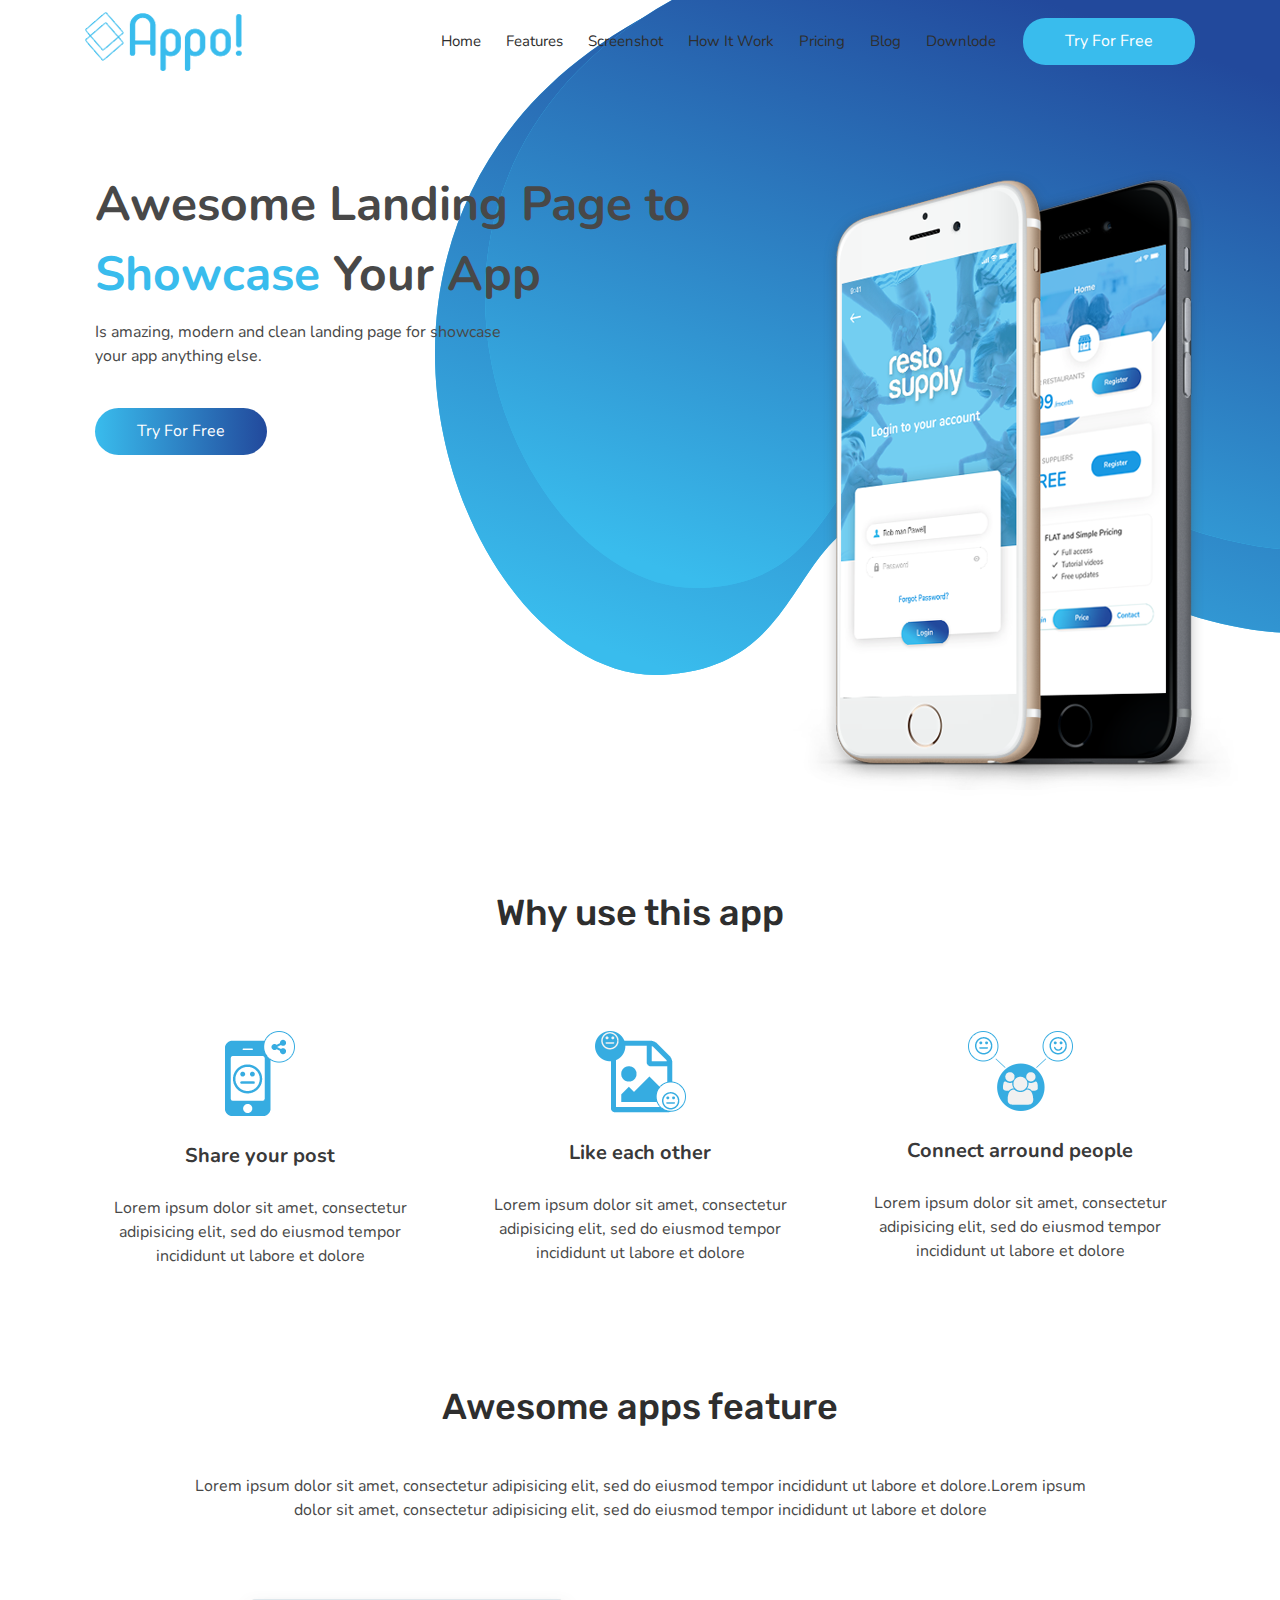
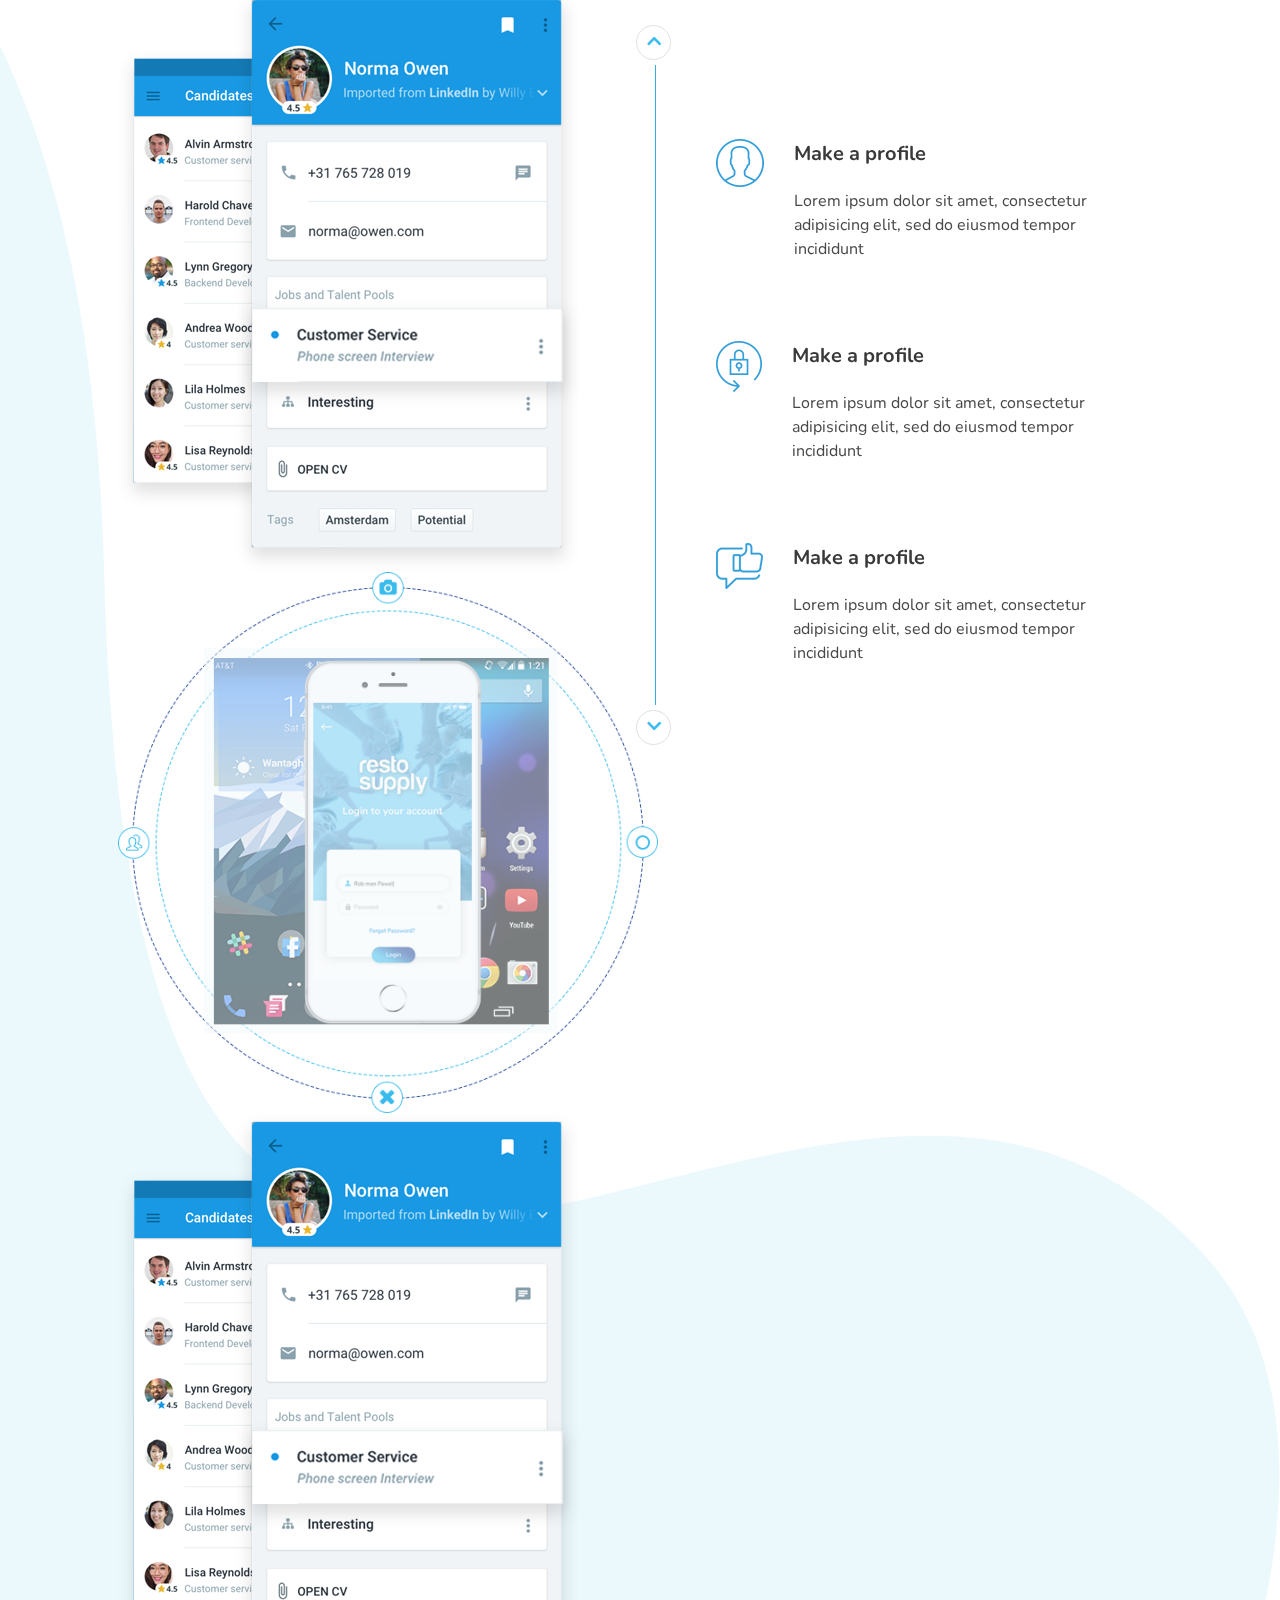
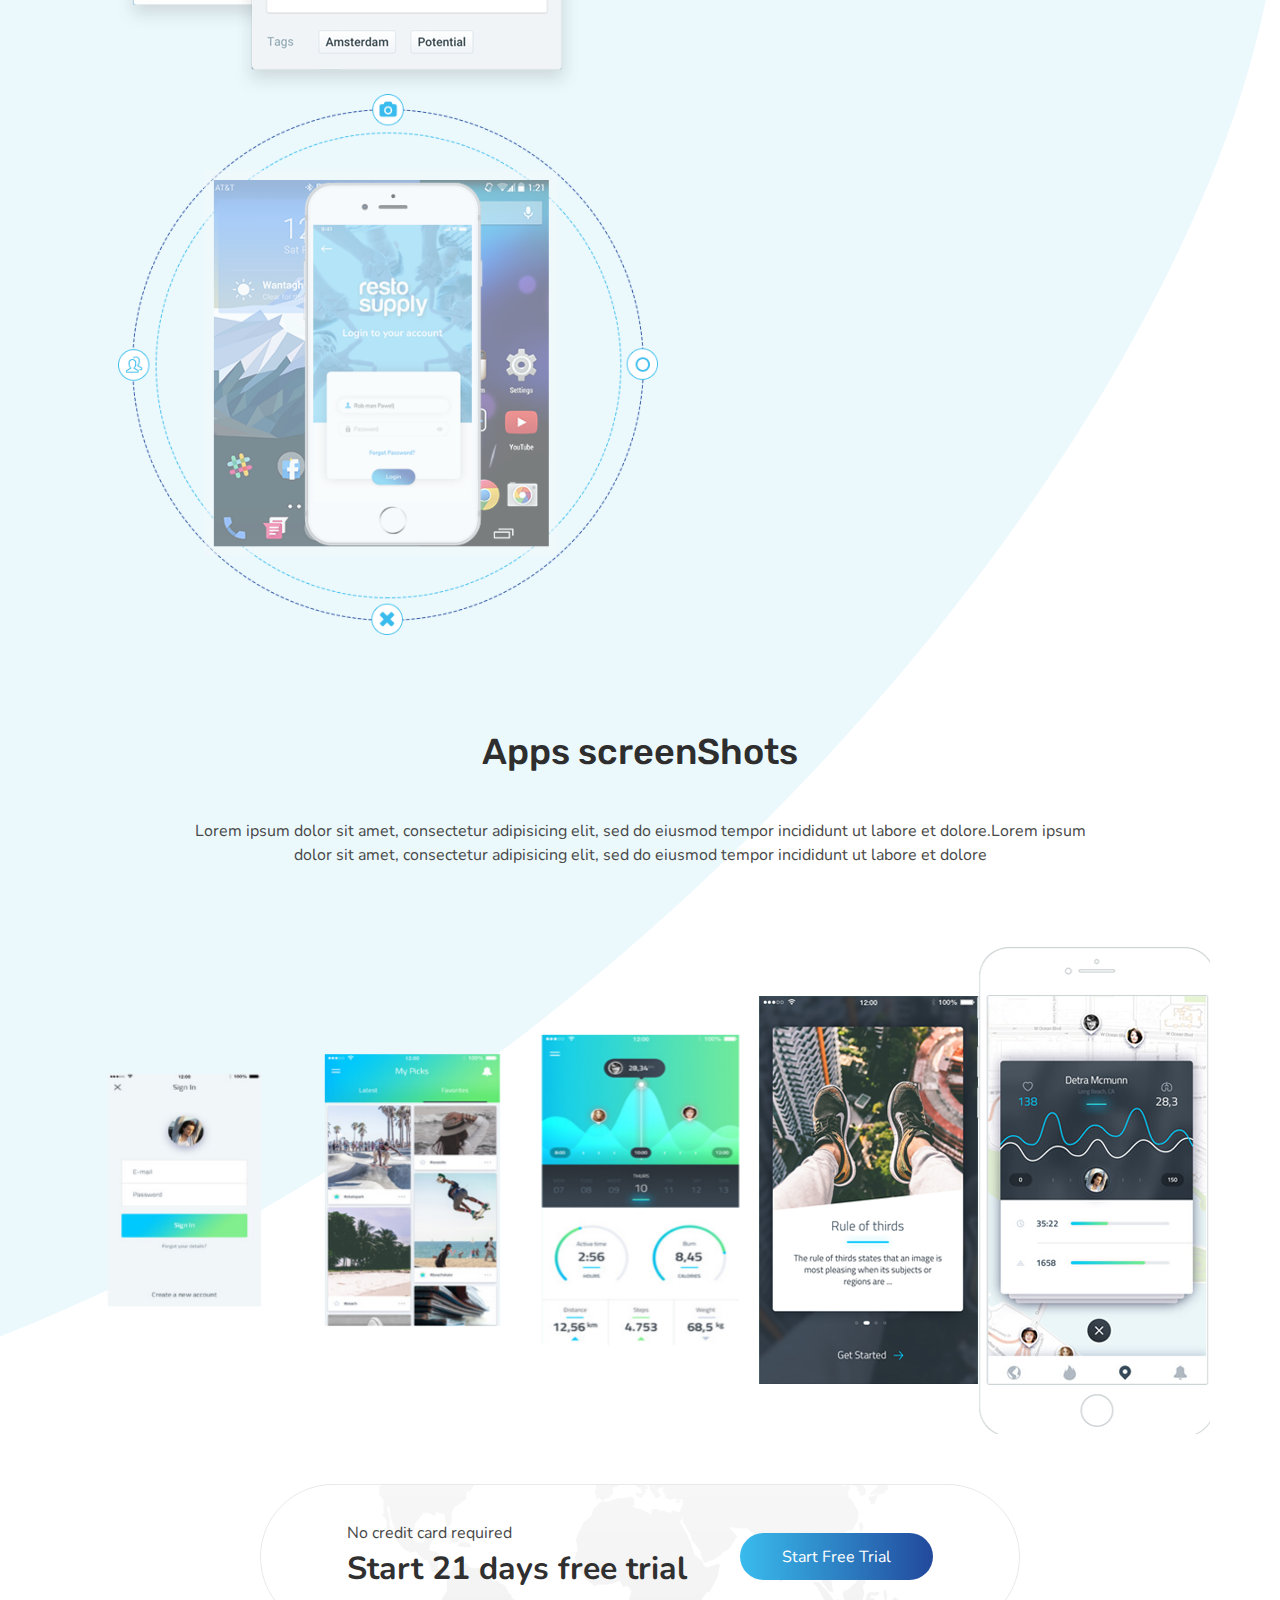
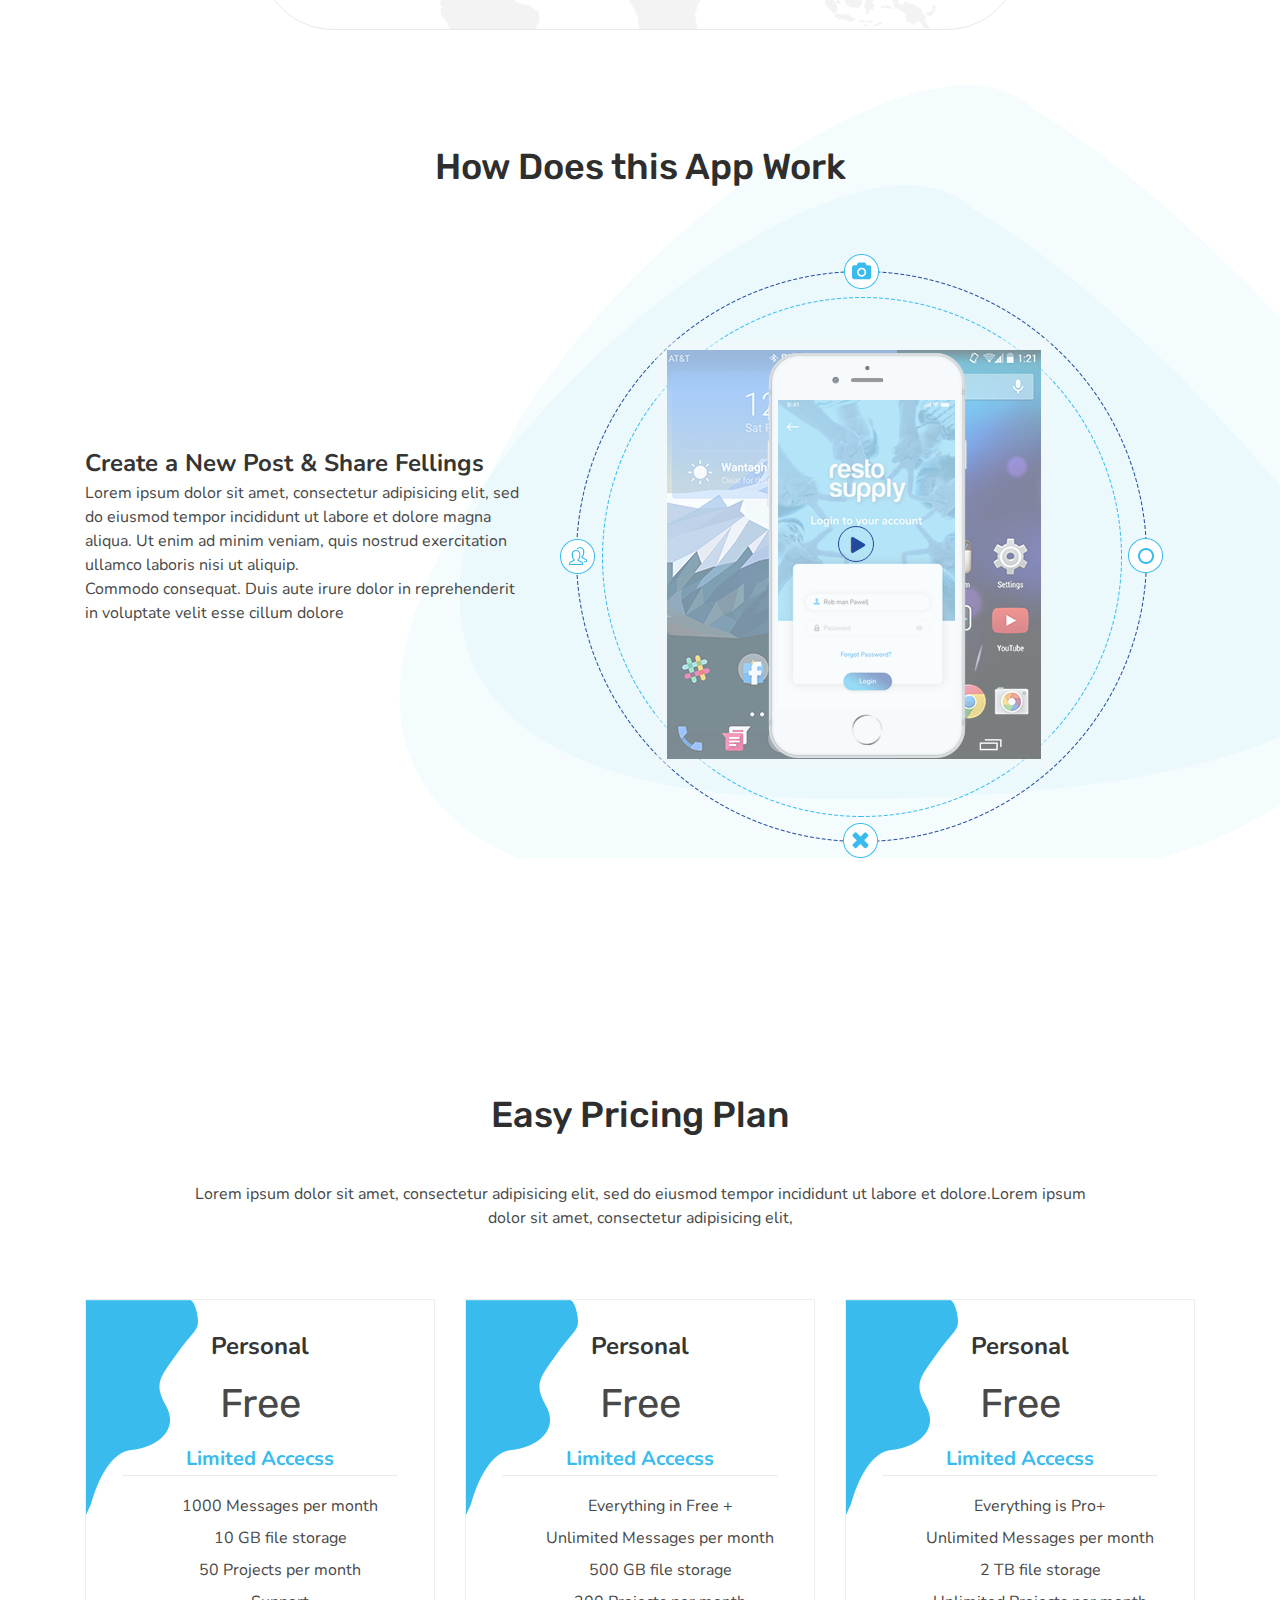
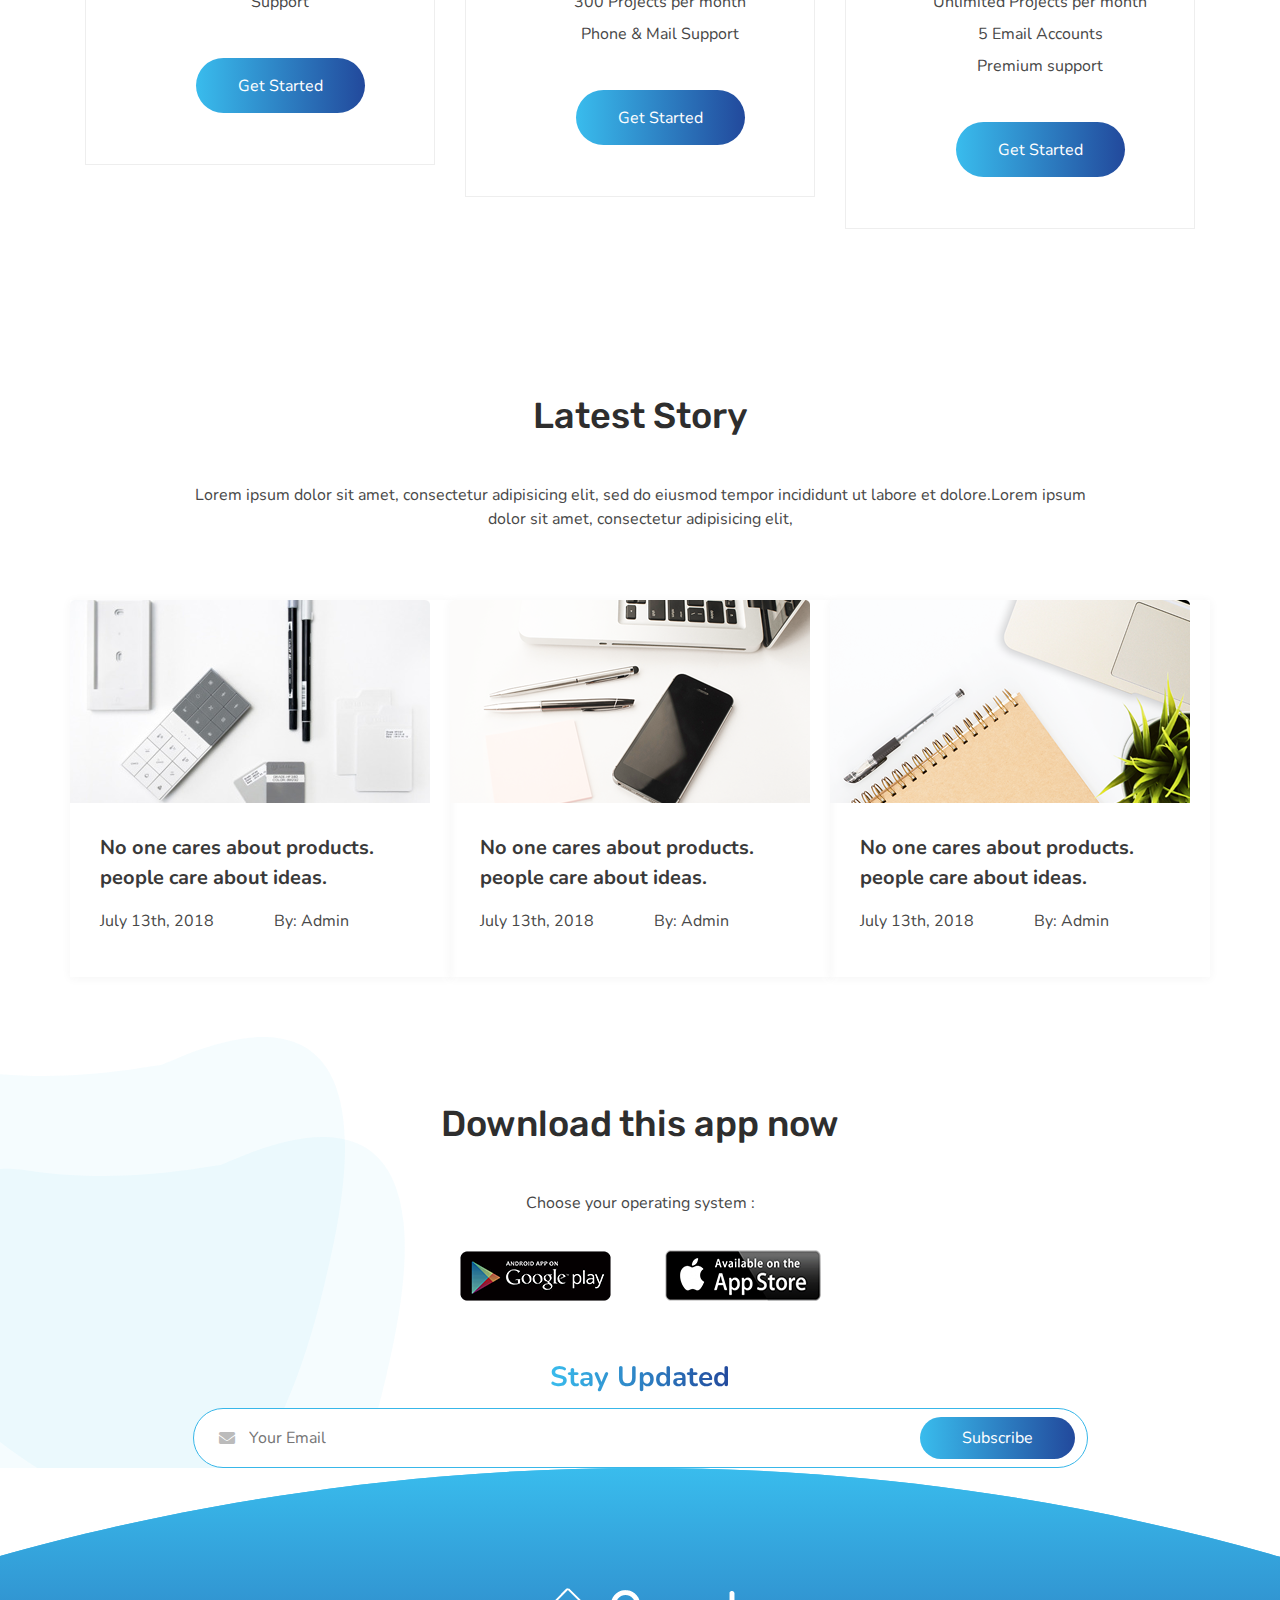
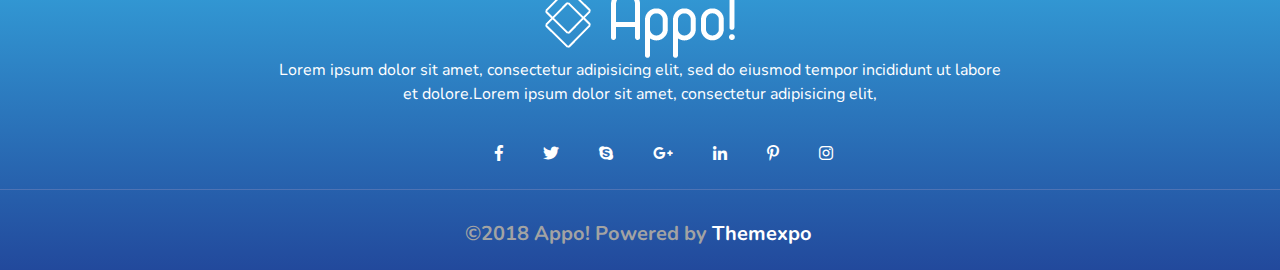
<file: index.html>
<!doctype html>
<html class="no-js" lang="en">

<head>
    <meta charset="utf-8">
    <meta http-equiv="x-ua-compatible" content="ie=edge">
    <title>Mcorpt.landing H1 page </title>
    <meta name="description" content="">
    <meta name="viewport" content="width=device-width, initial-scale=1, shrink-to-fit=no">
    <link rel="manifest" href="site.webmanifest">
    <link rel="apple-touch-icon" href="icon.png">
    <!-- Place favicon.ico in the root directory -->
    <link href="https://fonts.googleapis.com/css?family=Nunito:400,700|Rubik:500,700" rel="stylesheet">
    <link rel="stylesheet" href="assets/css/all.css">
    <link rel="stylesheet" href="assets/css/bootstrap-grid.css">
    <link rel="stylesheet" href="assets/css/tiny-slider.css">
    <link rel="stylesheet" href="assets/css/swiper.min.css">
    <link rel="stylesheet" href="assets/css/meanmenu.min.css">
    <link rel="stylesheet" href="assets/css/normalize.css">
    <link rel="stylesheet" href="assets/css/main.css">
    <link rel="stylesheet" href="assets/css/responsive.css">
</head>

<body>
    <!--[if lte IE 9]>
    <p class="browserupgrade">You are using an <strong>outdated</strong> browser. Please <a href="https://browsehappy.com/">upgrade your browser</a> to improve your experience and security.</p>
  <![endif]-->
    <!-- ===========header start======== -->
    <header>
        <div class="container d-lg-flex justify-content-between align-items-center">
            <div class="logo">
                <a href="#"><img src="assets/imgs/logo.png" alt="logo"></a>
            </div>
            <div class="menu-area d-lg-flex align-items-lg-center">
                <nav class="main-menu">
                    <ul class="d-lg-flex">
                        <li><a href="#">Home</a></li>
                        <li><a href="#">Features</a></li>
                        <li><a href="#">Screenshot</a></li>
                        <li><a href="#">How It Work</a></li>
                        <li><a href="#">Pricing</a></li>
                        <li><a href="#">Blog</a></li>
                        <li><a href="#">Downlode</a></li>
                    </ul>
                </nav>
                <a href="#" class="button-reverse d-none d-lg-block">Try For Free</a>
            </div>
        </div>
    </header>
    <!-- ===========header start======== -->
    <!-- ===========Hero banner section start======== -->
    <section class="hero">
        <div class="container">
            <div class="row">
                <div class="col-12 col-md-7">
                    <h1>Awesome Landing Page to <span class="color">Showcase</span> Your App</h1>
                    <p>Is amazing, modern and clean landing page for showcase your app anything else.</p>
                    <a href="#" class="button">Try For Free</a>
                </div>
                <div class="col-12 col-md-5">
                    <img class="img-fluid" src="assets/imgs/hero-mobile.png" alt="hero-mobile">
                </div>
            </div>
        </div>
    </section>
    <!-- ===========Hero banner section End======== -->
    <!-- ===========why use this app section start======== -->
    <section class="why-use">
        <div class="container text-center">
            <div class="row">
                <div class="col col-md-12 ">
                    <h2>Why use this app</h2>
                </div>
            </div>
            <div class="row">
                <div class="col-12 col-md-4 hover">
                    <img src="assets/imgs/why-icon1.png" alt="">
                    <a href="#"><h4>Share your post</h4></a>
                    <p>Lorem ipsum dolor sit amet, consectetur adipisicing elit, sed do eiusmod tempor incididunt ut labore et dolore</p>
                </div>
                <div class="col-12 col-md-4 hover">
                    <img src="assets/imgs/why-icon2.png" alt="">
                    <a href="#"><h4>Like each other</h4></a>
                    <p>Lorem ipsum dolor sit amet, consectetur adipisicing elit, sed do eiusmod tempor incididunt ut labore et dolore</p>
                </div>
                <div class="col-12 col-md-4 hover">
                    <img src="assets/imgs/why-icon3.png" alt="">
                    <a href="#"><h4>Connect arround people</h4></a>
                    <p>Lorem ipsum dolor sit amet, consectetur adipisicing elit, sed do eiusmod tempor incididunt ut labore et dolore</p>
                </div>
            </div>
        </div>
    </section>
    <!-- ===========why use this app section End======== -->
    <!-- ===========Apps section Start======== -->
    <section class="apps-feature">
        <div class="container">
            <!-- ==========row-1====== -->
            <div class="row text-center">
                <div class="col-12 col-md-10 offset-md-1">
                    <h2>Awesome apps feature</h2>
                    <p class="apps-feature-content">Lorem ipsum dolor sit amet, consectetur adipisicing elit, sed do eiusmod tempor incididunt ut labore et dolore.Lorem ipsum dolor sit amet, consectetur adipisicing elit, sed do eiusmod tempor incididunt ut labore et dolore </p>
                </div>
            </div>
            <!-- =======row-2======= -->
            <div id="tabs" class="row">
                <div class="col-12 col-md-6">
                    <div class="mobile-tab">
                        <div id="tab-1"><img class="img-fluid" src="assets/imgs/awesome-app.png" alt="mobile-tab"></div>
                        <div id="tab-2"><img class="img-fluid" src="assets/imgs/app-video.png" alt="mobile-tab"></div>
                        <div id="tab-3"><img class="img-fluid" src="assets/imgs/awesome-app.png" alt="mobile-tab"></div>
                        <div id="tab-4"><img class="img-fluid" src="assets/imgs/app-video.png" alt="mobile-tab"></div>
                    </div>
                </div>
                <div class="col-12 col-md-6">
                    <div class="apps-user-tab">
                        <!-- <i class="fas fa-chevron-up swiper-button-prev"></i> -->
                        <ul  id="my-slider">
                            <li class="my-slider-img">
                                <div class="app-user active d-flex align-items-start">
                                    <a href="#tab-1"><img src="assets/imgs/app-user-icon-1.png" alt="user-icon"></a>
                                    <div class="app-user-content">
                                        <h4>Make a profile</h4>
                                        <p>Lorem ipsum dolor sit amet, consectetur adipisicing elit, sed do eiusmod tempor incididunt </p>
                                    </div>
                                </div>
                            </li>
                            <li class="my-slider-img">
                                <div class="app-user d-flex align-items-start">
                                    <a href="#tab-2"><img src="assets/imgs/app-user-icon-2.png" alt="user-icon"></a>
                                    <div class="app-user-content">
                                        <h4>Make a profile</h4>
                                        <p>Lorem ipsum dolor sit amet, consectetur adipisicing elit, sed do eiusmod tempor incididunt </p>
                                    </div>
                                </div>
                            </li>
                            <li class="my-slider-img">
                                <div class="app-user d-flex align-items-start">
                                    <a href="#tab-3"><img src="assets/imgs/app-user-icon-3.png" alt="user-icon"></a>
                                    <div class="app-user-content">
                                        <h4>Make a profile</h4>
                                        <p>Lorem ipsum dolor sit amet, consectetur adipisicing elit, sed do eiusmod tempor incididunt </p>
                                    </div>
                                </div>
                            </li>
                            <li class="my-slider-img">
                                <div class="app-user d-flex align-items-start">
                                    <a href="#tab-4"><img src="assets/imgs/app-user-icon-3.png" alt="user-icon"></a>
                                    <div class="app-user-content">
                                        <h4>Make a profile</h4>
                                        <p>Lorem ipsum dolor sit amet, consectetur adipisicing elit, sed do eiusmod tempor incididunt </p>
                                    </div>
                                </div>
                            </li>
                        </ul>
                        <!-- <i class="fas fa-chevron-down swiper-button-next"></i> -->
                    </div>
                </div>
            </div>
            <!-- =======apps screenshots start===== -->
            <div class="row text-center apps-screenshots">
                <div class="col-12 col-md-10 offset-md-1">
                    <h2>Apps screenShots</h2>
                    <p class=" apps-screenshots-content">Lorem ipsum dolor sit amet, consectetur adipisicing elit, sed do eiusmod tempor incididunt ut labore et dolore.Lorem ipsum dolor sit amet, consectetur adipisicing elit, sed do eiusmod tempor incididunt ut labore et dolore </p>
                </div>
                <div class="swiper-container">
                    <div class="slider-bg"></div>
                    <div class="swiper-wrapper">
                        <div class="swiper-slide "><img src="assets/imgs/screen1.jpg" alt=""></div>
                        <div class="swiper-slide "><img src="assets/imgs/screen2.jpg" alt=""></div>
                        <div class="swiper-slide "><img src="assets/imgs/screen3.jpg" alt=""></div>
                        <div class="swiper-slide "><img src="assets/imgs/screen4.jpg" alt=""></div>
                        <div class="swiper-slide "><img src="assets/imgs/screen5.jpg" alt=""></div>
                        <div class="swiper-slide "><img src="assets/imgs/screen3.jpg" alt=""></div>
                    </div>
                </div>
            </div>
        </div>
    </section>
    <!-- ===========Apps section End======== -->
    <!-- ===========free-trail start======== -->
    <section class="free-trail">
        <div class="container">
            <div class="row">
                <div class=" start-trial col-12 col-md-8 offset-md-2 d-flex align-items-center justify-content-between">
                    <div>
                        <p>No credit card required</p>
                        <p class="count-down">Start 21 days free trial</h2>
                    </div>
                    <a class="button" href="#">Start Free Trial</a>
                </div>
            </div>
        </div>
    </section>
    <!-- ===========free-trail End======== -->
    <!-- ===========how does work section start======== -->
    <section class="how-do-it">
        <div class="container test">
            <div class="row text-center">
                <div class="col-12 col-md-12">
                    <h2>How Does this App Work</h2>
                </div>
            </div>
            <div class="row">
                <div class="col-12 col-md-5 how-content">
                    <h3>Create a New Post & Share Fellings</h3>
                    <p>Lorem ipsum dolor sit amet, consectetur adipisicing elit, sed do eiusmod tempor incididunt ut labore et dolore magna aliqua. Ut enim ad minim veniam, quis nostrud exercitation ullamco laboris nisi ut aliquip.</p>
                    <p>Commodo consequat. Duis aute irure dolor in reprehenderit in voluptate velit esse cillum dolore</p>
                </div>
                <div class="col-12 col-md-7">
                    <img class="app-video width-100" src="assets/imgs/app-video.png" alt="app-video">
                   <a href="#"><span class="play-button"><i class="fas fa-play text-center"></i></span></a> 
                </div>
            </div>
        </div>
    </section>
    <!-- ===========how does work section End======== -->
    <!-- ===========pricing start======== -->
    <section class="pricing-table">
        <div class="container">
            <div class="row text-center">
                <div class="col-12 col-md-10 offset-md-1">
                    <h2>Easy Pricing Plan</h2>
                    <p class="pricing-table-content">Lorem ipsum dolor sit amet, consectetur adipisicing elit, sed do eiusmod tempor incididunt ut labore et dolore.Lorem ipsum dolor sit amet, consectetur adipisicing elit, </p>
                </div>
            </div>
            <div class="row">
                <div class="col-12 col-md-4">
                    <div class="pricing text-center">
                        <h3>Personal</h3>
                        <p class="price">Free</p>
                        <h4 class="permission">Limited Accecss</h4>
                        <ul class="list-unstyled">
                            <li>1000 Messages per month</li>
                            <li>10 GB file storage</li>
                            <li>50 Projects per month</li>
                            <li class="last-content">Support</li>
                            <li><a class="button" href="#">Get Started </a></li>
                        </ul>
                    </div>
                </div>
                <div class="col-12 col-md-4">
                    <div class="pricing text-center">
                        <h3>Personal</h3>
                        <p class="price">Free</p>
                        <h4 class="permission">Limited Accecss</h4>
                        <ul>
                            <li>Everything in Free +</li>
                            <li>Unlimited Messages per month</li>
                            <li>500 GB file storage</li>
                            <li>300 Projects per month</li>
                            <li class="last-content">Phone & Mail Support</li>
                            <li><a class="button" href="#">Get Started </a></li>
                        </ul>
                    </div>
                </div>
                <div class="col-12 col-md-4 ">
                    <div class="pricing text-center ">
                        <h3>Personal</h3>
                        <p class="price">Free</p>
                        <h4 class="permission">Limited Accecss</h4>
                        <ul class="list-unstyled">
                            <li>Everything is Pro+</li>
                            <li>Unlimited Messages per month</li>
                            <li>2 TB file storage</li>
                            <li>Unlimited Projects per month</li>
                            <li>5 Email Accounts</li>
                            <li class="last-content">Premium support</li>
                            <li><a class="button" href="#">Get Started </a></li>
                        </ul>
                    </div>
                </div>
            </div>
        </div>
    </section>
    <!-- ===========pricing End======== -->
    <!-- ===========blog start======== -->
    <section class="blog">
        <div class="container">
            <div class="row text-center">
                <div class="col-12 col-md-10 offset-md-1">
                    <h2>Latest Story</h2>
                    <p class="blog-discription">Lorem ipsum dolor sit amet, consectetur adipisicing elit, sed do eiusmod tempor incididunt ut labore et dolore.Lorem ipsum dolor sit amet, consectetur adipisicing elit, </p>
                </div>
            </div>
            <div class="row">
                <div class="col-12 col-md-4 blog-content">
                    <img src="assets/imgs/blog1.png" alt="">
                    <a href="#"><h4>No one cares about products. people care about ideas.</h4></a>
                    <ul class="list-unstyled">
                        <a href="#"><li>July 13th, 2018</li></a>
                        <li>By: <a href="#">Admin</a></li>
                    </ul>
                </div>
                <div class="col-12 col-md-4 blog-content">
                    <img src="assets/imgs/blog2.png" alt="">
                    <a href="#"><h4>No one cares about products. people care about ideas.</h4></a>
                    <ul class="list-unstyled">
                        <a href="#"><li>July 13th, 2018</li></a>
                        <li>By: <a href="#">Admin</a></li>
                    </ul>
                </div>
                <div class="col-12 col-md-4 blog-content">
                    <img src="assets/imgs/blog3.png" alt="">
                    <a href="#"><h4>No one cares about products. people care about ideas.</h4></a>
                    <ul class="list-unstyled">
                        <a href="#"><li>July 13th, 2018</li></a>
                        <li>By: <a href="#">Admin</a></li>
                    </ul>
                </div>
            </div>
        </div>
    </section>
    <!-- ===========blog End======== -->
    <!-- ===========download start======== -->
    <section class="download">
        <div class="container">
            <div class="row">
                 <div class="col-12 col-md-12 text-center">
                     <h2>Download this app now</h2>
                     <p>Choose your operating system :</p>
                     <div class="download-logo">
                        <a href="#"><img src="assets/imgs/download-logo1.png" alt="play store"></a>
                        <a href="#"><img src="assets/imgs/download-logo2.png" alt="app store"></a>
                     </div>
                     <p class="app-update">Stay Updated</p>
                 </div>
            </div>
            <div class="app-form col-12 col-md-10 offset-md-1 text-center">
                <form class="d-md-flex justify-content-between" action="">
                    <input class=".fa-envelope:before" type="email" name="email" placeholder="Your Email">
                    <i class="fas fa-envelope"></i>
                    <button class="button">Subscribe</button>
                </form>
            </div>
        </div>
    </section>
    <!-- ===========download End======== -->
    <!-- ===========footer start======== -->
    <footer class="footer">
        <div class="container">
            <div class="row">
                <div class="col-12 col-md-8 offset-md-2 text-center">
                    <img src="assets/imgs/logo2.png" alt="logo">
                    <p>Lorem ipsum dolor sit amet, consectetur adipisicing elit, sed do eiusmod tempor incididunt ut labore et dolore.Lorem ipsum dolor sit amet, consectetur adipisicing elit, </p>
                </div>
            </div>
            <div class="row">
                <div class="col-12 col-md-4 offset-md-4 social-icon">
                    <ul class="list-unstyled d-flex">
                        <li><a href="#"><i class="fab fa-facebook-f"></i></a></li>
                        <li><a href="#"><i class="fab fa-twitter"></i></a></li>
                        <li><a href="#"><i class="fab fa-skype"></i></a></li>
                        <li><a href="#"><i class="fab fa-google-plus-g"></i></a></li>
                        <li><a href="#"><i class="fab fa-linkedin-in"></i></a></li>
                        <li><a href="#"><i class="fab fa-pinterest-p"></i></a></li>
                        <li><a href="#"><i class="fab fa-instagram"></i></a></li>
                    </ul>
                    <h4>&copy;2018 Appo! Powered by <a href="#">Themexpo</a></h4>
                </div>
            </div>
        </div>
    </footer>
    <!-- ===========footer End======== -->
    <script src="assets/js/vendor/modernizr-3.6.0.min.js"></script>
    <script src="assets/js/vendor/jquery-3.3.1.min.js"></script>
    <script src="assets/js/plugins.js"></script>
    <script src="assets/js/tiny-slider.js"></script>
    <script src="assets/js/jquery.meanmenu.min.js"></script>
    <script src="assets/js/swiper.min.js"></script>
    <script src="assets/js/jquery-ui-1.9.2.custom.min.js"></script>
    <script src="assets/js/jquery.sticky.js"></script>
    <script src="assets/js/main.js"></script>
</body>

</html>
</file>
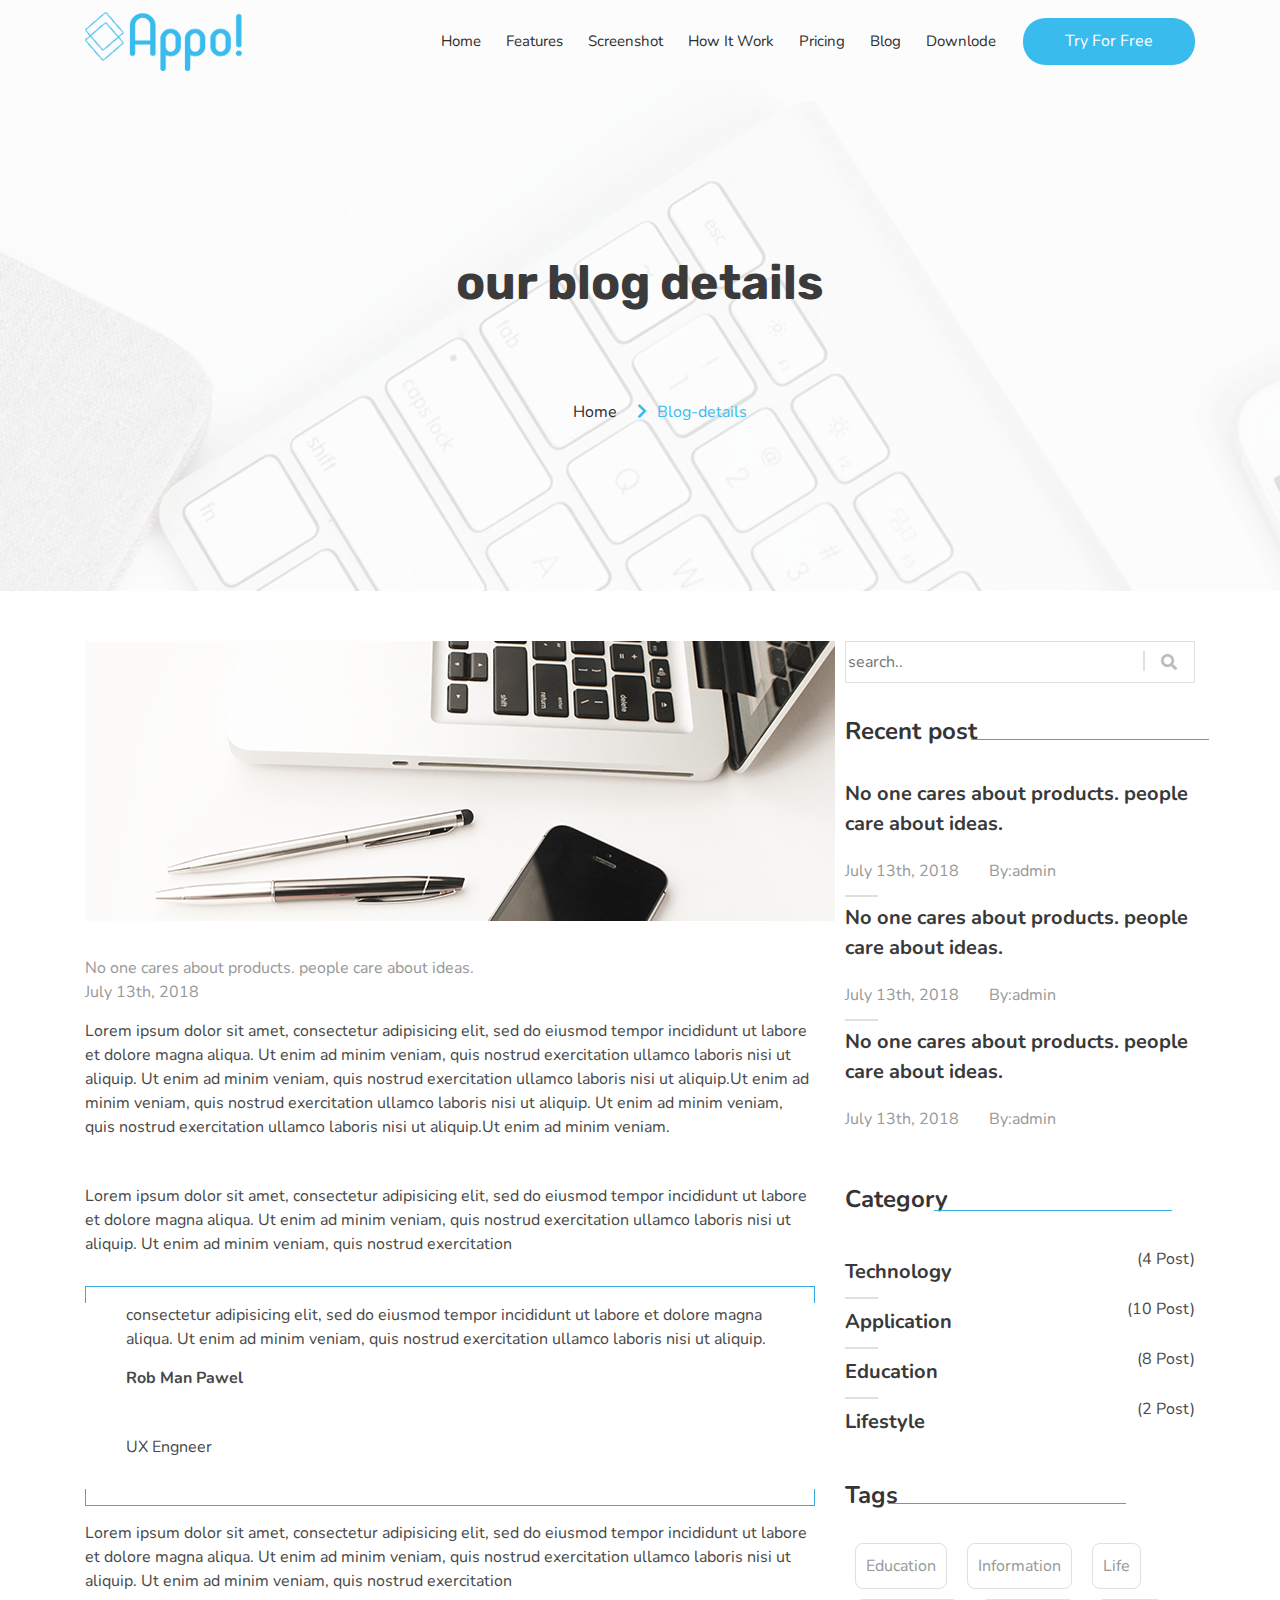
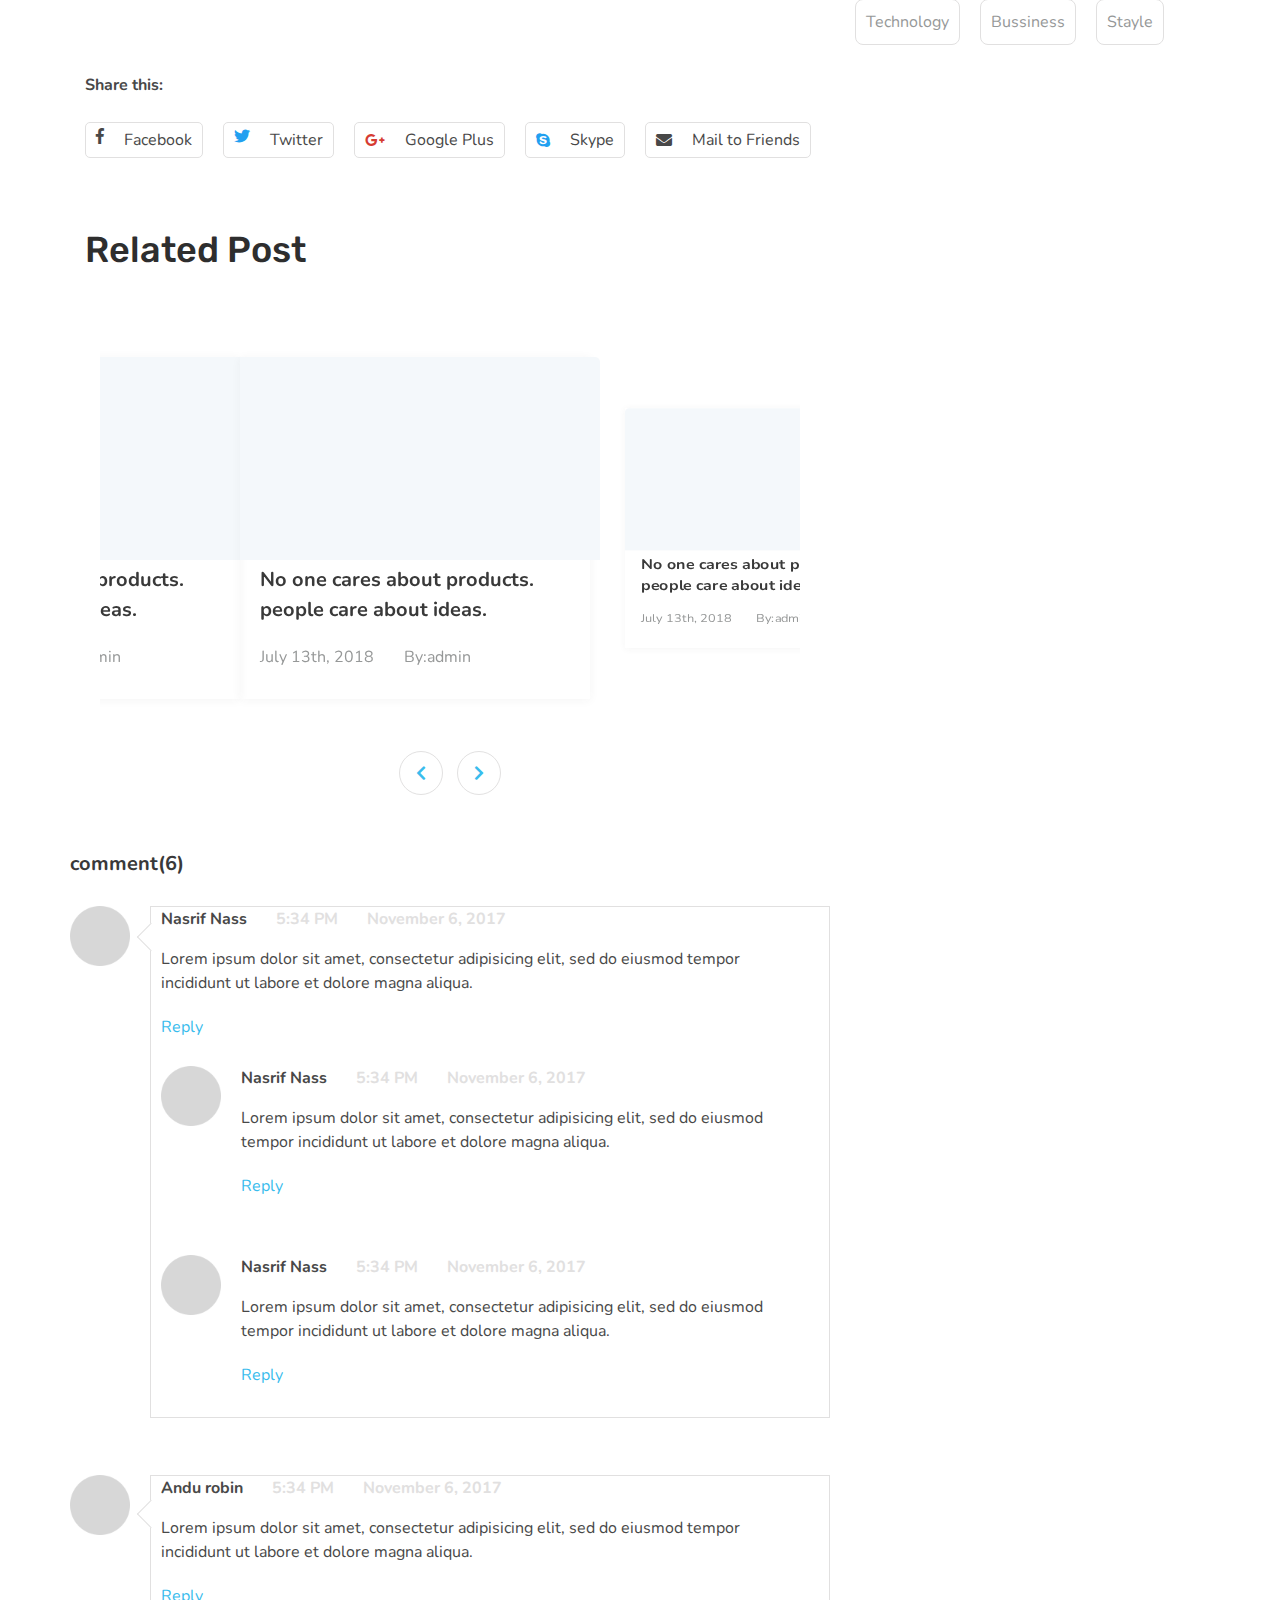
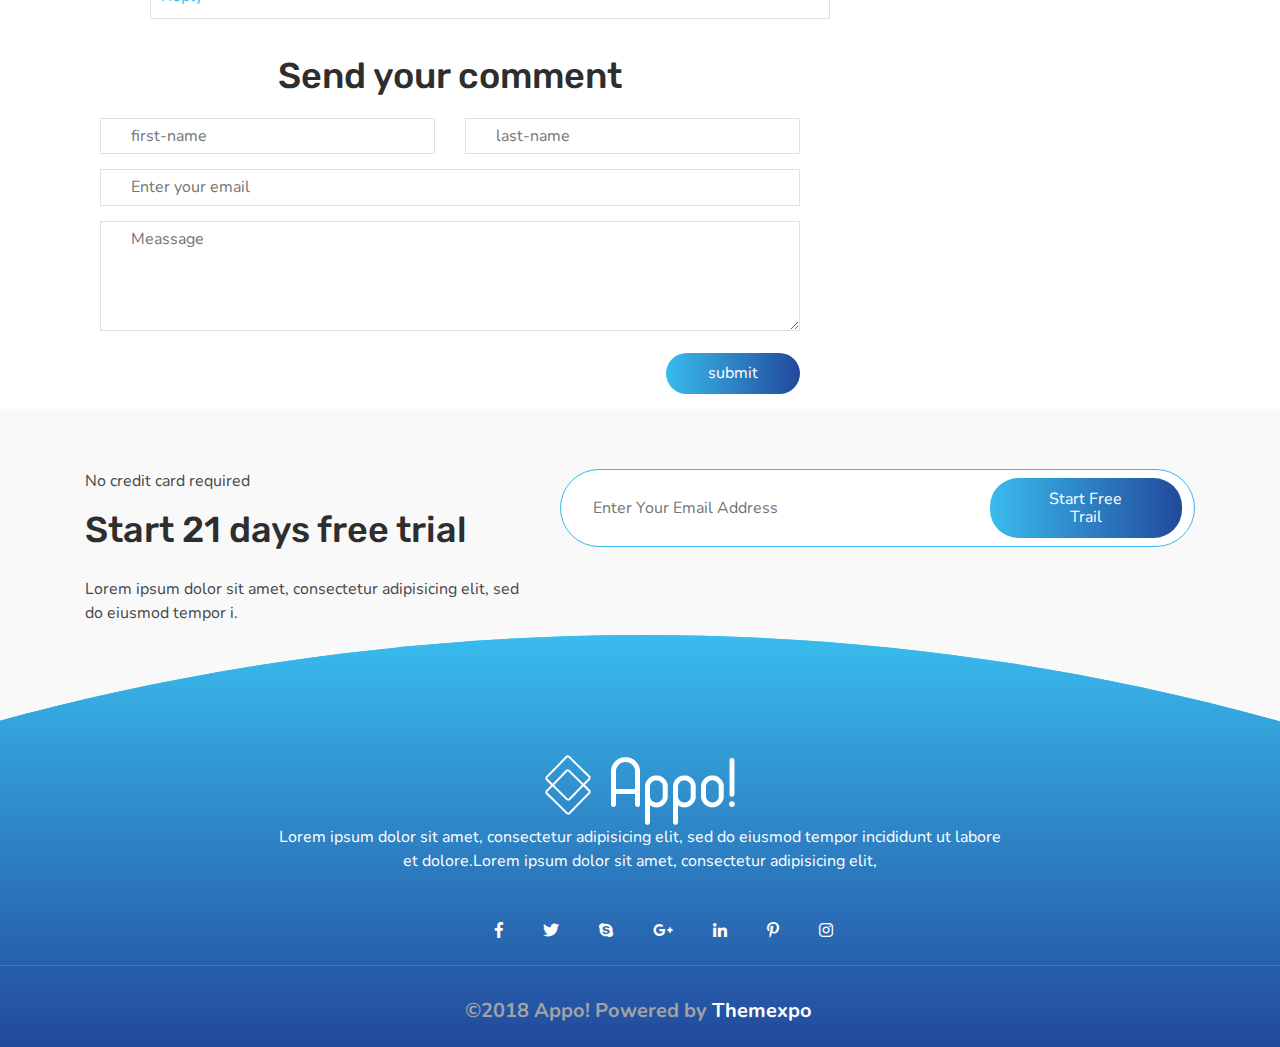
<file: blog-details.html>
<!doctype html>
<html class="no-js" lang="en">

<head>
    <meta charset="utf-8">
    <meta http-equiv="x-ua-compatible" content="ie=edge">
    <title>Mcorpt.landing blog details page </title>
    <meta name="description" content="">
    <meta name="viewport" content="width=device-width, initial-scale=1, shrink-to-fit=no">
    <link rel="manifest" href="site.webmanifest">
    <link rel="apple-touch-icon" href="icon.png">
    <!-- Place favicon.ico in the root directory -->
    <link href="https://fonts.googleapis.com/css?family=Nunito:400,700|Rubik:500,700" rel="stylesheet">
    <link rel="stylesheet" href="assets/css/all.css">
    <link rel="stylesheet" href="assets/css/bootstrap-grid.css">
    <link rel="stylesheet" href="assets/css/meanmenu.min.css">
    <link rel="stylesheet" href="assets/css/swiper.min.css">
    <link rel="stylesheet" href="assets/css/normalize.css">
    <link rel="stylesheet" href="assets/css/main.css">
    <link rel="stylesheet" href="assets/css/responsive.css">
</head>

<body>
    <!--[if lte IE 9]>
    <p class="browserupgrade">You are using an <strong>outdated</strong> browser. Please <a href="https://browsehappy.com/">upgrade your browser</a> to improve your experience and security.</p>
  <![endif]-->
    <!-- ===========header start======== -->
    <header>
        <div class="container d-lg-flex justify-content-between align-items-center">
            <div class="logo">
                <a href="#"><img src="assets/imgs/logo.png" alt="logo"></a>
            </div>
            <div class="menu-area d-lg-flex align-items-lg-center">
                <nav class="main-menu">
                    <ul class="d-lg-flex">
                        <li><a href="#">Home</a></li>
                        <li><a href="#">Features</a></li>
                        <li><a href="#">Screenshot</a></li>
                        <li><a href="#">How It Work</a></li>
                        <li><a href="#">Pricing</a></li>
                        <li><a href="#">Blog</a></li>
                        <li><a href="#">Downlode</a></li>
                    </ul>
                </nav>
                <a href="#" class="button-reverse d-none d-lg-block">Try For Free</a>
            </div>
        </div>
    </header>
    <!-- ===========header end======== -->
    <!-- ===========slider-start======== -->
<section id="hero-bd">
    <div class="container">
        <div class="row">
            <div class="col-lg-12 text-center">
                <h1>our blog details</h1>
                <ul class="d-flex justify-content-center">
                    <li><a href="#">Home</a></li>
                    <li class="color"><i class="fas fa-chevron-right"></i>Blog-details</li>
                </ul>
            </div>
        </div>
    </div>
</section>
    <!-- ===========slider end======== -->
    <!-- ===========post start======== -->
    <section class="bd-post">
        <div class="container">
            <div class="row">
                <div class="col-lg-8">
                    <img src="assets/imgs/blog-img1.png" alt="">
                    <div class="bd-post-description">
                        <a href="#">No one cares about products. people care about ideas.</a>
                        <a href="#">July 13th, 2018</a>
                        <p>Lorem ipsum dolor sit amet, consectetur adipisicing elit, sed do eiusmod tempor incididunt ut labore et dolore magna aliqua. Ut enim ad minim veniam, quis nostrud exercitation ullamco laboris nisi ut aliquip. Ut enim ad minim veniam, quis nostrud exercitation ullamco laboris nisi ut aliquip.Ut enim ad minim veniam, quis nostrud exercitation ullamco laboris nisi ut aliquip. Ut enim ad minim veniam, quis nostrud exercitation ullamco laboris nisi ut aliquip.Ut enim ad minim veniam.</p>
                        <p>Lorem ipsum dolor sit amet, consectetur adipisicing elit, sed do eiusmod tempor incididunt ut labore et dolore magna aliqua. Ut enim ad minim veniam, quis nostrud exercitation ullamco laboris nisi ut aliquip. Ut enim ad minim veniam, quis nostrud exercitation </p>
                        <div class="bd-block">
                            <blockquote class="bd-blockquote">
                                consectetur adipisicing elit, sed do eiusmod tempor incididunt ut labore et dolore magna aliqua. Ut enim ad minim veniam, quis nostrud exercitation ullamco laboris nisi ut aliquip. 
                                <p class="name">Rob Man Pawel</p>
                                <p>UX Engneer</p>
                            </blockquote>
                        </div>
                        
                        <p>Lorem ipsum dolor sit amet, consectetur adipisicing elit, sed do eiusmod tempor incididunt ut labore et dolore magna aliqua. Ut enim ad minim veniam, quis nostrud exercitation ullamco laboris nisi ut aliquip. Ut enim ad minim veniam, quis nostrud exercitation </p>
                    </div>
                    <p class="bd-share">Share this:</p>
                    <div class="bd-social-icon d-flex">
                        <a href="#" class="d-flex align-content-center">
                            <i class="fab fa-facebook-f"></i>
                            Facebook
                        </a>
                        <a href="#" class="d-flex align-content-center">
                            <i class="fab fa-twitter"></i>
                            Twitter
                        </a>
                        <a href="#" class="d-flex align-items-center">
                            <i class="fab fa-google-plus-g"></i>
                            Google Plus
                        </a>
                        <a href="#" class="d-flex align-items-center">
                            <i class="fab fa-skype"></i>
                            Skype
                        </a>
                        <a href="#" class="d-flex align-items-center">
                            <i class="fas fa-envelope"></i>
                            Mail to Friends
                        </a>
                    </div>




                    <div class="bd-releted-post">
                        <h2>Related Post</h2>
                        <div class="col-md-12">
                            <div class="swiper-container rp-icon">
                                <div class="swiper-wrapper">
                                    <div class="col-md-6 bd-rp-content pad swiper-slide">
                                        <img src="assets/imgs/releted-post.png" alt="">
                                        <div class="bd-rp-description">
                                            <a href="#"><h4>No one cares about products.  people care about ideas.</h4></a>
                                            <div class="d-flex  bd-recent-post-time">
                                                <a href="#">July 13th, 2018</a>
                                                <a href="#">By:admin</a>
                                            </div>
                                        </div>
                                    </div>
                                    <div class="col-md-6 bd-rp-content pad swiper-slide">
                                        <img src="assets/imgs/releted-post.png" alt="">
                                        <div class="bd-rp-description">
                                            <a href="#"><h4>No one cares about products.  people care about ideas.</h4></a>
                                            <div class="d-flex  bd-recent-post-time">
                                                <a href="#">July 13th, 2018</a>
                                                <a href="#">By:admin</a>
                                            </div>
                                        </div>
                                    </div>
                                    <div class="col-md-6 bd-rp-content pad swiper-slide">
                                        <img src="assets/imgs/releted-post.png" alt="">
                                        <div class="bd-rp-description">
                                            <a href="#"><h4>No one cares about products.  people care about ideas.</h4></a>
                                            <div class="d-flex  bd-recent-post-time">
                                                <a href="#">July 13th, 2018</a>
                                                <a href="#">By:admin</a>
                                            </div>
                                        </div>
                                    </div>
                                    <div class="col-md-6 bd-rp-content pad swiper-slide">
                                        <img src="assets/imgs/releted-post.png" alt="">
                                        <div class="bd-rp-description">
                                            <a href="#"><h4>No one cares about products.  people care about ideas.</h4></a>
                                            <div class="d-flex  bd-recent-post-time">
                                                <a href="#">July 13th, 2018</a>
                                                <a href="#">By:admin</a>
                                            </div>
                                        </div>
                                    </div>
                                </div>
                            </div>
                            <div class="swiper-button-next bd-next"><i class="fas fa-chevron-right"></i></div>
                            <div class="swiper-button-prev bd-prev"><i class="fas fa-chevron-left"></i></div>
                        </div>
                    </div>
                </div>
                <div class="col-lg-4 bd-post-right">
                    <form action="">
                        <input type="text" placeholder="search..">
                        <i class="fas fa-search"></i>
                    </form>
                    <h3 class="bd-pr-after">Recent post</h3>
                    <div class="bd-recent-post">
                        <a href="">No one cares about products. people care about ideas.</a>
                        <div class="d-flex bd-recent-post-time">
                            <a class="bd-date" href="#">July 13th, 2018</a>
                            <a href="#">By:admin</a>
                        </div>
                    </div>
                    <div class="bd-recent-post">
                        <a href="">No one cares about products. people care about ideas.</a>
                        <div class="d-flex  bd-recent-post-time">
                            <a class="bd-date"  href="#">July 13th, 2018</a>
                            <a href="#">By:admin</a>
                        </div>
                    </div>
                    <div class="bd-recent-post">
                        <a href="">No one cares about products. people care about ideas.</a>
                        <div class="d-flex  bd-recent-post-time">
                            <a href="#">July 13th, 2018</a>
                            <a href="#">By:admin</a>
                        </div>
                    </div>
                    <h3 class="bd-pr-after2">Category</h3>
                    <div class="d-flex justify-content-between bd-category">
                        <a class="bd-date" href="#">Technology</a>
                        <p>(4 Post)</p>
                    </div>
                    <div class="d-flex justify-content-between bd-category">
                        <a class="bd-date" href="#">Application</a>
                        <p>(10 Post)</p>
                    </div>
                    <div class="d-flex justify-content-between bd-category">
                        <a class="bd-date" href="#">Education</a>
                        <p>(8 Post)</p>
                    </div>
                    <div class="d-flex justify-content-between bd-category">
                        <a href="#">Lifestyle</a>
                        <p>(2 Post)</p>
                    </div>
                    <h3 class="bd-pr-after3">Tags</h3>
                    <div class="d-flex bd-tags">
                        <a href="#">Education</a>
                        <a href="#">Information</a>
                        <a href="#">Life</a>
                    </div>
                    <div class="d-flex bd-tags">
                        <a href="#">Technology</a>
                        <a href="#">Bussiness</a>
                        <a href="#">Stayle</a>
                    </div>
                </div>
            </div>
        </div>
    </section>
    <!-- ===========post end======== -->
    <!-- ===========comment start======== -->
    <div class="container">
        <div class="row">
            <div class="col-md-8 pad">
                <div class="bd-comment">
                    <h4>comment(6)</h4>
                    <div class="bd-media">
                        <img src="assets/imgs/comment.png" alt="">
                        <div class="bd-media-body bd-mb-border">
                            <p>Nasrif Nass <span>5:34 PM </span><span>   November 6, 2017</span></p>
                            <p>Lorem ipsum dolor sit amet, consectetur adipisicing elit, sed do eiusmod tempor incididunt ut labore et dolore magna aliqua. </p>
                            <a href="#">Reply</a>  
                            <div class="bd-media">
                                <img src="assets/imgs/comment.png" alt="">
                                <div class="bd-media-body">
                                    <p>Nasrif Nass <span>5:34 PM </span><span>   November 6, 2017</span></p>
                                    <p>Lorem ipsum dolor sit amet, consectetur adipisicing elit, sed do eiusmod tempor incididunt ut labore et dolore magna aliqua. </p>
                                    <a href="#">Reply</a>
                                </div>
                            </div>
                            <div class="bd-media">
                                <img src="assets/imgs/comment.png" alt="">
                                <div class="bd-media-body">
                                    <p>Nasrif Nass <span>5:34 PM </span><span>   November 6, 2017</span></p>
                                    <p>Lorem ipsum dolor sit amet, consectetur adipisicing elit, sed do eiusmod tempor incididunt ut labore et dolore magna aliqua. </p>
                                    <a href="#">Reply</a>
                                </div>
                            </div>
                        </div>
                    </div>
                    <div class="bd-media">
                        <img src="assets/imgs/comment.png" alt="">
                        <div class="bd-media-body bd-mb-border2">
                            <p>Andu robin <span>5:34 PM </span><span>   November 6, 2017</span></p>
                            <p>Lorem ipsum dolor sit amet, consectetur adipisicing elit, sed do eiusmod tempor incididunt ut labore et dolore magna aliqua. </p>
                            <a href="#">Reply</a>
                        </div>
                    </div>
                </div>
            </div>
        </div>
    </div>
    <!-- ===========comment end======== -->
    <!-- ===========form start======== -->
<section class="bd-comment-box">
    <div class="container">
        <div class="row">
            <div class="col-12 col-md-8 bd-mb">
                <h2 class="text-center">Send your comment</h2>
            </div>
        </div>
        <form action="#">
            <div class="row">
                <div class="col-12 col-md-8">
                    <div class="d-md-flex bd-mb">
                        <div class="col-12 col-md-6">
                            <input class="bd-input" type="text" name="First-name" placeholder="first-name">
                        </div>
                        <div class="col-12 col-md-6">
                            <input class="bd-input" type="text" name="Last-name" placeholder="last-name">
                        </div>
                    </div>
                    <div class="col-12 bd-mb">
                        <input class="bd-input" type="Email" name="Email" placeholder="Enter your email">
                    </div>
                    <div class="col-12 bd-mb">
                        <textarea class="bd-textarea" name="Meassage" id="textarea" cols="92" rows="5" placeholder="Meassage"></textarea>
                    </div>
                    <div class="col-12 d-flex justify-content-end bd-mb">
                        <button type="submit" class="button">submit</button>
                    </div>
                </div>
            </div>
        </form>
    </div>
</section>
    <!-- ===========form end======== -->
    <!-- ===========download start======== -->
    <section class="bd-download">
        <div class="container">
            <div class="row">
                <div class=" col-md-5">
                     <p>No credit card required</p>
                     <h2>Start 21 days free trial</h2>
                     <p>Lorem ipsum dolor sit amet, consectetur adipisicing elit, sed do eiusmod tempor i. </p>
                </div>
                <div class=" col-md-7 bd-app-form">
                    <form class="d-md-flex justify-content-between" action="">
                        <input type="email" name="email" placeholder="Enter Your Email Address">
                        <button class="button">Start Free Trail</button>
                    </form>
                </div>
            </div>
        </div>

    <!-- ===========download End======== -->
    <!-- ===========footer start======== -->
    <footer class="footer">
        <div class="container">
            <div class="row">
                <div class="col-12 col-md-8 offset-md-2 text-center">
                    <img src="assets/imgs/logo2.png" alt="logo">
                    <p>Lorem ipsum dolor sit amet, consectetur adipisicing elit, sed do eiusmod tempor incididunt ut labore et dolore.Lorem ipsum dolor sit amet, consectetur adipisicing elit, </p>
                </div>
            </div>
            <div class="row">
                <div class="col-12 col-md-4 offset-md-4 social-icon">
                    <ul class="list-unstyled d-flex">
                        <li><a href="#"><i class="fab fa-facebook-f"></i></a></li>
                        <li><a href="#"><i class="fab fa-twitter"></i></a></li>
                        <li><a href="#"><i class="fab fa-skype"></i></a></li>
                        <li><a href="#"><i class="fab fa-google-plus-g"></i></a></li>
                        <li><a href="#"><i class="fab fa-linkedin-in"></i></a></li>
                        <li><a href="#"><i class="fab fa-pinterest-p"></i></a></li>
                        <li><a href="#"><i class="fab fa-instagram"></i></a></li>
                    </ul>
                    <h4>&copy;2018 Appo! Powered by <a href="#">Themexpo</a></h4>
                </div>
            </div>
        </div>
    </footer>
</section>
    <!-- ===========footer End======== -->
    <script src="assets/js/vendor/modernizr-3.6.0.min.js"></script>
    <script src="assets/js/jquery-1.12.0.min.js"></script>
    <script src="assets/js/plugins.js"></script>
    <script src="assets/js/jquery.meanmenu.min.js"></script>
    <script src="assets/js/swiper.min.js"></script>
    <script src="assets/js/jquery.sticky.js"></script>
    <script src="assets/js/main.js"></script>
</body>

</html>
</file>
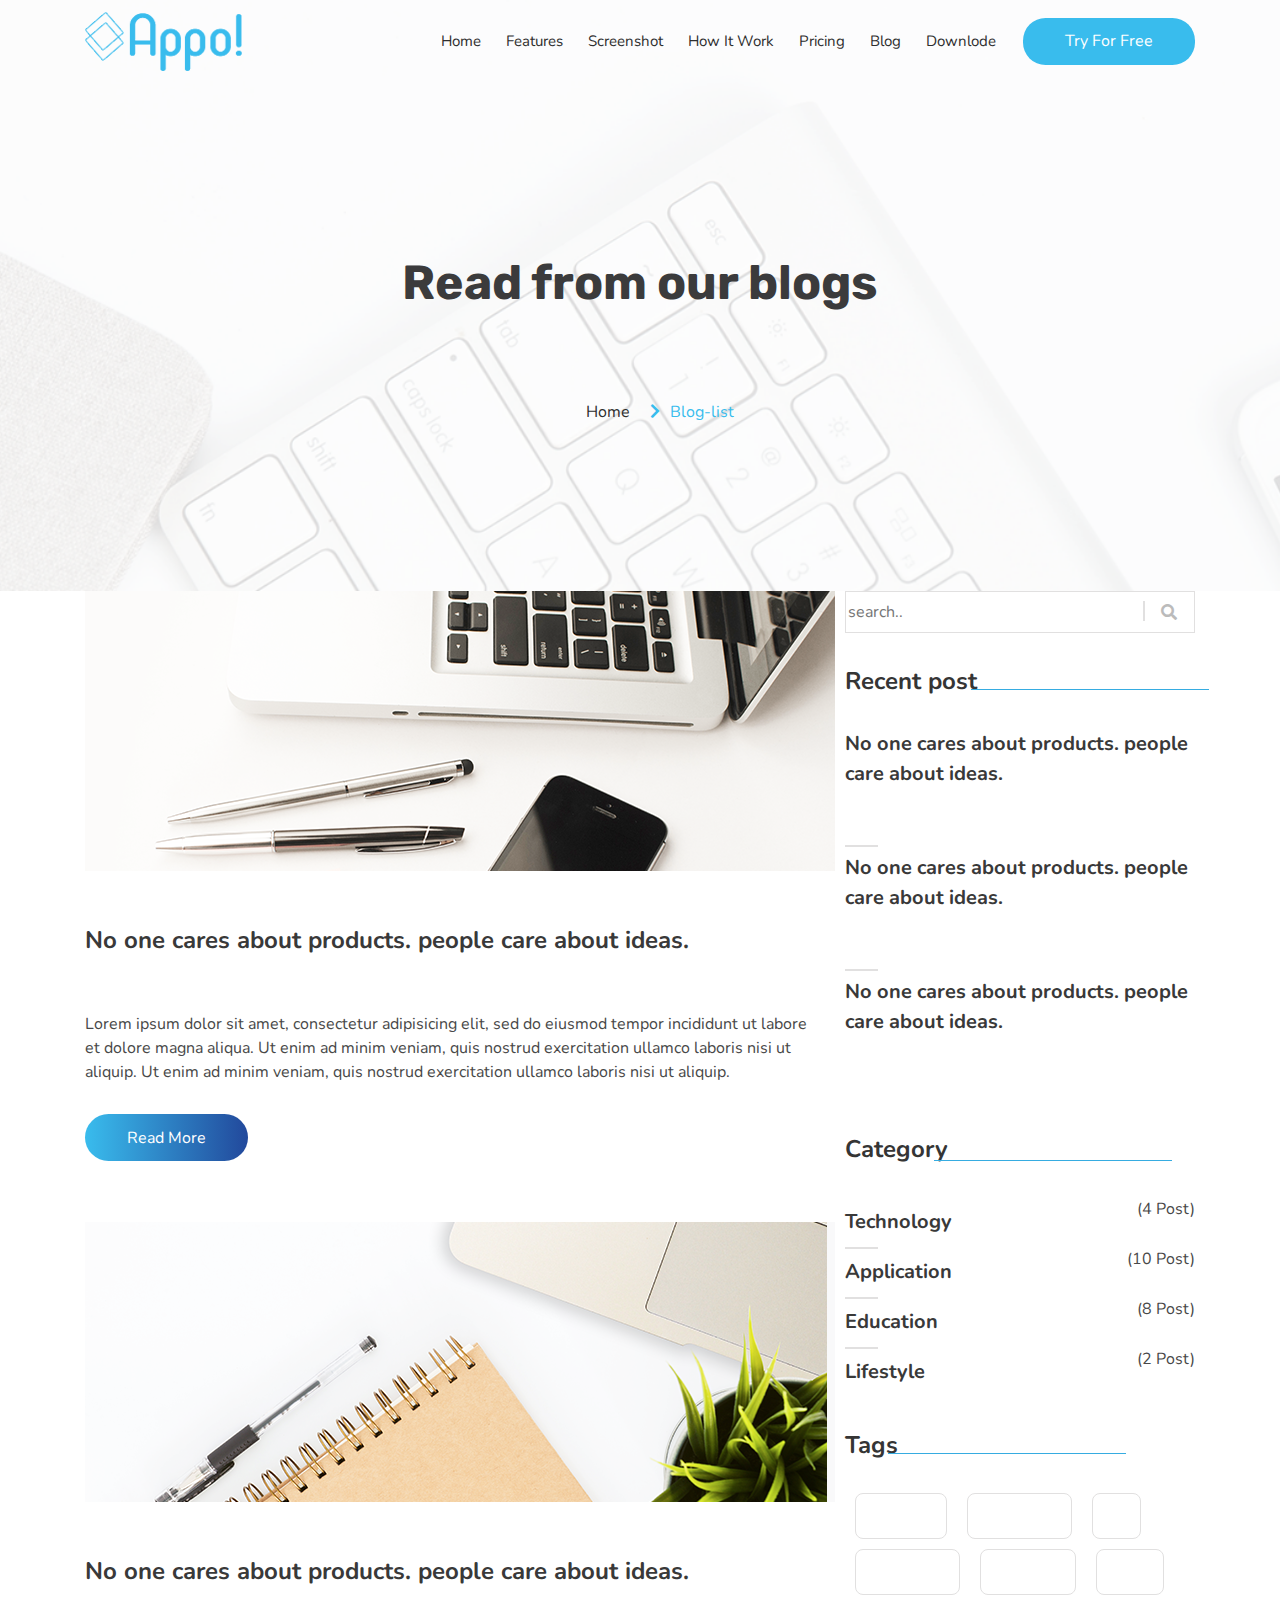
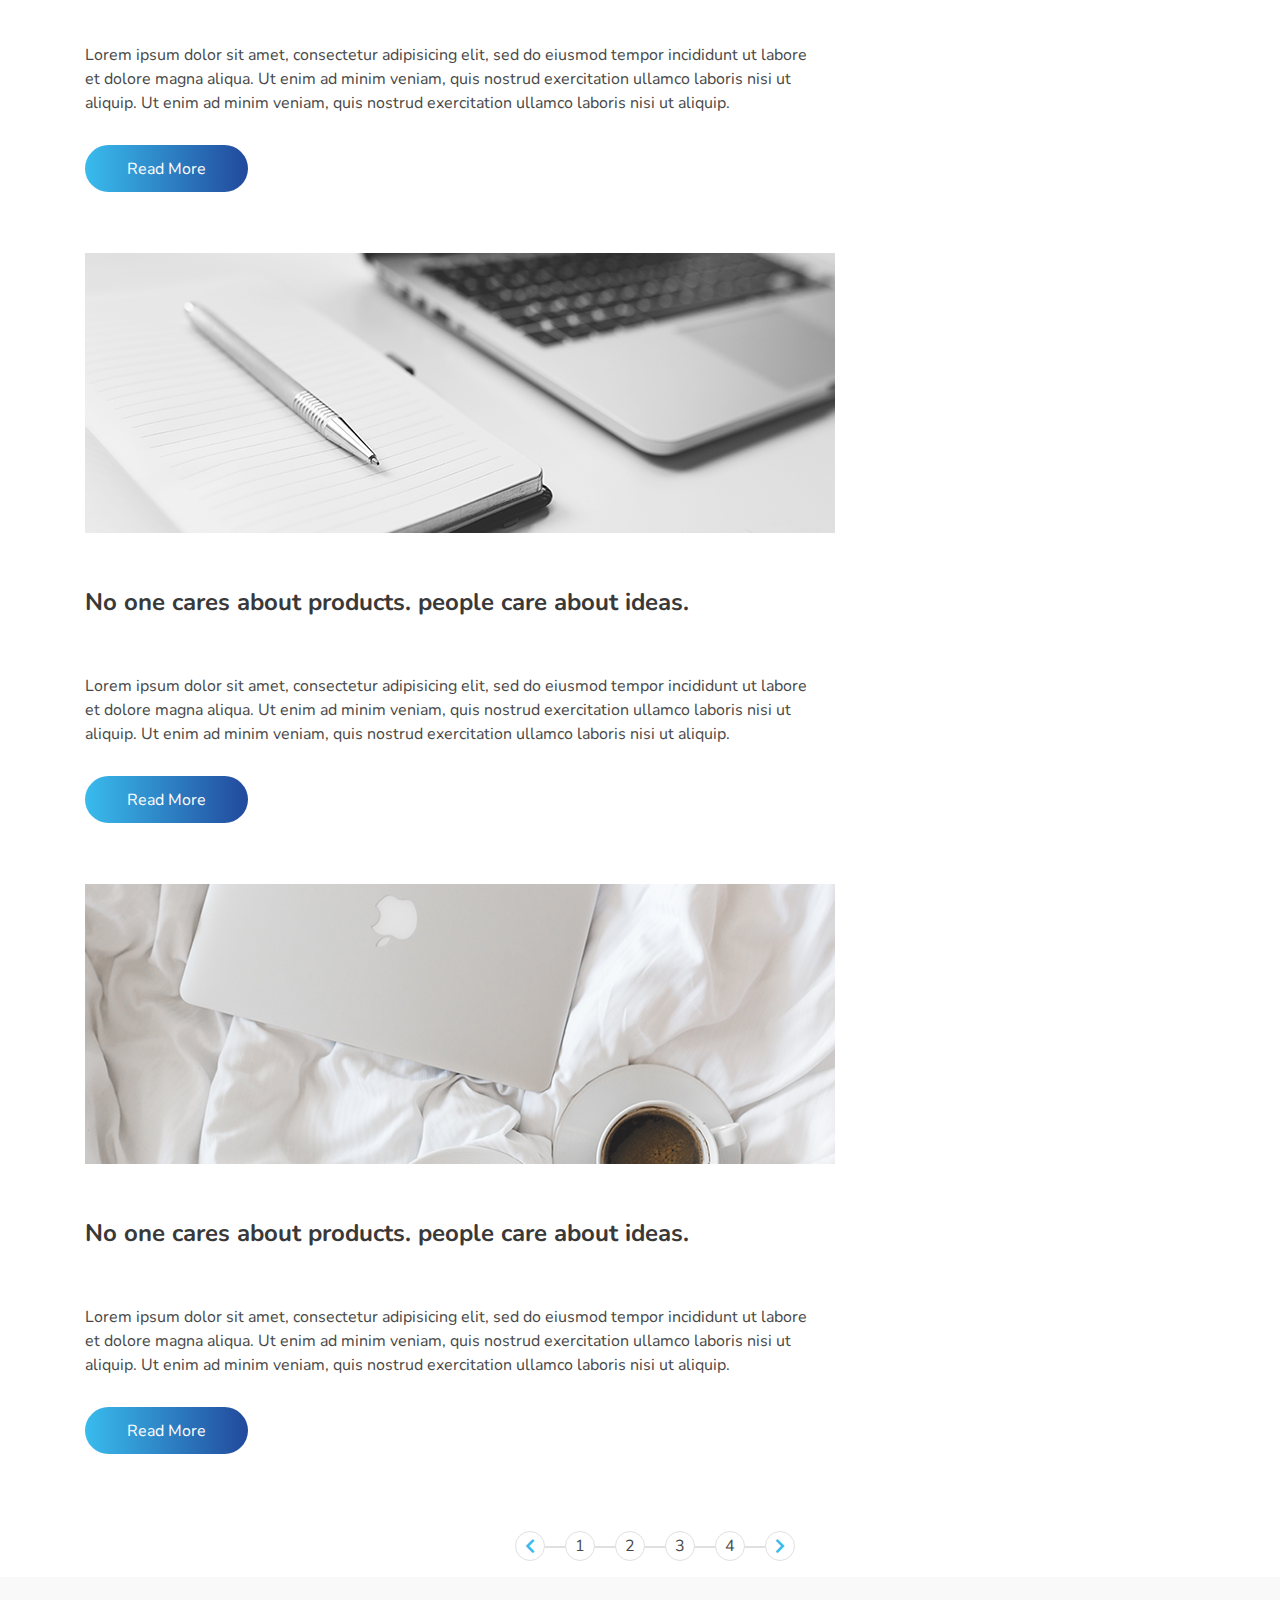
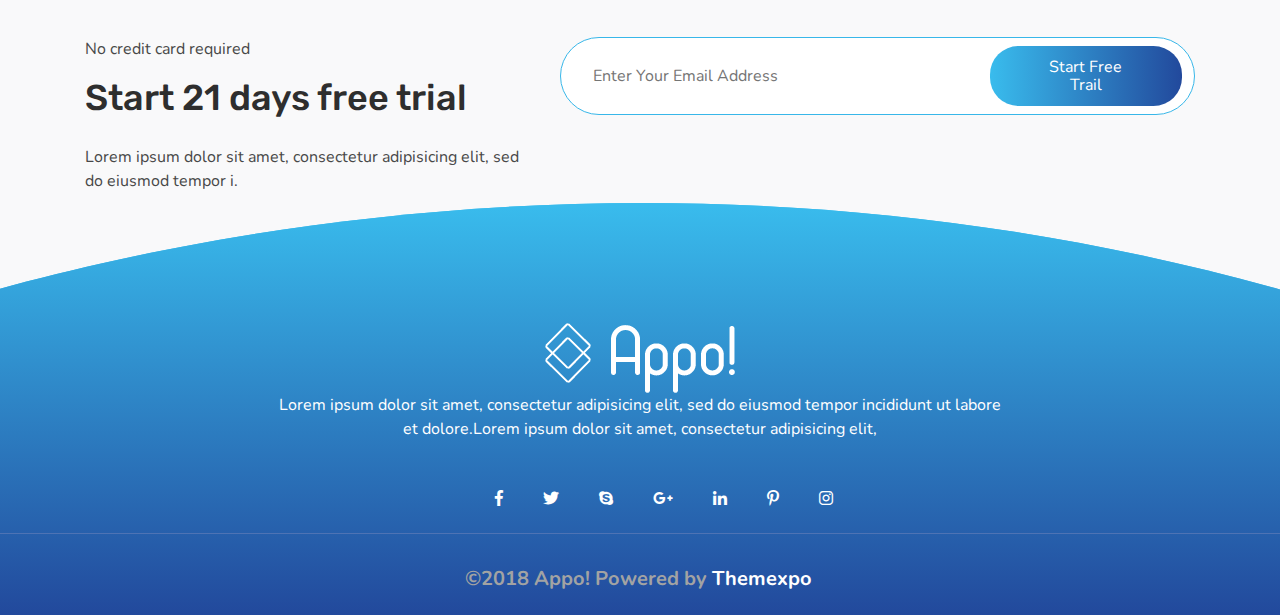
<file: blog-list.html>
<!doctype html>
<html class="no-js" lang="en">

<head>
    <meta charset="utf-8">
    <meta http-equiv="x-ua-compatible" content="ie=edge">
    <title>Mcorpt.landing blog list page </title>
    <meta name="description" content="">
    <meta name="viewport" content="width=device-width, initial-scale=1, shrink-to-fit=no">
    <link rel="manifest" href="site.webmanifest">
    <link rel="apple-touch-icon" href="icon.png">
    <!-- Place favicon.ico in the root directory -->
    <link href="https://fonts.googleapis.com/css?family=Nunito:400,700|Rubik:500,700" rel="stylesheet">
    <link rel="stylesheet" href="assets/css/all.css">
    <link rel="stylesheet" href="assets/css/bootstrap-grid.css">
    <link rel="stylesheet" href="assets/css/meanmenu.min.css">
    <link rel="stylesheet" href="assets/css/normalize.css">
    <link rel="stylesheet" href="assets/css/main.css">
    <link rel="stylesheet" href="assets/css/responsive.css">
</head>

<body>
    <!--[if lte IE 9]>
    <p class="browserupgrade">You are using an <strong>outdated</strong> browser. Please <a href="https://browsehappy.com/">upgrade your browser</a> to improve your experience and security.</p>
  <![endif]-->
    <!-- ===========header start======== -->
    <header>
        <div class="container d-lg-flex justify-content-between align-items-center">
            <div class="logo">
                <a href="#"><img src="assets/imgs/logo.png" alt="logo"></a>
            </div>
            <div class="menu-area d-lg-flex align-items-lg-center">
                <nav class="main-menu">
                    <ul class="d-lg-flex">
                        <li><a href="#">Home</a></li>
                        <li><a href="#">Features</a></li>
                        <li><a href="#">Screenshot</a></li>
                        <li><a href="#">How It Work</a></li>
                        <li><a href="#">Pricing</a></li>
                        <li><a href="#">Blog</a></li>
                        <li><a href="#">Downlode</a></li>
                    </ul>
                </nav>
                <a href="#" class="button-reverse d-none d-lg-block">Try For Free</a>
            </div>
        </div>
    </header>
    <!-- ===========header end======== -->
    <!-- ===========slider-start======== -->
<section id="hero-bd">
    <div class="container">
        <div class="row">
            <div class="col-lg-12 text-center">
                <h1>Read from our blogs</h1>
                <ul class="d-flex justify-content-center">
                    <li><a href="#">Home</a></li>
                    <li class="color"><i class="fas fa-chevron-right"></i>Blog-list</li>
                </ul>
            </div>
        </div>
    </div>
</section>
    <!-- ===========slider end======== -->
    <!-- ===========post start======== -->
    <section class="bl-post">
        <div class="container">
            <div class="row">
                <div class="col-lg-8">
                    <img src="assets/imgs/blog-img1.png" alt="">
                    <ul class="bd-post-description">
                       <li><a href="#">No one cares about products. people care about ideas.</a></li>
                        <li><a href="#">July 13th, 2018</a></li>
                        <li><p>Lorem ipsum dolor sit amet, consectetur adipisicing elit, sed do eiusmod tempor incididunt ut labore et dolore magna aliqua. Ut enim ad minim veniam, quis nostrud exercitation ullamco laboris nisi ut aliquip. Ut enim ad minim veniam, quis nostrud exercitation ullamco laboris nisi ut aliquip.</p></li>
                       <li class="button"><a href="#" >Read More</a></li>
                    </ul>
                    <img src="assets/imgs/blog-img2.png" alt="">
                    <ul class="bd-post-description">
                       <li><a href="#">No one cares about products. people care about ideas.</a></li>
                        <li><a href="#">July 13th, 2018</a></li>
                        <li><p>Lorem ipsum dolor sit amet, consectetur adipisicing elit, sed do eiusmod tempor incididunt ut labore et dolore magna aliqua. Ut enim ad minim veniam, quis nostrud exercitation ullamco laboris nisi ut aliquip. Ut enim ad minim veniam, quis nostrud exercitation ullamco laboris nisi ut aliquip.</p></li>
                       <li class="button"><a href="#">Read More</a></li>
                    </ul>
                    <img src="assets/imgs/blog-img3.png" alt="">
                    <ul class="bd-post-description">
                       <li><a href="#">No one cares about products. people care about ideas.</a></li>
                        <li><a href="#">July 13th, 2018</a></li>
                        <li><p>Lorem ipsum dolor sit amet, consectetur adipisicing elit, sed do eiusmod tempor incididunt ut labore et dolore magna aliqua. Ut enim ad minim veniam, quis nostrud exercitation ullamco laboris nisi ut aliquip. Ut enim ad minim veniam, quis nostrud exercitation ullamco laboris nisi ut aliquip.</p></li>
                       <li class="button"><a href="#">Read More</a></li>
                    </ul>
                    <img src="assets/imgs/blog-img4.png" alt="">
                    <ul class="bd-post-description">
                       <li><a href="#">No one cares about products. people care about ideas.</a></li>
                        <li><a href="#">July 13th, 2018</a></li>
                        <li><p>Lorem ipsum dolor sit amet, consectetur adipisicing elit, sed do eiusmod tempor incididunt ut labore et dolore magna aliqua. Ut enim ad minim veniam, quis nostrud exercitation ullamco laboris nisi ut aliquip. Ut enim ad minim veniam, quis nostrud exercitation ullamco laboris nisi ut aliquip.</p></li>
                       <li class="button"><a href="#">Read More</a></li>
                    </ul>
                </div>
                <div class="col-lg-4 bd-post-right">
                    <form action="">
                        <input type="text" placeholder="search..">
                        <i class="fas fa-search"></i>
                    </form>
                    <h3 class="bd-pr-after">Recent post</h3>
                    <div class="bd-recent-post">
                        <a href="">No one cares about products. people care about ideas.</a>
                        <div class="d-flex bd-recent-post-time">
                            <a class="bd-date" href="#">July 13th, 2018</a>
                            <a href="#">By:admin</a>
                        </div>
                    </div>
                    <div class="bd-recent-post">
                        <a href="">No one cares about products. people care about ideas.</a>
                        <div class="d-flex  bd-recent-post-time">
                            <a class="bd-date"  href="#">July 13th, 2018</a>
                            <a href="#">By:admin</a>
                        </div>
                    </div>
                    <div class="bd-recent-post">
                        <a href="">No one cares about products. people care about ideas.</a>
                        <div class="d-flex  bd-recent-post-time">
                            <a href="#">July 13th, 2018</a>
                            <a href="#">By:admin</a>
                        </div>
                    </div>
                    <h3 class="bd-pr-after2">Category</h3>
                    <div class="d-flex justify-content-between bd-category">
                        <a class="bd-date" href="#">Technology</a>
                        <p>(4 Post)</p>
                    </div>
                    <div class="d-flex justify-content-between bd-category">
                        <a class="bd-date" href="#">Application</a>
                        <p>(10 Post)</p>
                    </div>
                    <div class="d-flex justify-content-between bd-category">
                        <a class="bd-date" href="#">Education</a>
                        <p>(8 Post)</p>
                    </div>
                    <div class="d-flex justify-content-between bd-category">
                        <a href="#">Lifestyle</a>
                        <p>(2 Post)</p>
                    </div>
                    <h3 class="bd-pr-after3">Tags</h3>
                    <div class="d-flex bd-tags">
                        <a href="#">Education</a>
                        <a href="#">Information</a>
                        <a href="#">Life</a>
                    </div>
                    <div class="d-flex bd-tags">
                        <a href="#">Technology</a>
                        <a href="#">Bussiness</a>
                        <a href="#">Stayle</a>
                    </div>
                </div>
                <div class="col-lg-4 offset-lg-4 bd-pagination">
                    <ul class="d-flex">
                        <li><a href="#"><i class="fas fa-chevron-left"></i></a></li>
                        <li><a href="#">1</a></li>
                        <li><a href="#">2</a></li>
                        <li><a href="#">3</a></li>
                        <li><a href="#">4</a></li>
                        <li><a href="#"><i class="fas fa-chevron-right"></i></a></li>
                    </ul>
                </div>
            </div>
        </div>
    </section>
    <!-- ===========post end======== -->
    <!-- ===========download start======== -->
    <section class="bd-download">
        <div class="container">
            <div class="row">
                <div class=" col-md-5">
                     <p>No credit card required</p>
                     <h2>Start 21 days free trial</h2>
                     <p>Lorem ipsum dolor sit amet, consectetur adipisicing elit, sed do eiusmod tempor i. </p>
                </div>
                <div class=" col-md-7 bd-app-form">
                    <form class="d-md-flex justify-content-between" action="">
                        <input type="email" name="email" placeholder="Enter Your Email Address">
                        <button class="button">Start Free Trail</button>
                    </form>
                </div>
            </div>
        </div>

    <!-- ===========download End======== -->
    <!-- ===========footer start======== -->
    <footer class="footer">
        <div class="container">
            <div class="row">
                <div class="col-12 col-md-8 offset-md-2 text-center">
                    <img src="assets/imgs/logo2.png" alt="logo">
                    <p>Lorem ipsum dolor sit amet, consectetur adipisicing elit, sed do eiusmod tempor incididunt ut labore et dolore.Lorem ipsum dolor sit amet, consectetur adipisicing elit, </p>
                </div>
            </div>
            <div class="row">
                <div class="col-12 col-md-4 offset-md-4 social-icon">
                    <ul class="list-unstyled d-flex">
                        <li><a href="#"><i class="fab fa-facebook-f"></i></a></li>
                        <li><a href="#"><i class="fab fa-twitter"></i></a></li>
                        <li><a href="#"><i class="fab fa-skype"></i></a></li>
                        <li><a href="#"><i class="fab fa-google-plus-g"></i></a></li>
                        <li><a href="#"><i class="fab fa-linkedin-in"></i></a></li>
                        <li><a href="#"><i class="fab fa-pinterest-p"></i></a></li>
                        <li><a href="#"><i class="fab fa-instagram"></i></a></li>
                    </ul>
                    <h4>&copy;2018 Appo! Powered by <a href="#">Themexpo</a></h4>
                </div>
            </div>
        </div>
    </footer>
</section>
    <!-- ===========footer End======== -->
    <script src="assets/js/vendor/modernizr-3.6.0.min.js"></script>
    <script src="assets/js/vendor/jquery-3.3.1.min.js"></script>
    <script src="assets/js/plugins.js"></script>
    <script src="assets/js/jquery.meanmenu.min.js"></script>
    <script src="assets/js/jquery.sticky.js"></script>
    <script src="assets/js/main.js"></script>
</body>

</html>
</file>
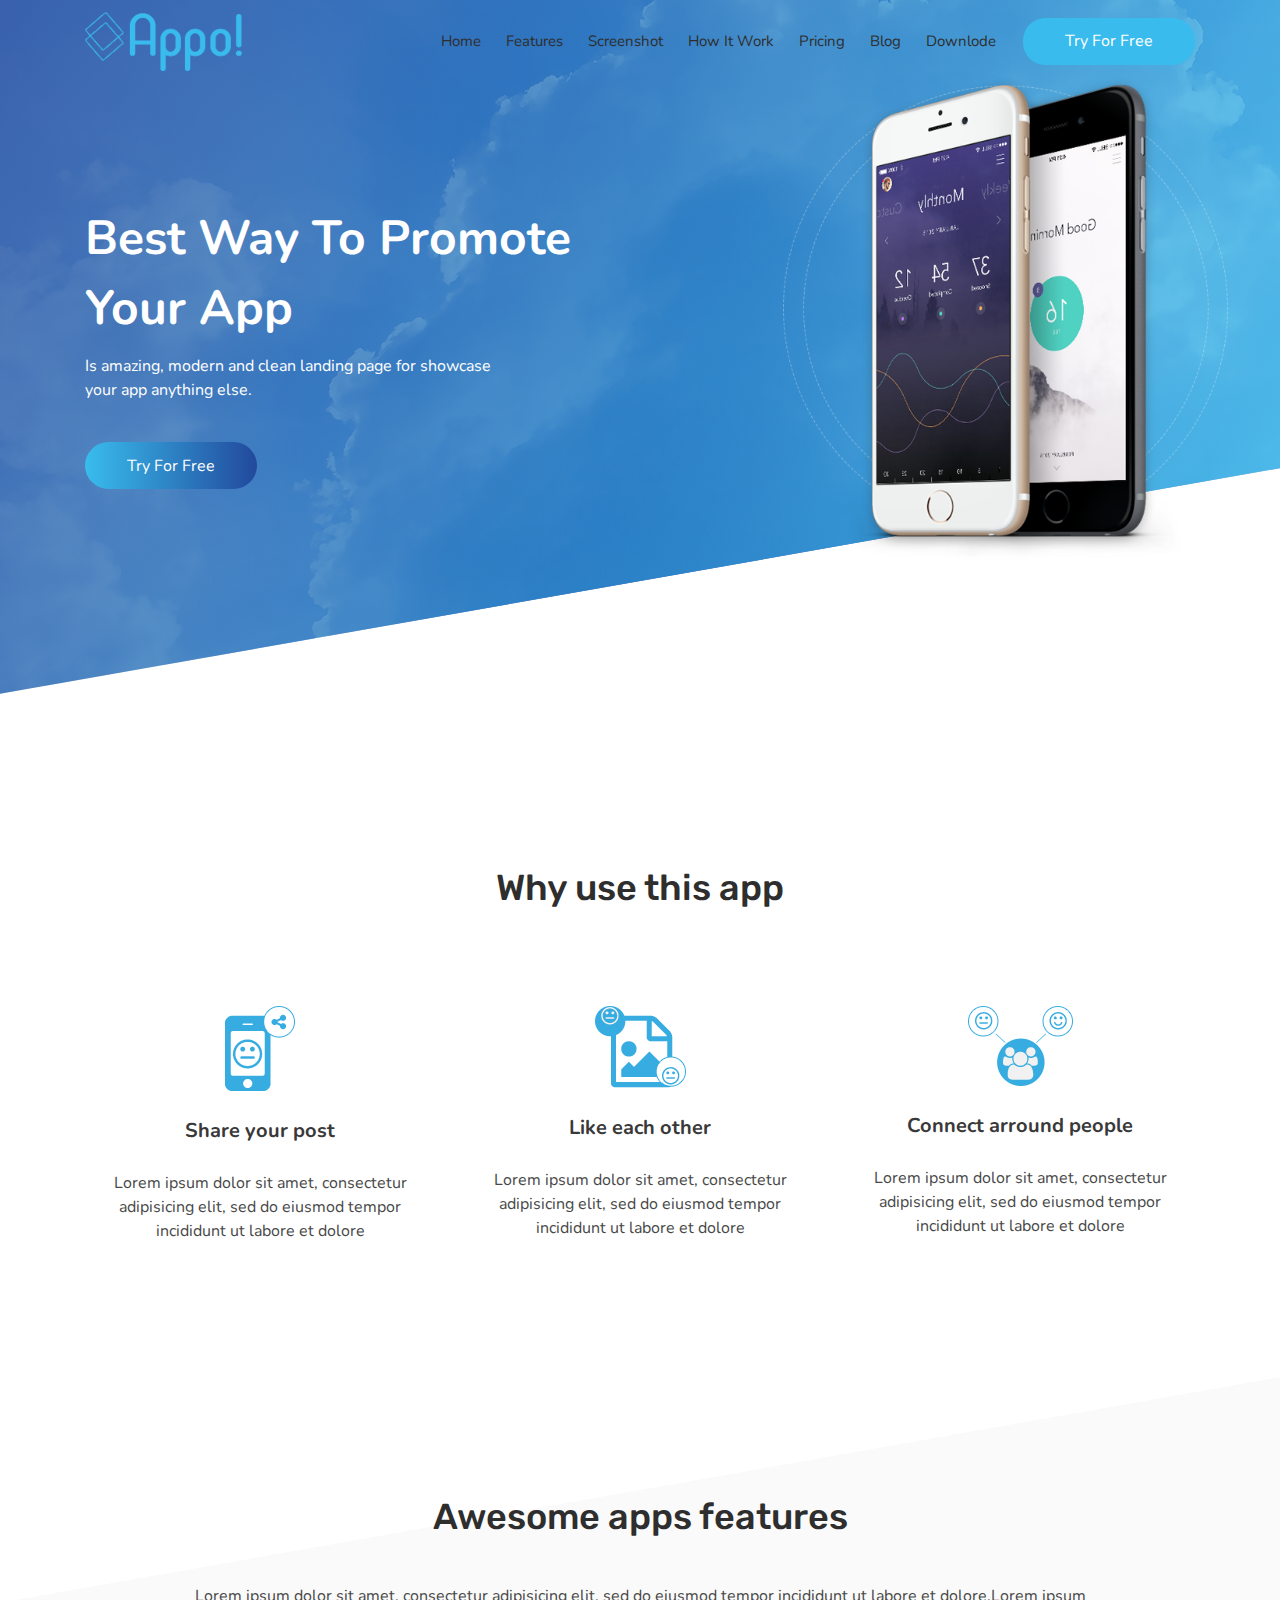
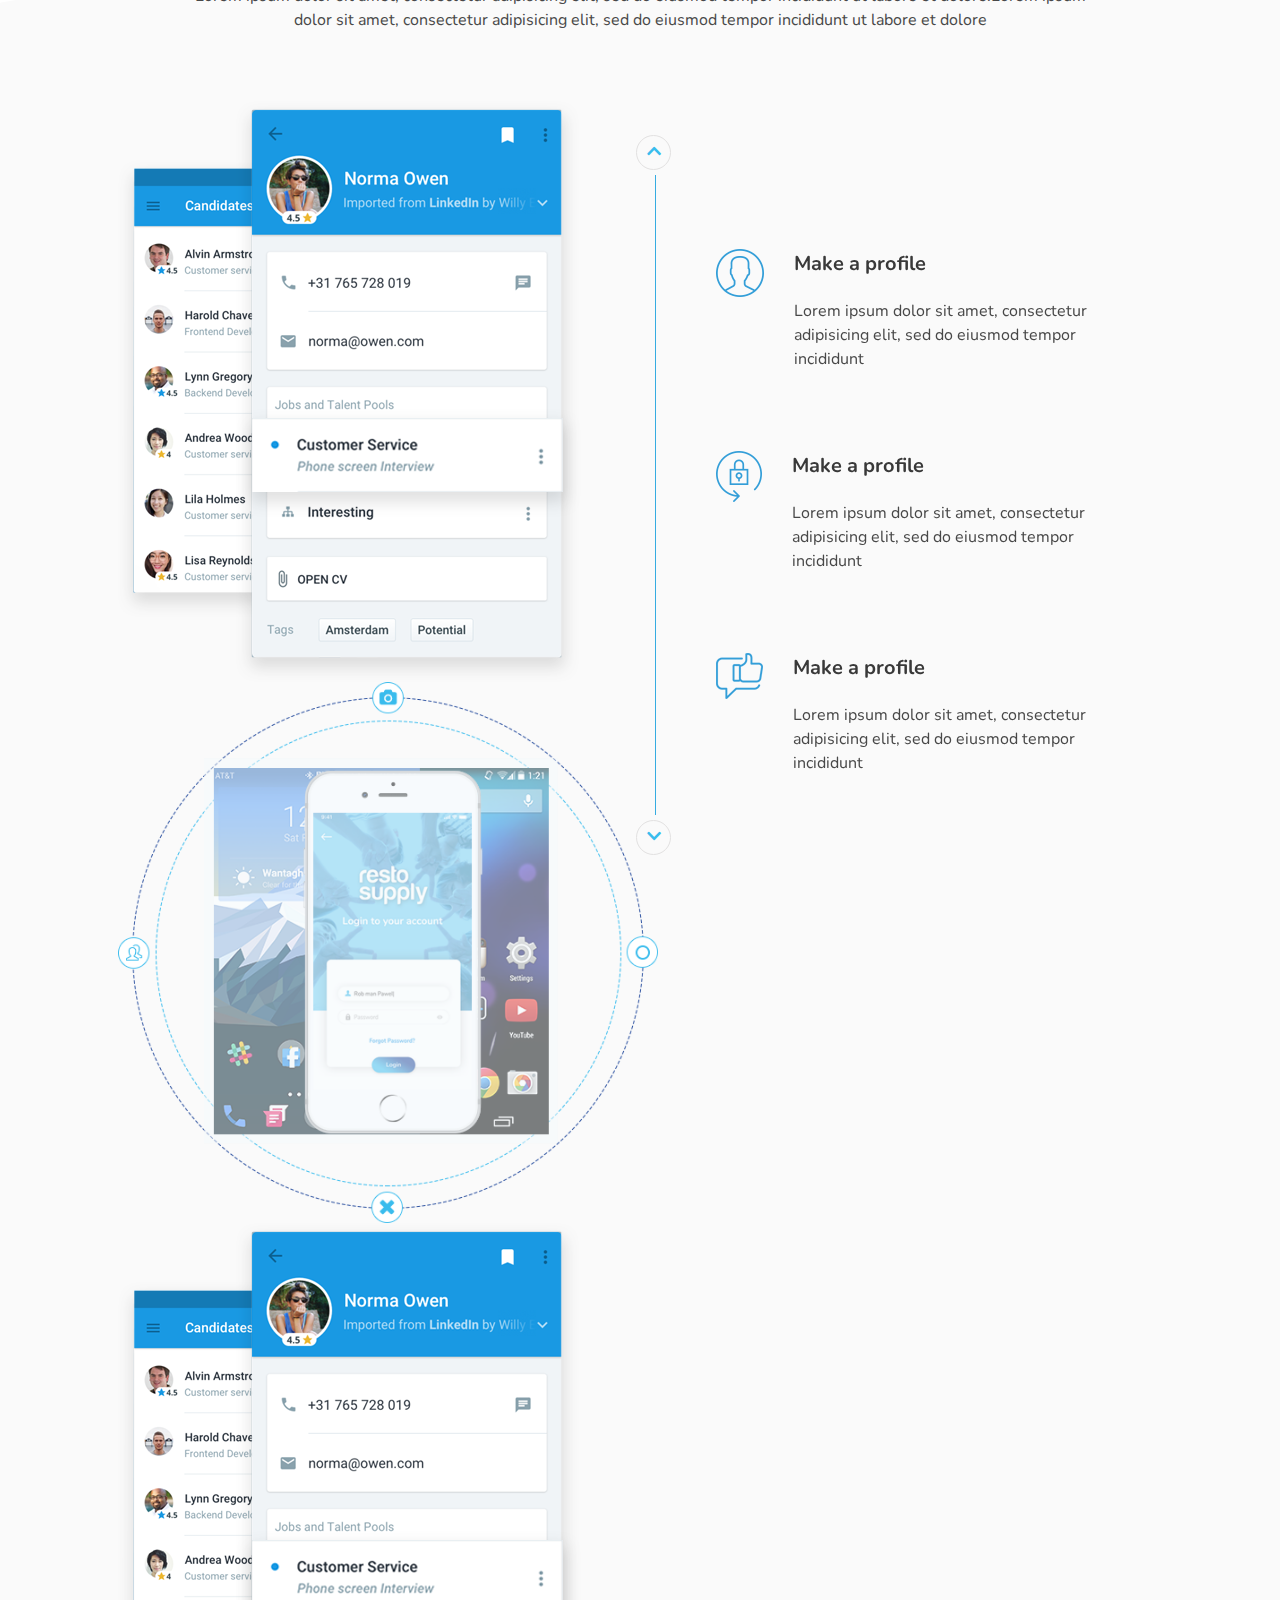
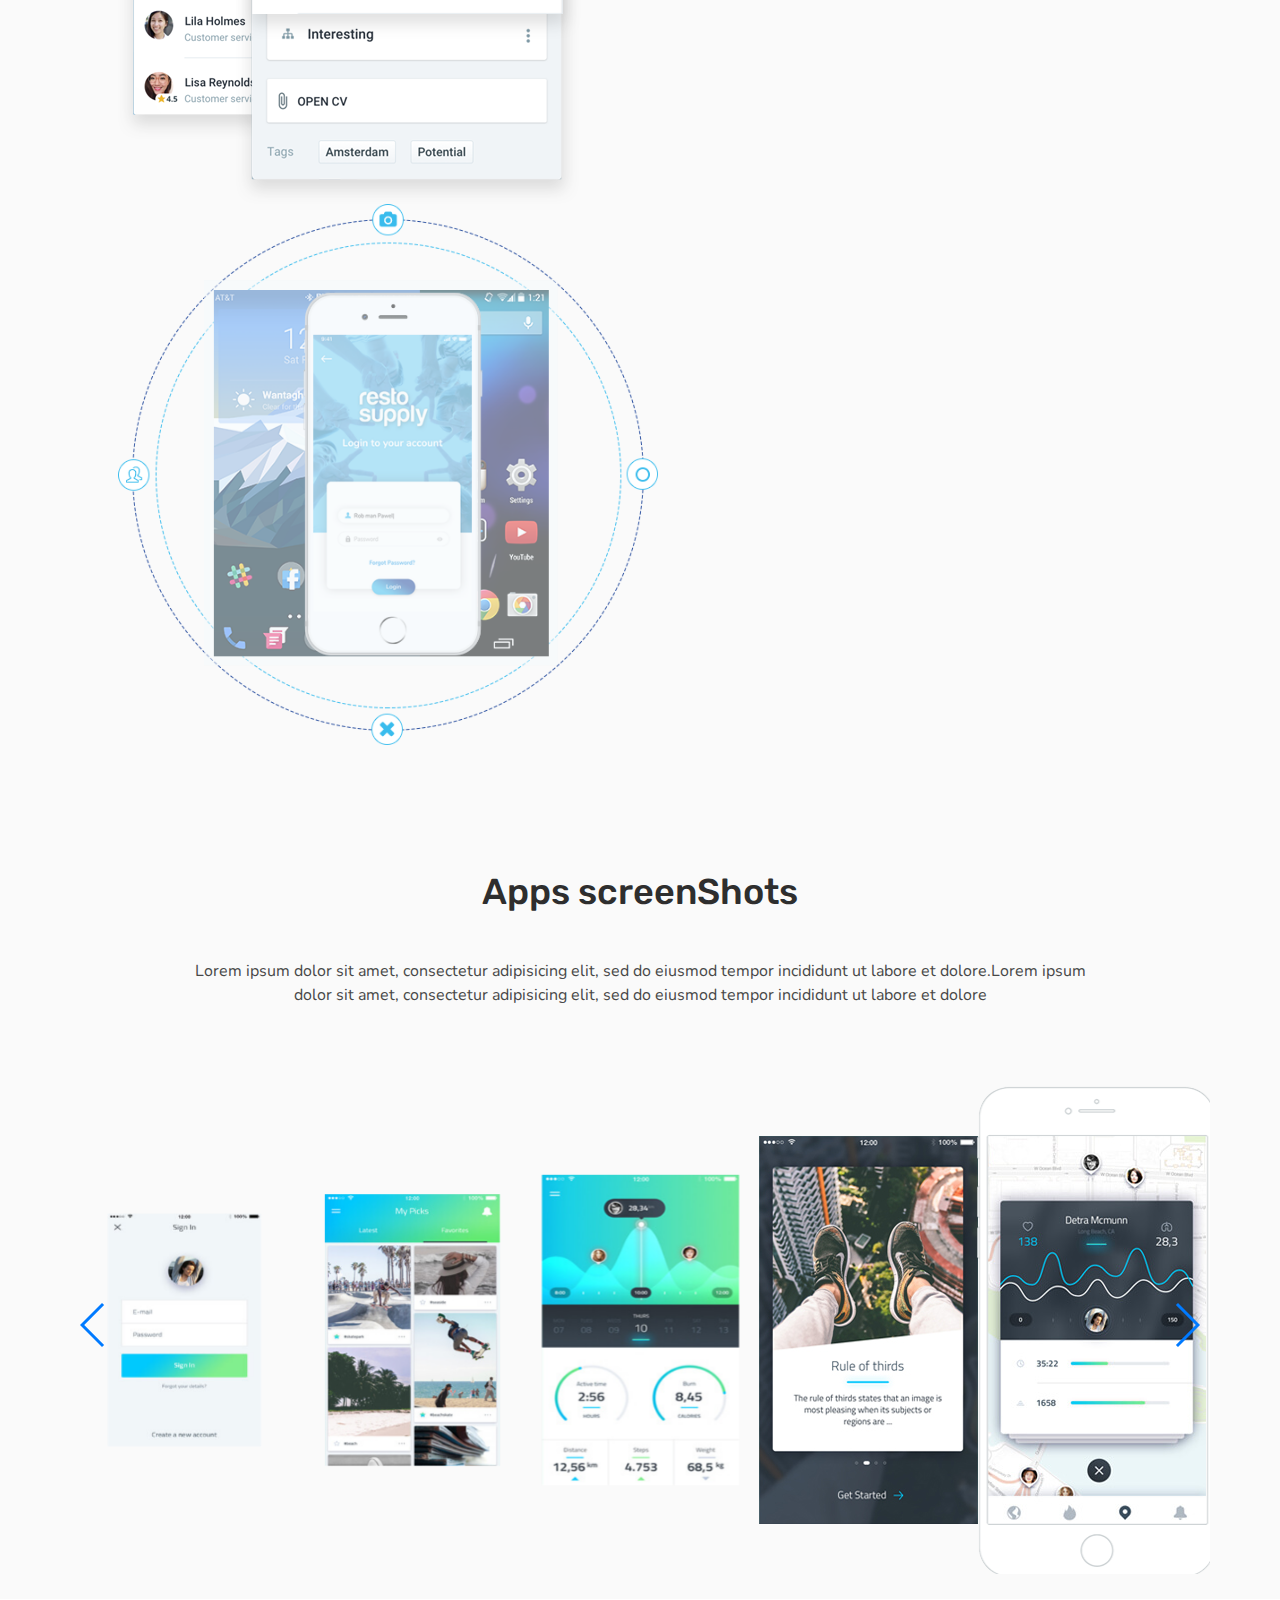
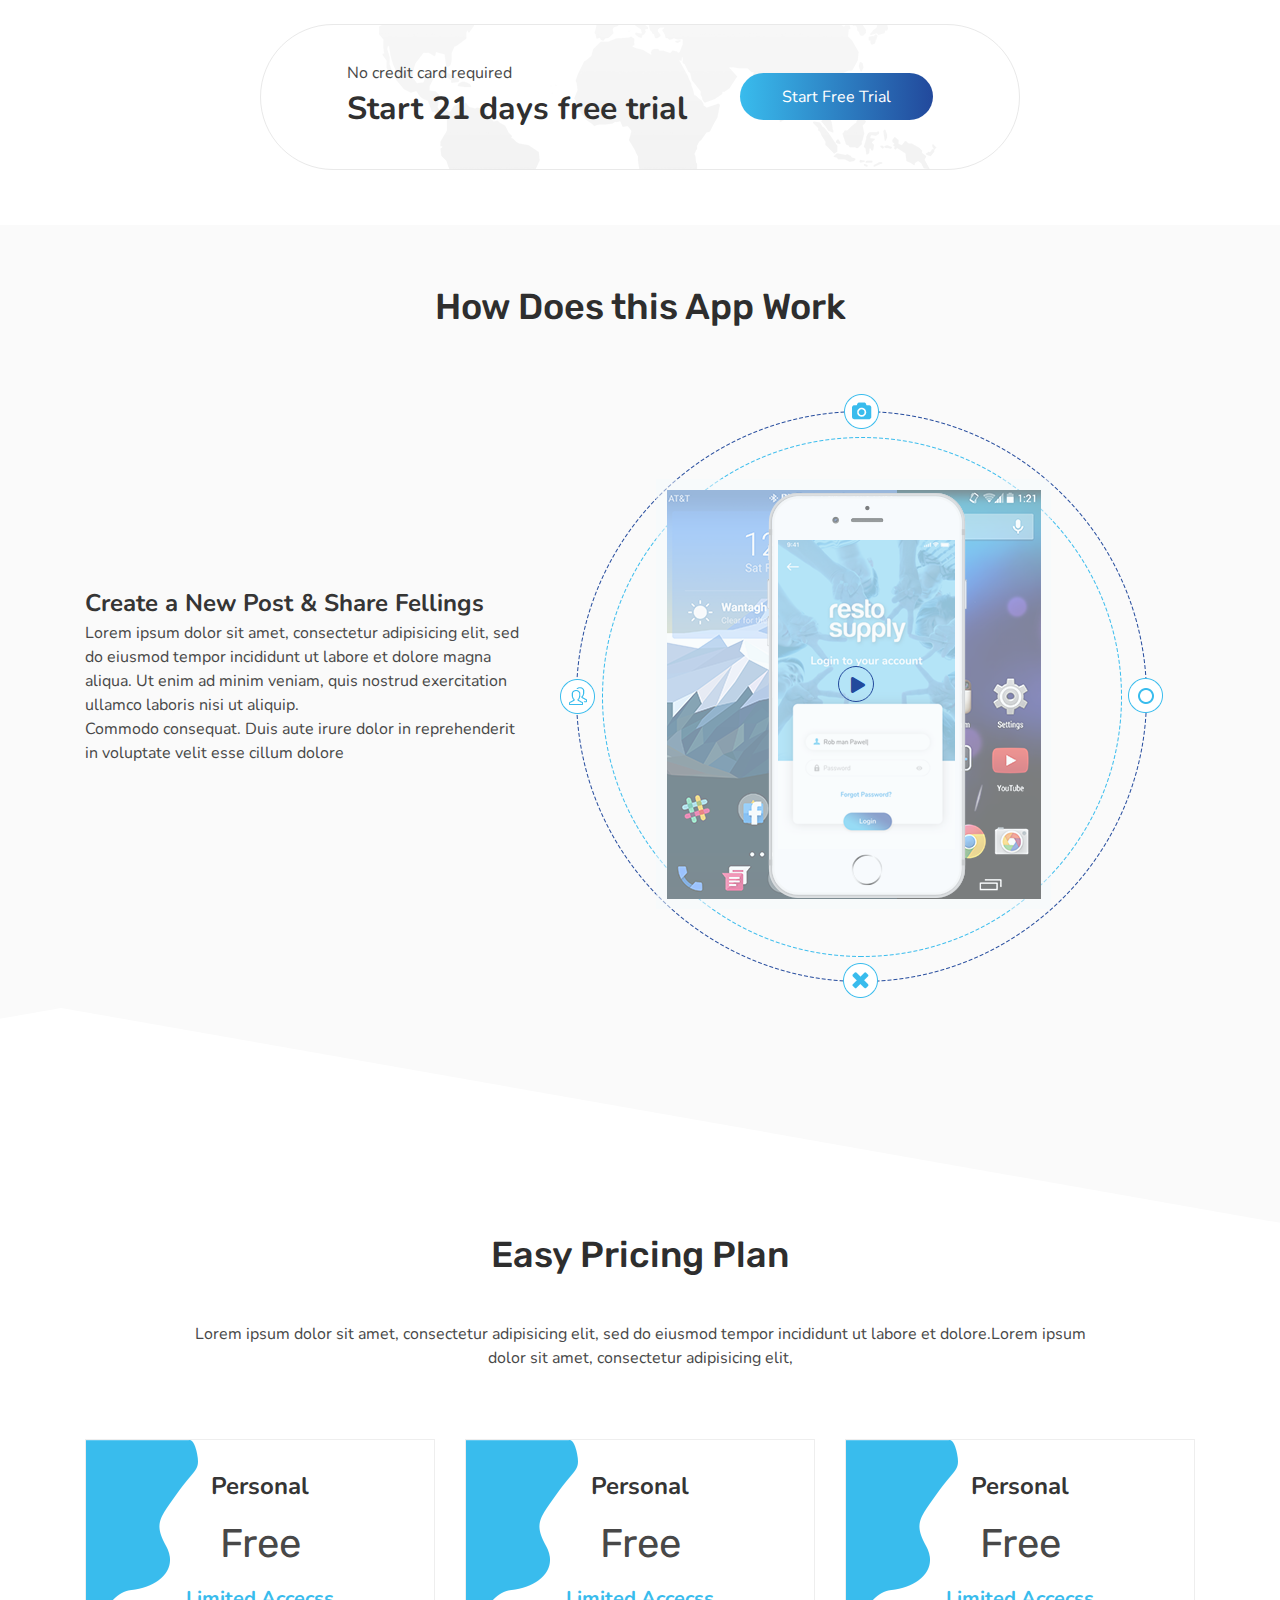
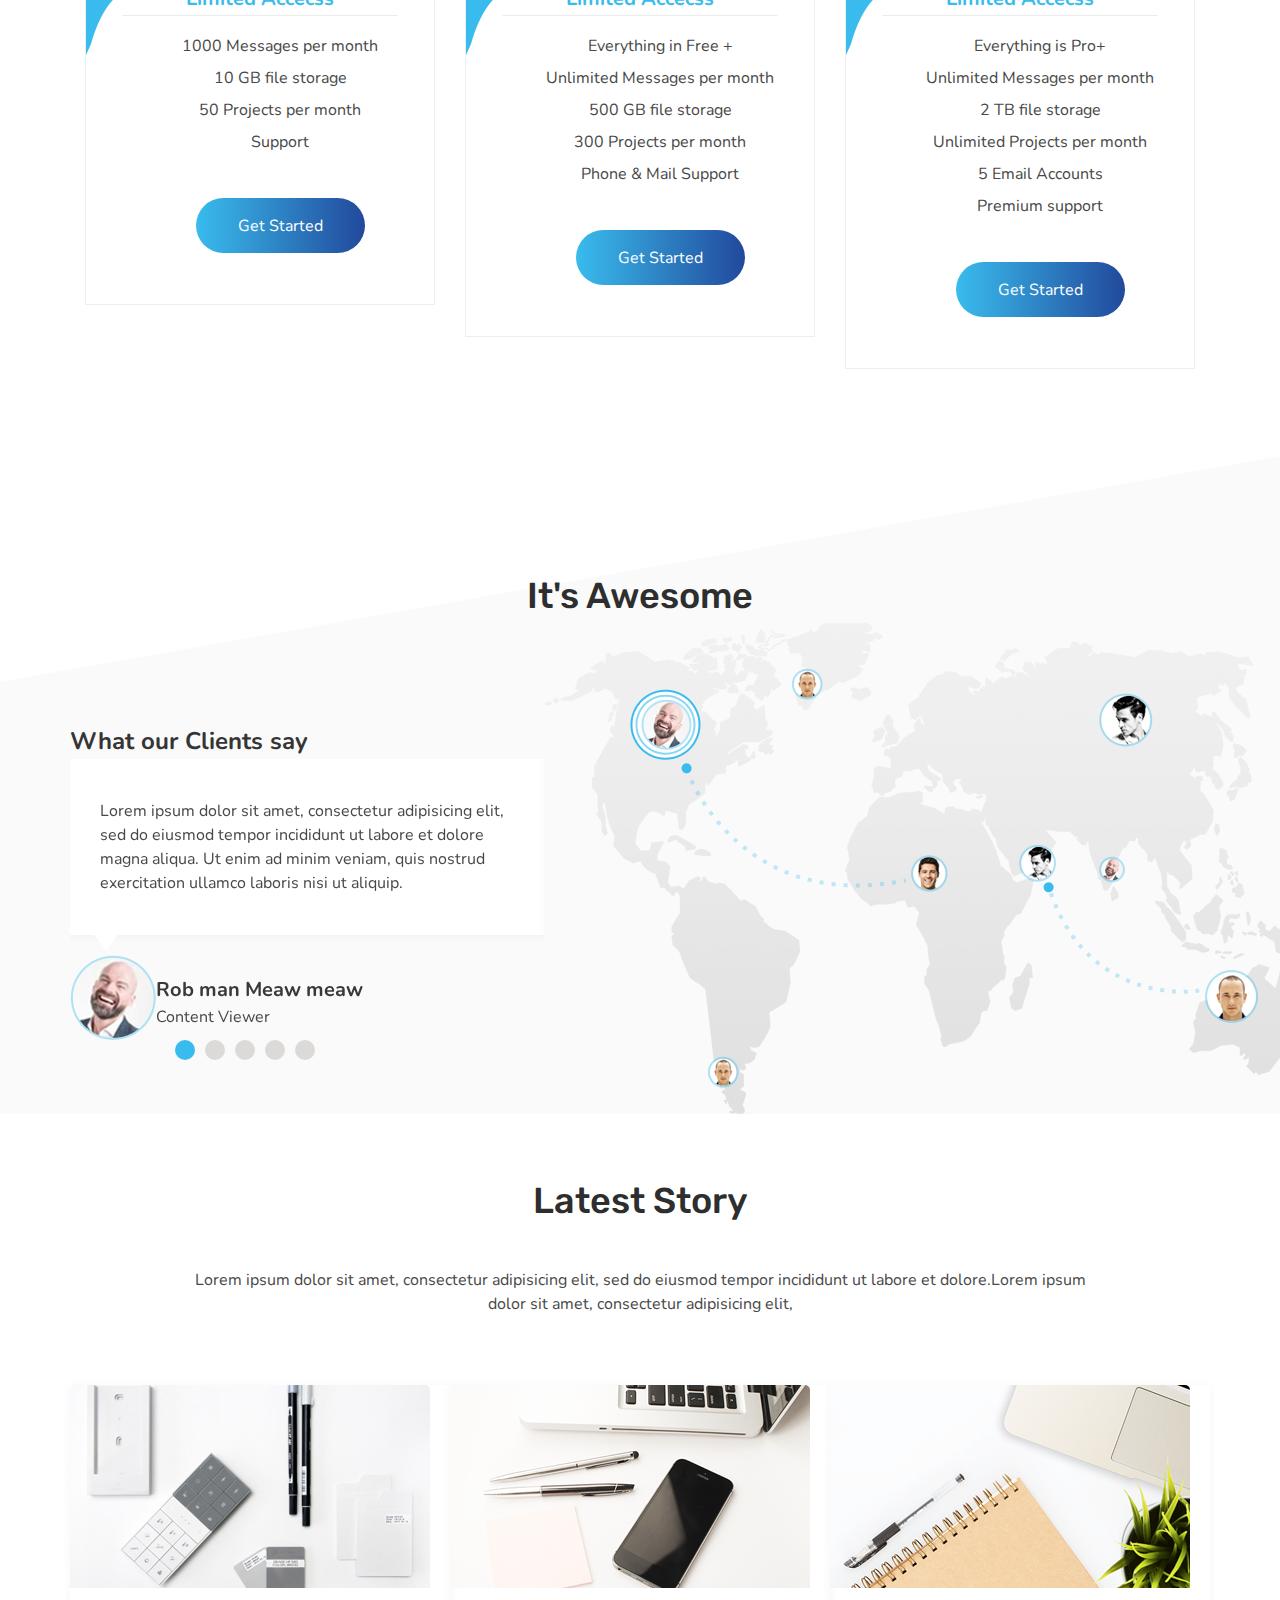
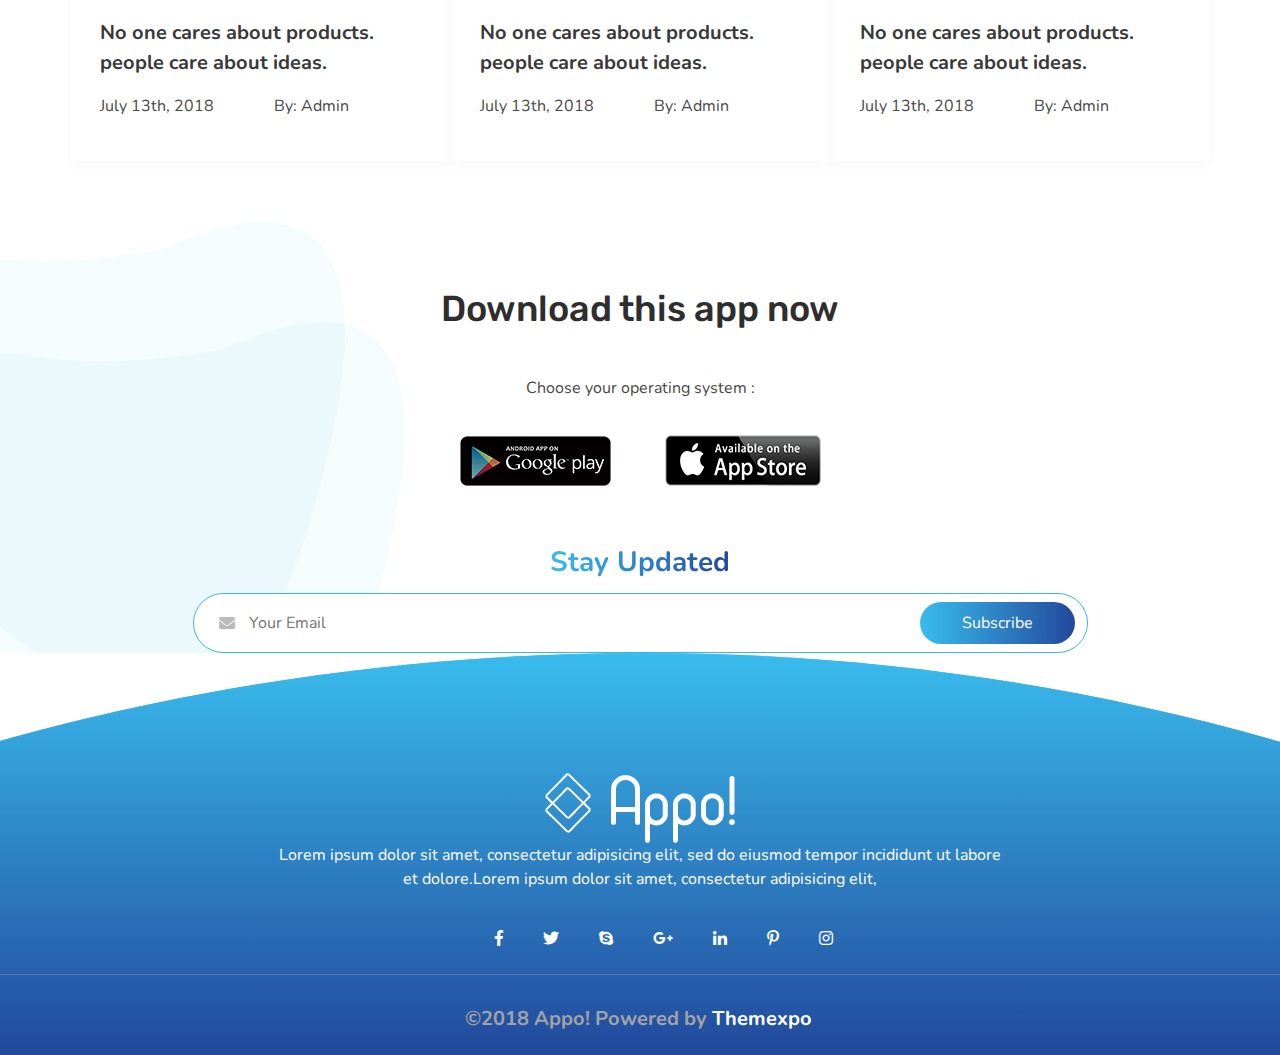
<file: home2.html>
<!doctype html>
<html class="no-js" lang="en">

<head>
    <meta charset="utf-8">
    <meta http-equiv="x-ua-compatible" content="ie=edge">
    <title>Mcorpt.landing Home2 page</title>
    <meta name="description" content="">
    <meta name="viewport" content="width=device-width, initial-scale=1, shrink-to-fit=no">
    <link rel="manifest" href="site.webmanifest">
    <link rel="apple-touch-icon" href="icon.png">
    <!-- Place favicon.ico in the root directory -->
    <link href="https://fonts.googleapis.com/css?family=Nunito:400,700|Rubik:500,700" rel="stylesheet">
    <link rel="stylesheet" href="assets/css/all.css">
    <link rel="stylesheet" href="assets/css/bootstrap-grid.css">
    <link rel="stylesheet" href="assets/css/tiny-slider.css">
    <link rel="stylesheet" href="assets/css/swiper.min.css">
    <link rel="stylesheet" href="assets/css/meanmenu.min.css">
    <link rel="stylesheet" href="assets/css/normalize.css">
    <link rel="stylesheet" href="assets/css/main.css">
    <link rel="stylesheet" href="assets/css/responsive.css">
    <script src="assets/js/vendor/modernizr-3.6.0.min.js"></script>
</head>

<body>
    <!--[if lte IE 9]>
    <p class="browserupgrade">You are using an <strong>outdated</strong> browser. Please <a href="https://browsehappy.com/">upgrade your browser</a> to improve your experience and security.</p>
  <![endif]-->
    <!-- ===========header start======== -->
    <header>
        <div class="container d-lg-flex justify-content-between align-items-center">
            <div class="logo">
                <a href="#"><img src="assets/imgs/logo.png" alt="logo"></a>
            </div>
            <div class="menu-area d-lg-flex align-items-lg-center">
                <nav class="main-menu">
                    <ul class="d-lg-flex">
                        <li><a href="#">Home</a></li>
                        <li><a href="#">Features</a></li>
                        <li><a href="#">Screenshot</a></li>
                        <li><a href="#">How It Work</a></li>
                        <li><a href="#">Pricing</a></li>
                        <li><a href="#">Blog</a></li>
                        <li><a href="#">Downlode</a></li>
                    </ul>
                </nav>
                <a href="#" class="button-reverse d-none d-lg-block">Try For Free</a>
            </div>
        </div>
    </header>
    <!-- ===========header start======== -->
    <!-- ===========Hero banner section start======== -->
    <section class="hero2 skewed-bg2">
        <div class="overlay2"></div>
        <div class="container hero-content2">
            <div class="row ">
                <div class="col-12 col-md-7">
                    <h1>Best Way To Promote <br>Your App</h1>
                    <p>Is amazing, modern and clean landing page for showcase your app anything else.</p>
                    <a href="#" class="button">Try For Free</a>
                </div>
                <div class="col-12 col-md-5">
                    <img class="img-fluid2" src="assets/imgs/hero-mobile2.png" alt="hero-mobile">
                </div>
            </div>
        </div>
    </section>
    <!-- ===========Hero banner section End======== -->
    <!-- ===========why use this app section start======== -->
    <section class="why-use">
        <div class="container text-center">
            <div class="row">
                <div class="col col-md-12 ">
                    <h2>Why use this app</h2>
                </div>
            </div>
            <div class="row">
                <div class="col-12 col-md-4 hover">
                    <img src="assets/imgs/why-icon1.png" alt="">
                    <a href="#"><h4>Share your post</h4></a>
                    <p>Lorem ipsum dolor sit amet, consectetur adipisicing elit, sed do eiusmod tempor incididunt ut labore et dolore</p>
                </div>
                <div class="col-12 col-md-4 hover">
                    <img src="assets/imgs/why-icon2.png" alt="">
                    <a href="#"><h4>Like each other</h4></a>
                    <p>Lorem ipsum dolor sit amet, consectetur adipisicing elit, sed do eiusmod tempor incididunt ut labore et dolore</p>
                </div>
                <div class="col-12 col-md-4 hover">
                    <img src="assets/imgs/why-icon3.png" alt="">
                    <a href="#"><h4>Connect arround people</h4></a>
                    <p>Lorem ipsum dolor sit amet, consectetur adipisicing elit, sed do eiusmod tempor incididunt ut labore et dolore</p>
                </div>
            </div>
        </div>
    </section>
    <!-- ===========why use this app section End======== -->
    <!-- ===========Apps section Start======== -->
    <section class="apps-feature2">
        <div class="container">
            <!-- ==========row-1====== -->
            <div class="row text-center">
                <div class="col-12 col-md-10 offset-md-1">
                    <h2>Awesome apps features</h2>
                    <p class="apps-feature-content">Lorem ipsum dolor sit amet, consectetur adipisicing elit, sed do eiusmod tempor incididunt ut labore et dolore.Lorem ipsum dolor sit amet, consectetur adipisicing elit, sed do eiusmod tempor incididunt ut labore et dolore </p>
                </div>
            </div>
            <!-- =======row-2======= -->
            <div id="tabs" class="row">
                <div class="col-12 col-md-6">
                    <div class="mobile-tab">
                        <div id="tab-1"><img class="img-fluid" src="assets/imgs/awesome-app.png" alt="mobile-tab"></div>
                        <div id="tab-2"><img class="img-fluid" src="assets/imgs/app-video.png" alt="mobile-tab"></div>
                        <div id="tab-3"><img class="img-fluid" src="assets/imgs/awesome-app.png" alt="mobile-tab"></div>
                        <div id="tab-4"><img class="img-fluid" src="assets/imgs/app-video.png" alt="mobile-tab"></div>
                    </div>
                </div>
                <div class="col-12 col-md-6">
                    <div class="apps-user-tab">
                        <ul  id="my-slider">
                            <li class="my-slider-img">
                                <div class="app-user active d-flex align-items-start">
                                    <a href="#tab-1"><img src="assets/imgs/app-user-icon-1.png" alt="user-icon"></a>
                                    <div class="app-user-content">
                                        <h4>Make a profile</h4>
                                        <p>Lorem ipsum dolor sit amet, consectetur adipisicing elit, sed do eiusmod tempor incididunt </p>
                                    </div>
                                </div>
                            </li>
                            <li class="my-slider-img">
                                <div class="app-user d-flex align-items-start">
                                    <a href="#tab-2"><img src="assets/imgs/app-user-icon-2.png" alt="user-icon"></a>
                                    <div class="app-user-content">
                                        <h4>Make a profile</h4>
                                        <p>Lorem ipsum dolor sit amet, consectetur adipisicing elit, sed do eiusmod tempor incididunt </p>
                                    </div>
                                </div>
                            </li>
                            <li class="my-slider-img">
                                <div class="app-user d-flex align-items-start">
                                    <a href="#tab-3"><img src="assets/imgs/app-user-icon-3.png" alt="user-icon"></a>
                                    <div class="app-user-content">
                                        <h4>Make a profile</h4>
                                        <p>Lorem ipsum dolor sit amet, consectetur adipisicing elit, sed do eiusmod tempor incididunt </p>
                                    </div>
                                </div>
                            </li>
                            <li class="my-slider-img">
                                <div class="app-user d-flex align-items-start">
                                    <a href="#tab-4"><img src="assets/imgs/app-user-icon-3.png" alt="user-icon"></a>
                                    <div class="app-user-content">
                                        <h4>Make a profile</h4>
                                        <p>Lorem ipsum dolor sit amet, consectetur adipisicing elit, sed do eiusmod tempor incididunt </p>
                                    </div>
                                </div>
                            </li>
                        </ul>
                    </div>
                </div>
            </div>
        </div>
    </section>
            <!-- =======apps screenshots start===== -->
    <section class="apps-screenshots">
        <div class="container">
                        <div class="row text-center ">
                <div class="col-12 col-md-10 offset-md-1">
                    <h2>Apps screenShots</h2>
                    <p class=" apps-screenshots-content">Lorem ipsum dolor sit amet, consectetur adipisicing elit, sed do eiusmod tempor incididunt ut labore et dolore.Lorem ipsum dolor sit amet, consectetur adipisicing elit, sed do eiusmod tempor incididunt ut labore et dolore </p>
                </div>
                <div class="swiper-container">
                    <div class="slider-bg"></div>
                    <div class="swiper-wrapper">
                        <div class="swiper-slide "><img src="assets/imgs/screen1.jpg" alt=""></div>
                        <div class="swiper-slide "><img src="assets/imgs/screen2.jpg" alt=""></div>
                        <div class="swiper-slide "><img src="assets/imgs/screen3.jpg" alt=""></div>
                        <div class="swiper-slide "><img src="assets/imgs/screen4.jpg" alt=""></div>
                        <div class="swiper-slide "><img src="assets/imgs/screen5.jpg" alt=""></div>
                        <div class="swiper-slide "><img src="assets/imgs/screen3.jpg" alt=""></div>
                    </div>
                    <!-- Add Arrows -->
                    <div class="swiper-button-next"></div>
                    <div class="swiper-button-prev"></div>
                </div>
            </div>
        </div>
    </section>        
    <!-- ===========Apps section End======== -->
    <!-- ===========free-trail start======== -->
    <section class="free-trail">
        <div class="container">
            <div class="row">
                <div class=" start-trial col-12 col-md-8 offset-md-2 d-flex align-items-center justify-content-between">
                    <div>
                        <p>No credit card required</p>
                        <p class="count-down">Start 21 days free trial</h2>
                    </div>
                    <a class="button" href="#">Start Free Trial</a>
                </div>
            </div>
        </div>
    </section>
    <!-- ===========free-trail End======== -->
    <!-- ===========how does work section start======== -->
    <section class="how-do-it2 how-rotate-bg">
        <div class="container test content">
            <div class="row text-center">
                <div class="col-12 col-md-12">
                    <h2>How Does this App Work</h2>
                </div>
            </div>
            <div class="row">
                <div class="col-12 col-md-5 how-content">
                    <h3>Create a New Post & Share Fellings</h3>
                    <p>Lorem ipsum dolor sit amet, consectetur adipisicing elit, sed do eiusmod tempor incididunt ut labore et dolore magna aliqua. Ut enim ad minim veniam, quis nostrud exercitation ullamco laboris nisi ut aliquip.</p>
                    <p>Commodo consequat. Duis aute irure dolor in reprehenderit in voluptate velit esse cillum dolore</p>
                </div>
                <div class="col-12 col-md-7">
                    <img class="app-video width-100" src="assets/imgs/app-video.png" alt="app-video">
                   <a href="#"><span class="play-button"><i class="fas fa-play text-center"></i></span></a> 
                </div>
            </div>
        </div>
    </section>
    <!-- ===========how does work section End======== -->
    <!-- ===========pricing start======== -->
    <section class="pricing-table">
        <div class="container">
            <div class="row text-center">
                <div class="col-12 col-md-10 offset-md-1">
                    <h2>Easy Pricing Plan</h2>
                    <p class="pricing-table-content">Lorem ipsum dolor sit amet, consectetur adipisicing elit, sed do eiusmod tempor incididunt ut labore et dolore.Lorem ipsum dolor sit amet, consectetur adipisicing elit, </p>
                </div>
            </div>
            <div class="row">
                <div class="col-12 col-md-4">
                    <div class="pricing text-center">
                        <h3>Personal</h3>
                        <p class="price">Free</p>
                        <h4 class="permission">Limited Accecss</h4>
                        <ul class="list-unstyled">
                            <li>1000 Messages per month</li>
                            <li>10 GB file storage</li>
                            <li>50 Projects per month</li>
                            <li class="last-content">Support</li>
                            <li><a class="button" href="#">Get Started </a></li>
                        </ul>
                    </div>
                </div>
                <div class="col-12 col-md-4">
                    <div class="pricing text-center">
                        <h3>Personal</h3>
                        <p class="price">Free</p>
                        <h4 class="permission">Limited Accecss</h4>
                        <ul>
                            <li>Everything in Free +</li>
                            <li>Unlimited Messages per month</li>
                            <li>500 GB file storage</li>
                            <li>300 Projects per month</li>
                            <li class="last-content">Phone & Mail Support</li>
                            <li><a class="button" href="#">Get Started </a></li>
                        </ul>
                    </div>
                </div>
                <div class="col-12 col-md-4 ">
                    <div class="pricing text-center ">
                        <h3>Personal</h3>
                        <p class="price">Free</p>
                        <h4 class="permission">Limited Accecss</h4>
                        <ul class="list-unstyled">
                            <li>Everything is Pro+</li>
                            <li>Unlimited Messages per month</li>
                            <li>2 TB file storage</li>
                            <li>Unlimited Projects per month</li>
                            <li>5 Email Accounts</li>
                            <li class="last-content">Premium support</li>
                            <li><a class="button" href="#">Get Started </a></li>
                        </ul>
                    </div>
                </div>
            </div>
        </div>
    </section>
    <!-- ===========pricing End======== -->
    <!-- ===========It awesome start======== -->
    <section class="it-awesome">
        <div class="container">
            <div class="row">
                <div class="col-lg-12 text-center">
                    <h2>It's Awesome</h2>
                </div>
                <div class="col-12 col-md-5 it-awesome-slider pad">
                    <h3>What our Clients say</h3>
                    <div class="clients-slider">
                        <div class="clients-slider-decription">
                            <p class="clients-decription-p">Lorem ipsum dolor sit amet, consectetur adipisicing elit, sed do eiusmod tempor incididunt ut labore et dolore magna aliqua. Ut enim ad minim veniam, quis nostrud exercitation ullamco laboris nisi ut aliquip.</p>
                            <div class="media">
                                <img src="assets/imgs/client-1.png" alt="client-1">
                                <div class="media-body">
                                    <h4>Rob man Meaw meaw</h4>
                                    <p>Content Viewer</p>
                                </div>
                            </div>
                        </div>
                        <div class="clients-slider-decription">
                            <p class="clients-decription-p">Lorem ipsum dolor sit amet, consectetur adipisicing elit, sed do eiusmod tempor incididunt ut labore et dolore magna aliqua. Ut enim ad minim veniam, quis nostrud exercitation ullamco laboris nisi ut aliquip.</p>
                            <div class="media">
                                <img src="assets/imgs/client-1.png" alt="client-1">
                                <div class="media-body">
                                    <h4>Rob man Meaw meaw</h4>
                                    <p>Content Viewer</p>
                                </div>
                            </div>
                        </div>
                        <div class="clients-slider-decription">
                            <p class="clients-decription-p">Lorem ipsum dolor sit amet, consectetur adipisicing elit, sed do eiusmod tempor incididunt ut labore et dolore magna aliqua. Ut enim ad minim veniam, quis nostrud exercitation ullamco laboris nisi ut aliquip.</p>
                            <div class="media">
                                <img src="assets/imgs/client-1.png" alt="client-1">
                                <div class="media-body">
                                    <h4>Rob man Meaw meaw</h4>
                                    <p>Content Viewer</p>
                                </div>
                            </div>
                        </div>
                        <div class="clients-slider-decription">
                            <p class="clients-decription-p">Lorem ipsum dolor sit amet, consectetur adipisicing elit, sed do eiusmod tempor incididunt ut labore et dolore magna aliqua. Ut enim ad minim veniam, quis nostrud exercitation ullamco laboris nisi ut aliquip.</p>
                            <div class="media">
                                <img src="assets/imgs/client-1.png" alt="client-1">
                                <div class="media-body">
                                    <h4>Rob man Meaw meaw</h4>
                                    <p>Content Viewer</p>
                                </div>
                            </div>
                        </div>
                        <div class="clients-slider-decription">
                            <p class="clients-decription-p">Lorem ipsum dolor sit amet, consectetur adipisicing elit, sed do eiusmod tempor incididunt ut labore et dolore magna aliqua. Ut enim ad minim veniam, quis nostrud exercitation ullamco laboris nisi ut aliquip.</p>
                            <div class="media">
                                <img src="assets/imgs/client-1.png" alt="client-1">
                                <div class="media-body">
                                    <h4>Rob man Meaw meaw</h4>
                                    <p>Content Viewer</p>
                                </div>
                            </div>
                        </div>         
                    </div>
                </div>
                <div class="col-md-7 pad">
                    <img src="assets/imgs/awesome-map-bg.png" alt="">
                </div>
            </div>
        </div>
    </section>
    <!-- ===========It awesome End======== -->

    <!-- ===========blog start======== -->
    <section class="blog">
        <div class="container">
            <div class="row text-center">
                <div class="col-12 col-md-10 offset-md-1">
                    <h2>Latest Story</h2>
                    <p class="blog-discription">Lorem ipsum dolor sit amet, consectetur adipisicing elit, sed do eiusmod tempor incididunt ut labore et dolore.Lorem ipsum dolor sit amet, consectetur adipisicing elit, </p>
                </div>
            </div>
            <div class="row">
                <div class="col-12 col-md-4 blog-content">
                    <img src="assets/imgs/blog1.png" alt="">
                    <a href="#"><h4>No one cares about products. people care about ideas.</h4></a>
                    <ul class="list-unstyled">
                        <a href="#"><li>July 13th, 2018</li></a>
                        <li>By: <a href="#">Admin</a></li>
                    </ul>
                </div>
                <div class="col-12 col-md-4 blog-content">
                    <img src="assets/imgs/blog2.png" alt="">
                    <a href="#"><h4>No one cares about products. people care about ideas.</h4></a>
                    <ul class="list-unstyled">
                        <a href="#"><li>July 13th, 2018</li></a>
                        <li>By: <a href="#">Admin</a></li>
                    </ul>
                </div>
                <div class="col-12 col-md-4 blog-content">
                    <img src="assets/imgs/blog3.png" alt="">
                    <a href="#"><h4>No one cares about products. people care about ideas.</h4></a>
                    <ul class="list-unstyled">
                        <a href="#"><li>July 13th, 2018</li></a>
                        <li>By: <a href="#">Admin</a></li>
                    </ul>
                </div>
            </div>
        </div>
    </section>
    <!-- ===========blog End======== -->
    <!-- ===========download start======== -->
    <section class="download">
        <div class="container">
            <div class="row">
                 <div class="col-12 col-md-12 text-center">
                     <h2>Download this app now</h2>
                     <p>Choose your operating system :</p>
                     <div class="download-logo">
                        <a href="#"><img src="assets/imgs/download-logo1.png" alt="play store"></a>
                        <a href="#"><img src="assets/imgs/download-logo2.png" alt="app store"></a>
                     </div>
                     <p class="app-update">Stay Updated</p>
                 </div>
            </div>
            <div class="app-form col-12 col-md-10 offset-md-1 text-center">
                <form class="d-md-flex justify-content-between" action="">
                    <input class=".fa-envelope:before" type="email" name="email" placeholder="Your Email">
                    <i class="fas fa-envelope"></i>
                    <button class="button">Subscribe</button>
                </form>
            </div>
        </div>
    </section>
    <!-- ===========download End======== -->
    <!-- ===========footer start======== -->
    <footer class="footer">
        <div class="container">
            <div class="row">
                <div class="col-12 col-md-8 offset-md-2 text-center">
                    <img src="assets/imgs/logo2.png" alt="logo">
                    <p>Lorem ipsum dolor sit amet, consectetur adipisicing elit, sed do eiusmod tempor incididunt ut labore et dolore.Lorem ipsum dolor sit amet, consectetur adipisicing elit, </p>
                </div>
            </div>
            <div class="row">
                <div class="col-12 col-md-4 offset-md-4 social-icon">
                    <ul class="list-unstyled d-flex">
                        <li><a href="#"><i class="fab fa-facebook-f"></i></a></li>
                        <li><a href="#"><i class="fab fa-twitter"></i></a></li>
                        <li><a href="#"><i class="fab fa-skype"></i></a></li>
                        <li><a href="#"><i class="fab fa-google-plus-g"></i></a></li>
                        <li><a href="#"><i class="fab fa-linkedin-in"></i></a></li>
                        <li><a href="#"><i class="fab fa-pinterest-p"></i></a></li>
                        <li><a href="#"><i class="fab fa-instagram"></i></a></li>
                    </ul>
                    <h4>&copy;2018 Appo! Powered by <a href="#">Themexpo</a></h4>
                </div>
            </div>
        </div>
    </footer>
    <!-- ===========footer End======== -->
    <script src="assets/js/vendor/jquery-3.3.1.min.js"></script>
    <script src="assets/js/plugins.js"></script>
    <script src="assets/js/tiny-slider.js"></script>
    <script src="assets/js/jquery.meanmenu.min.js"></script>
    <script src="assets/js/swiper.min.js"></script>
    <script src="assets/js/jquery-ui-1.9.2.custom.min.js"></script>
    <script src="assets/js/jquery.sticky.js"></script>
    <script src="assets/js/main.js"></script>
</body>

</html>
</file>
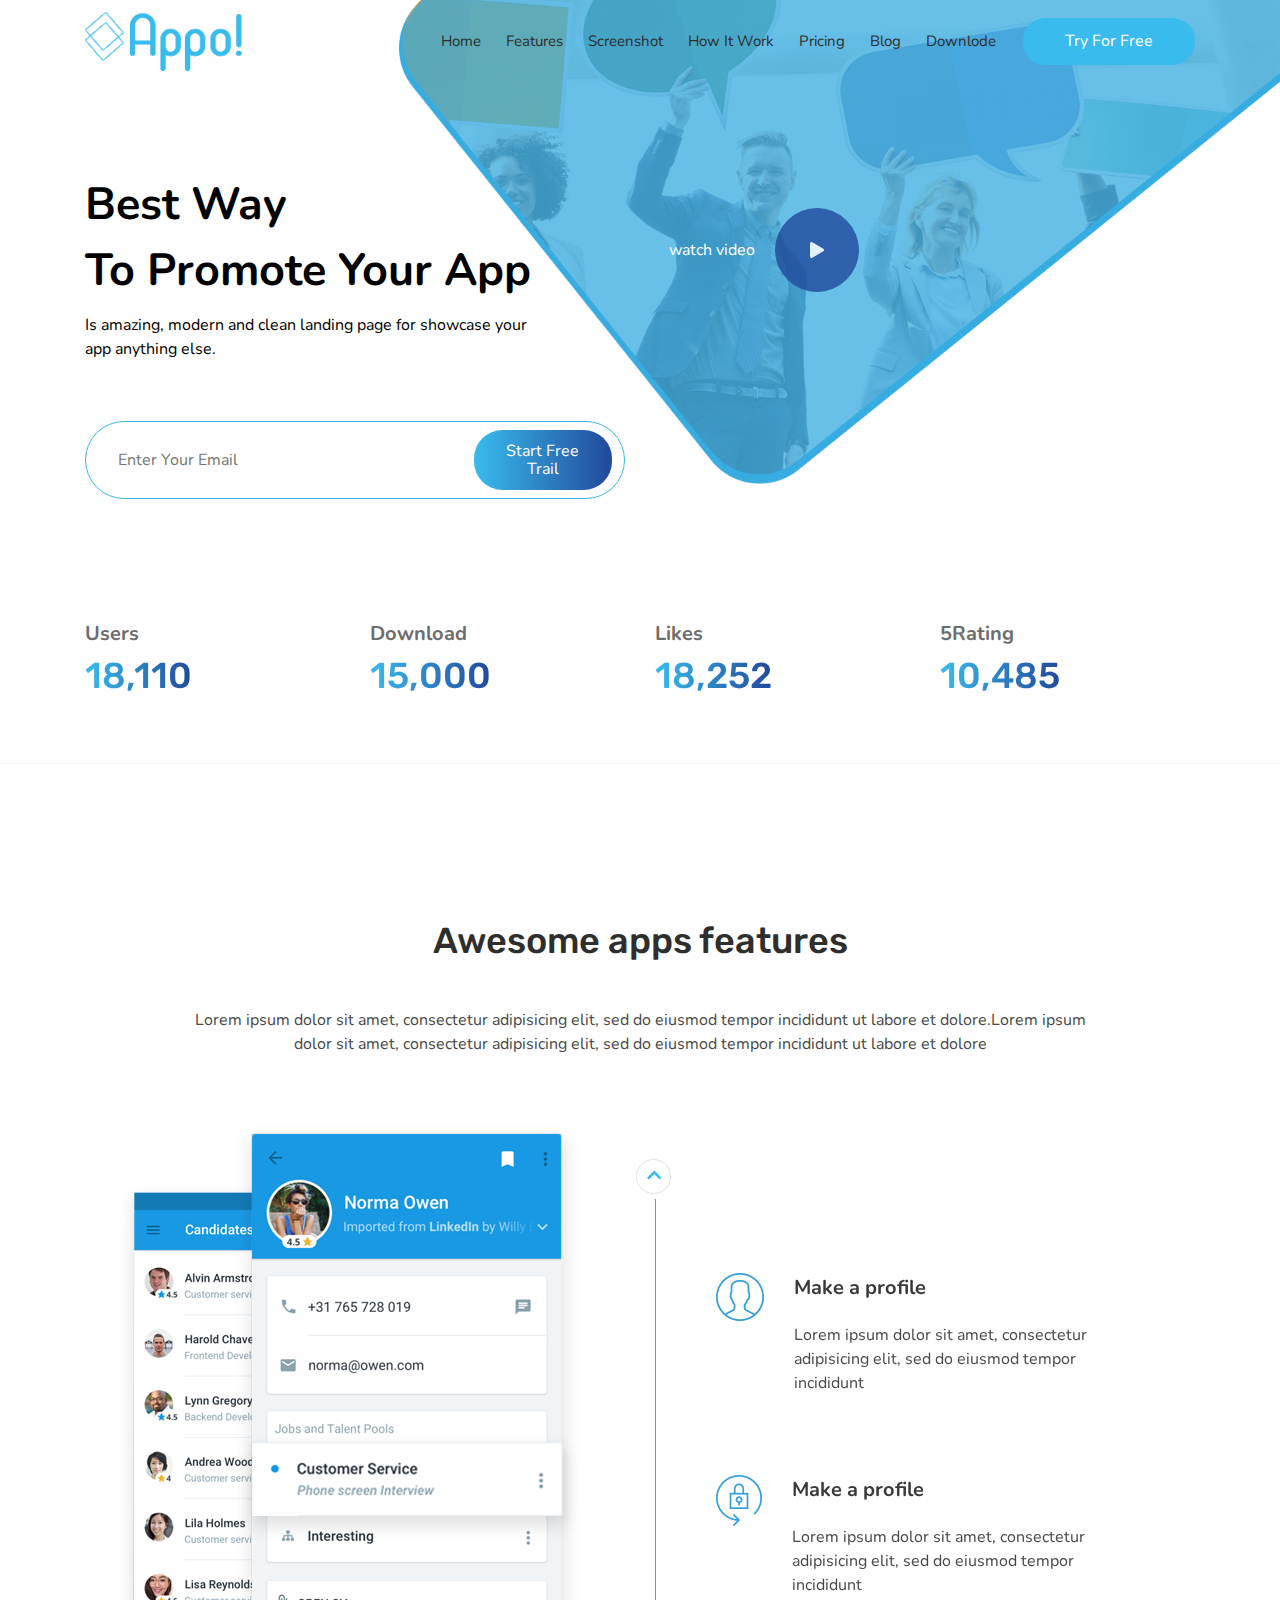
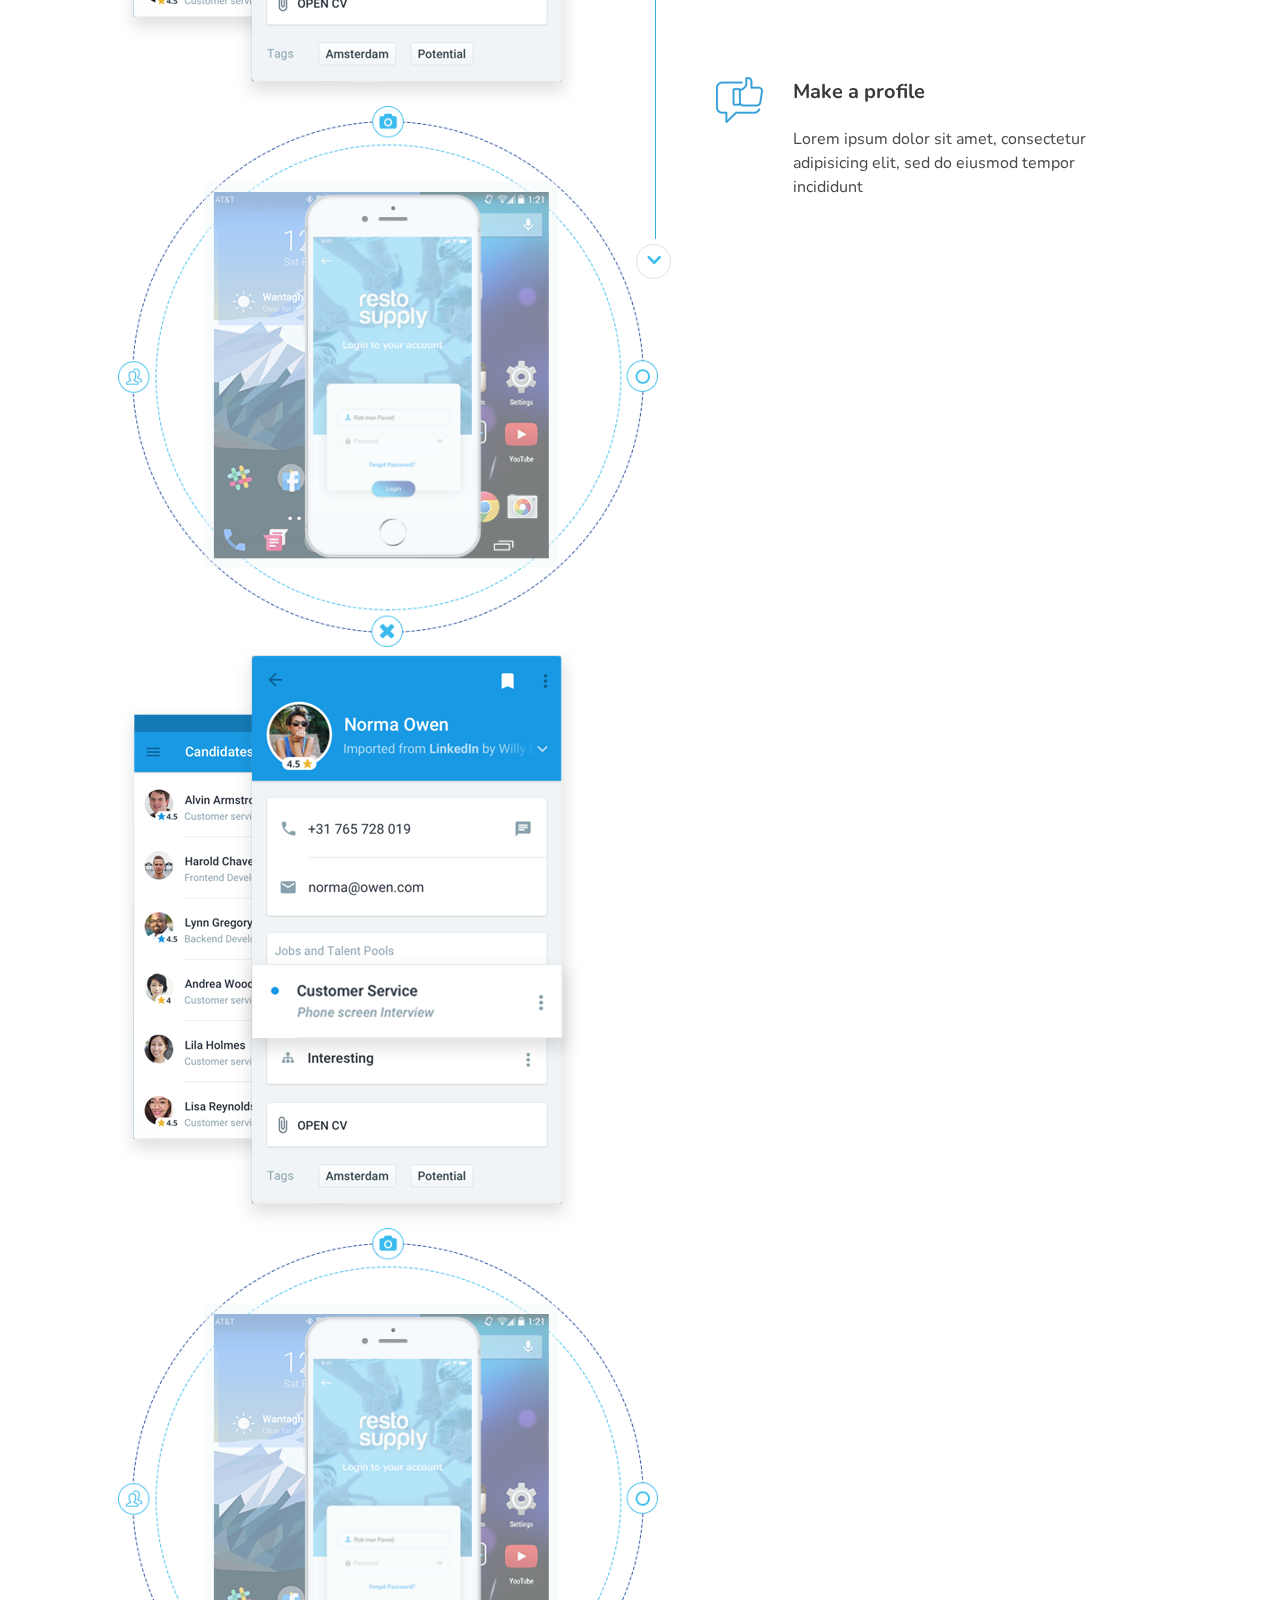
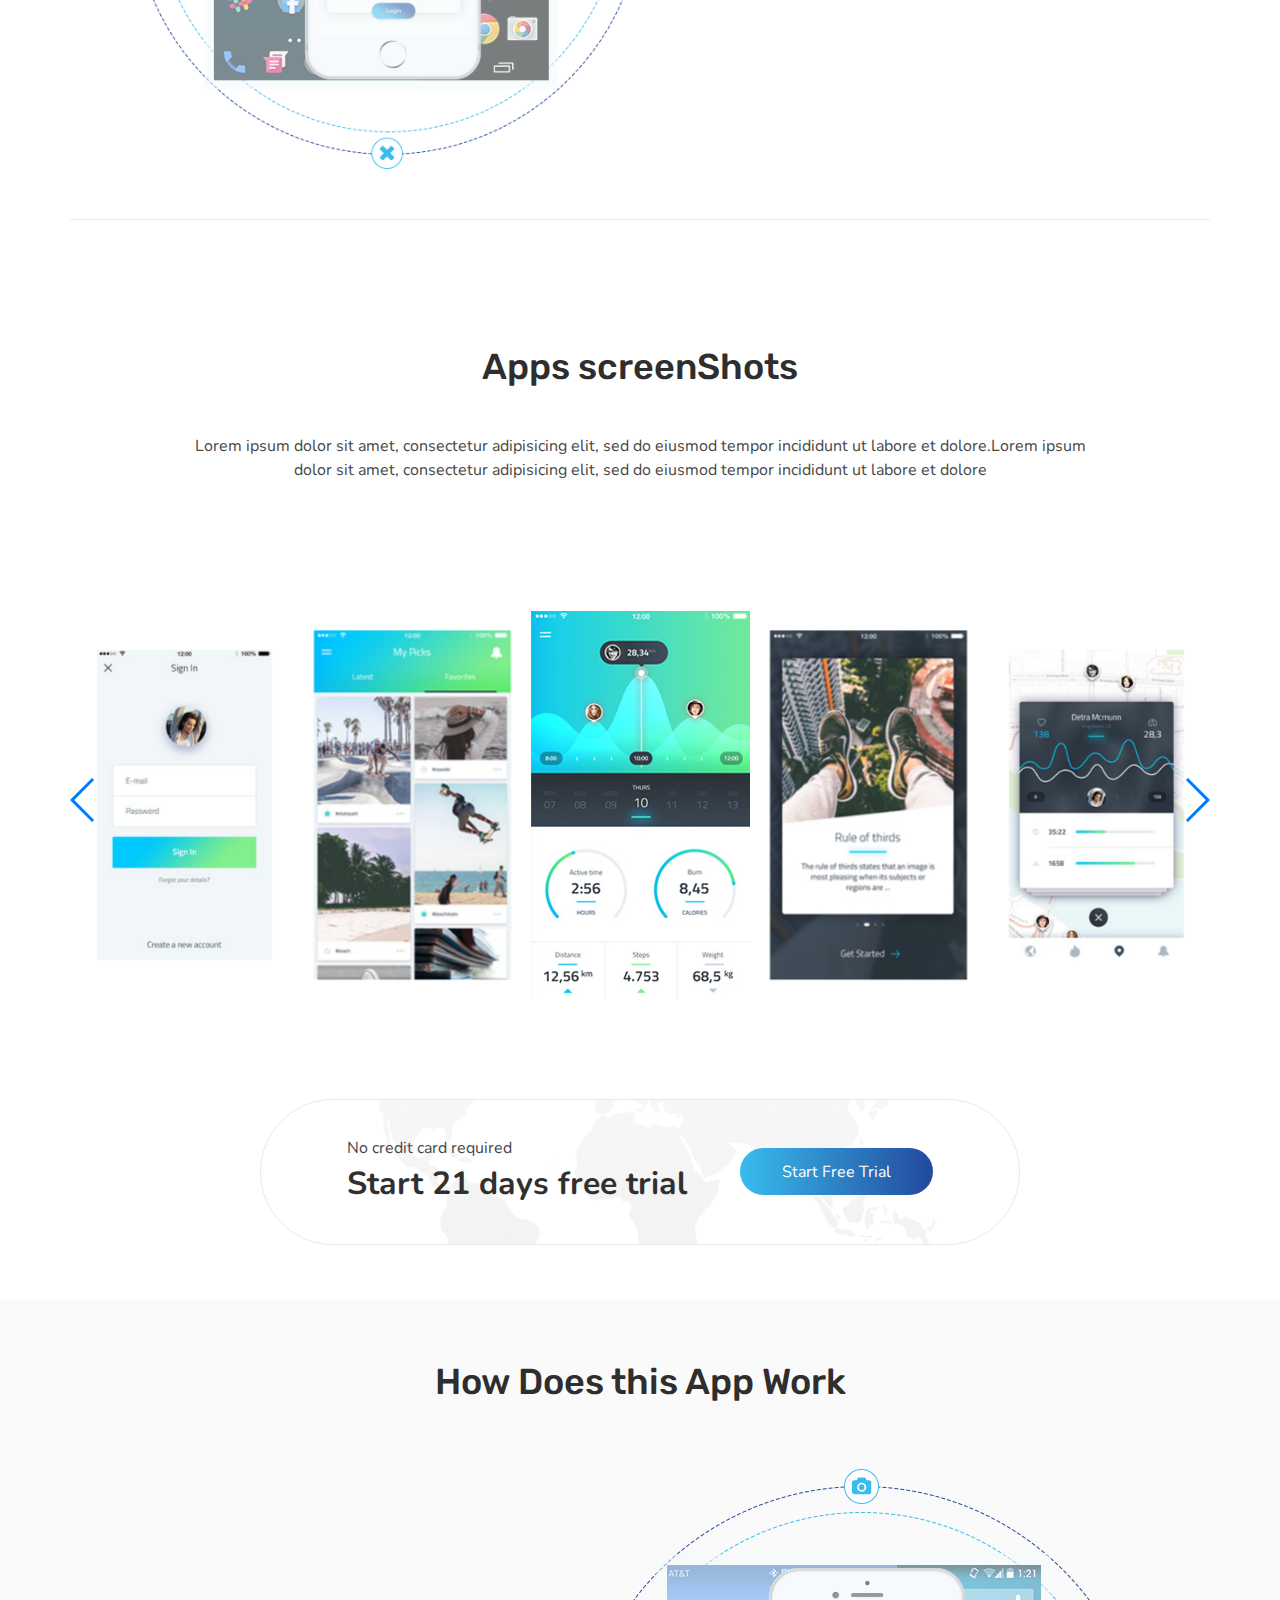
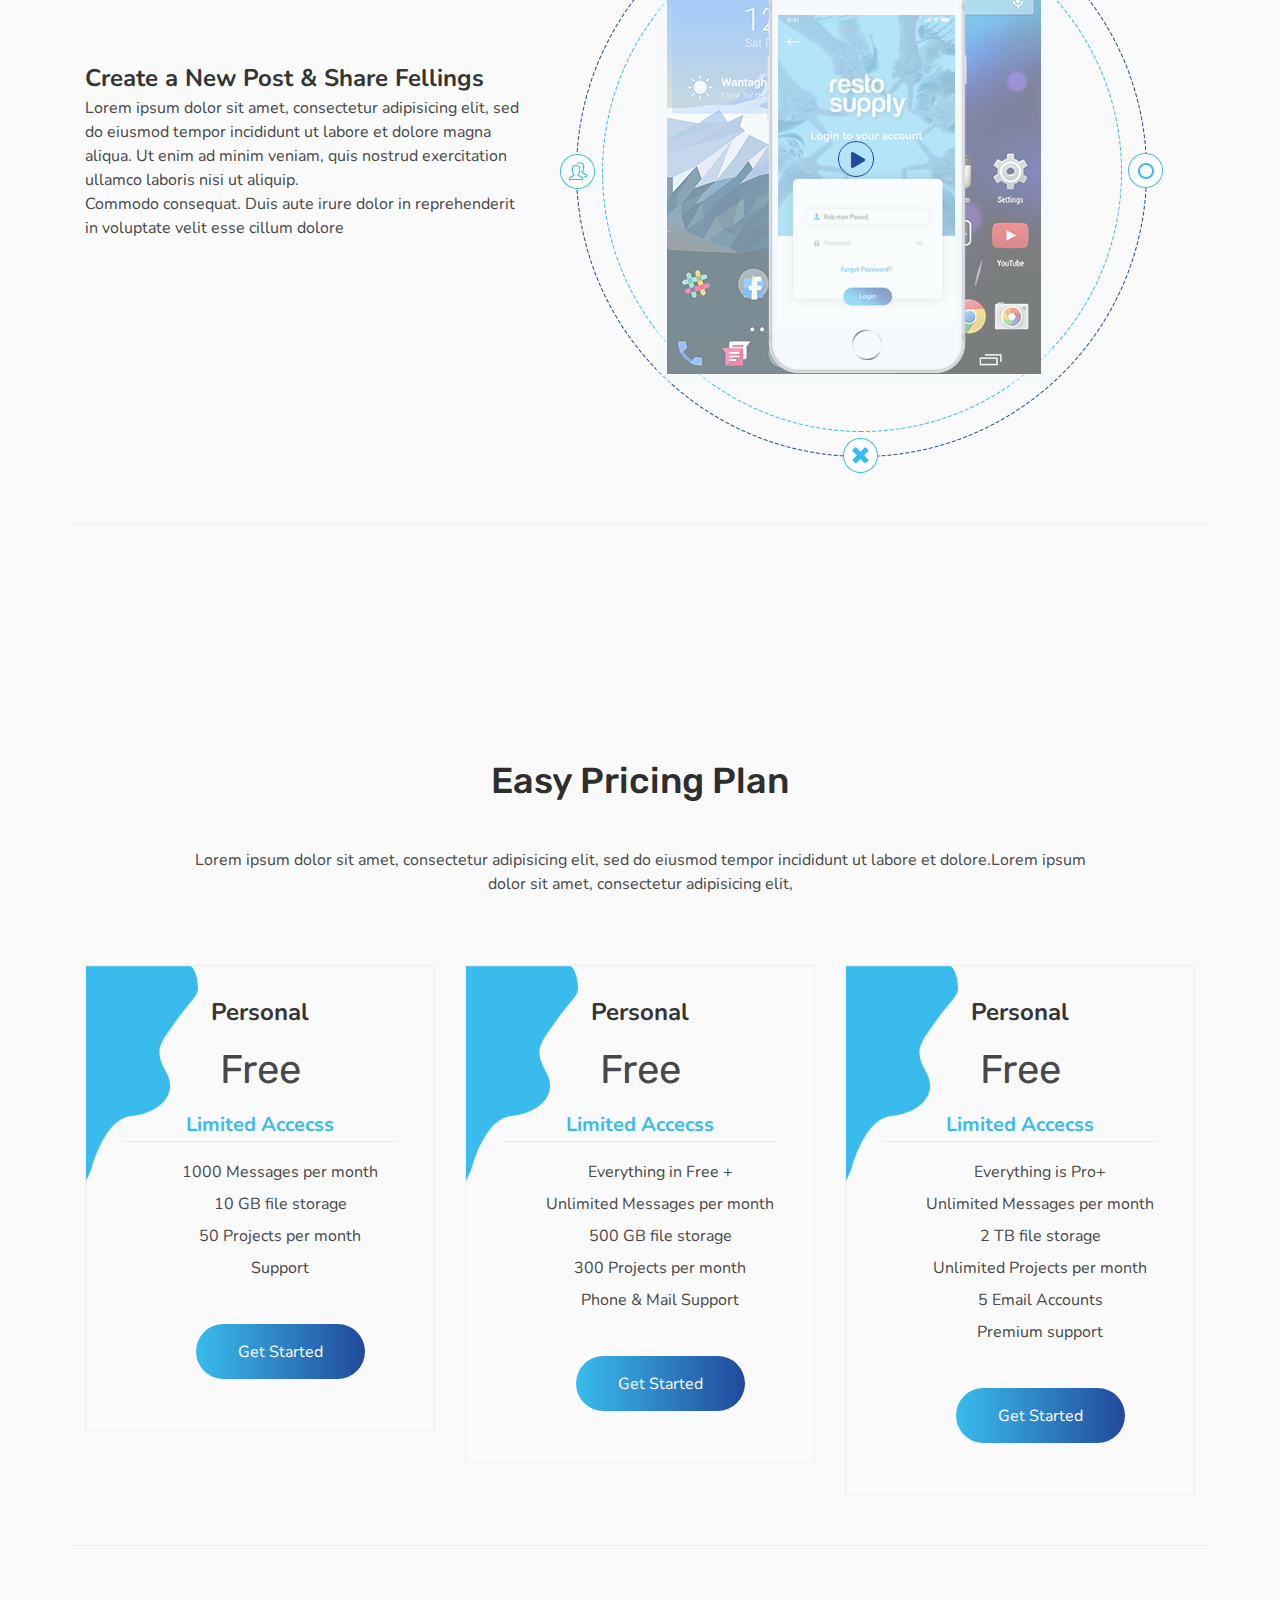
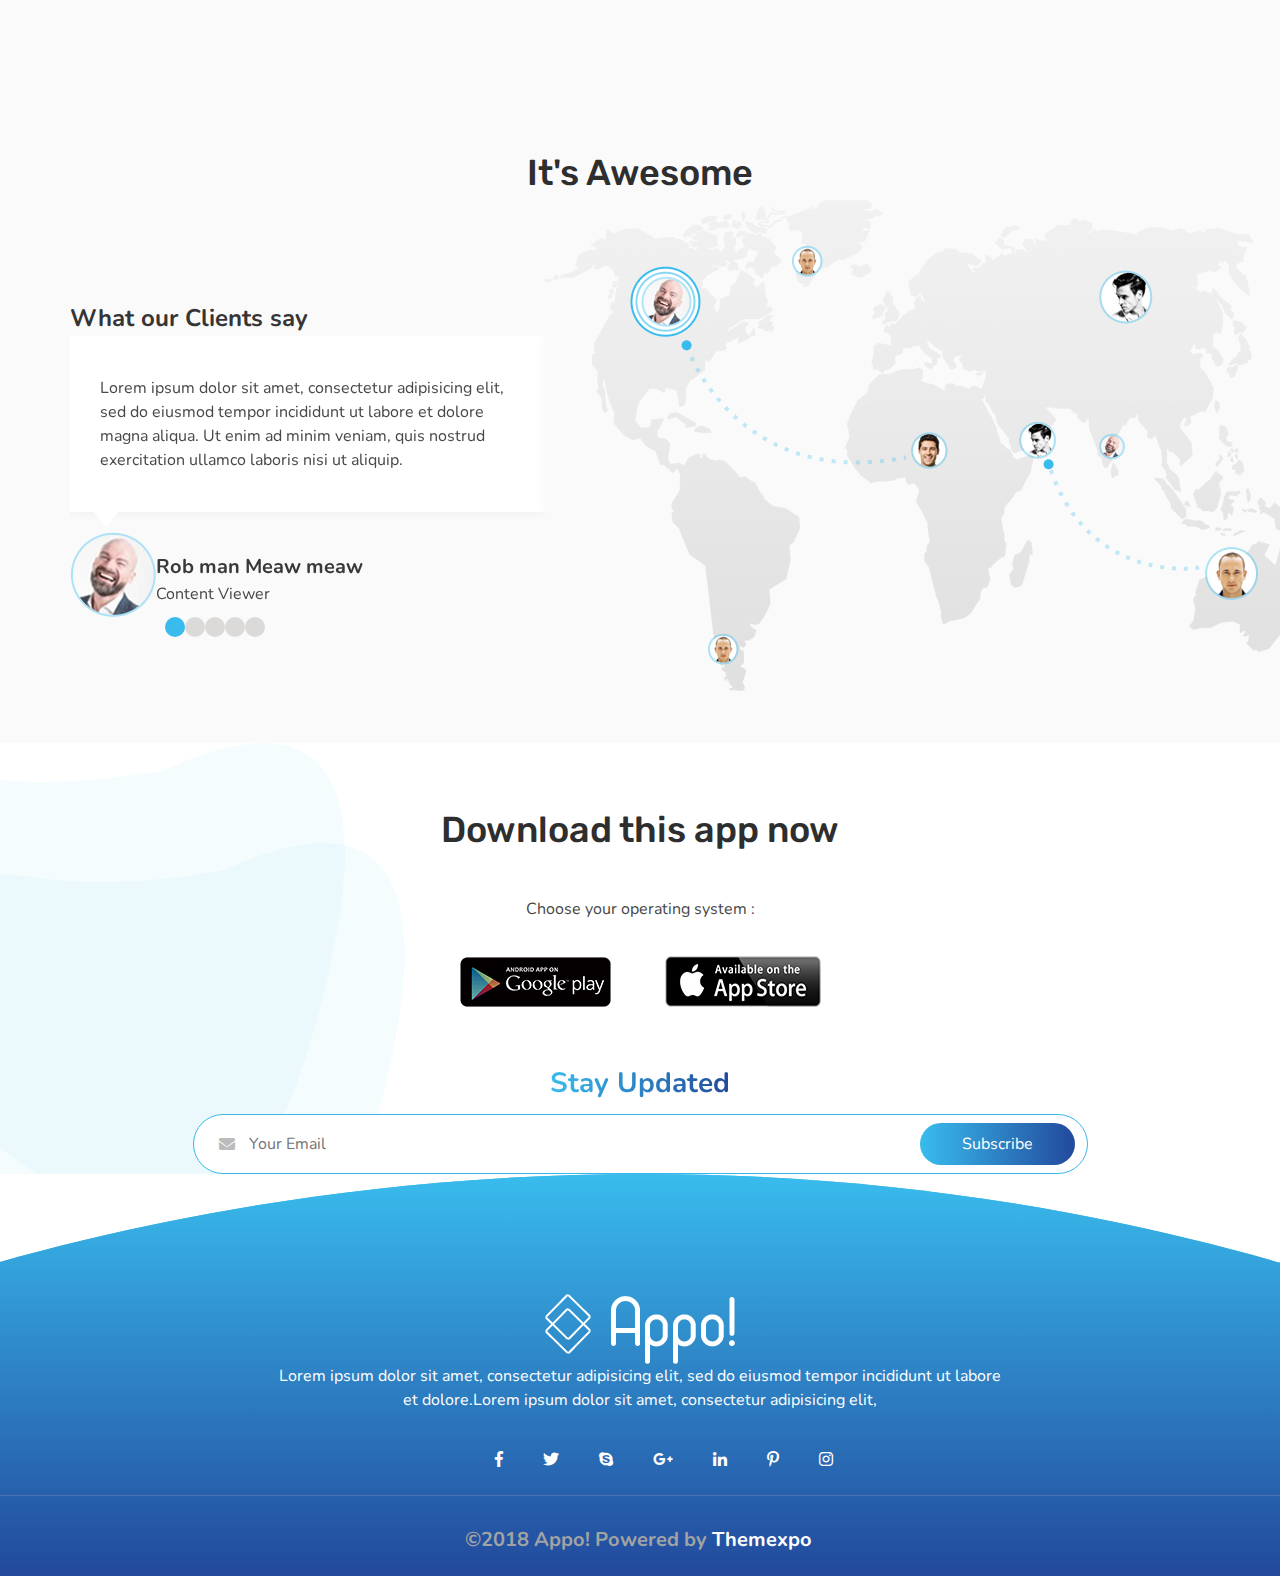
<file: home3.html>
<!doctype html>
<html class="no-js" lang="en">

<head>
    <meta charset="utf-8">
    <meta http-equiv="x-ua-compatible" content="ie=edge">
    <title>Mcorpt.landing Home3 page</title>
    <meta name="description" content="">
    <meta name="viewport" content="width=device-width, initial-scale=1, shrink-to-fit=no">
    <link rel="manifest" href="site.webmanifest">
    <link rel="apple-touch-icon" href="icon.png">
    <!-- Place favicon.ico in the root directory -->
    <link href="https://fonts.googleapis.com/css?family=Nunito:400,700|Rubik:500,700" rel="stylesheet">
    <link rel="stylesheet" href="assets/css/all.css">
    <link rel="stylesheet" href="assets/css/bootstrap-grid.css">
    <link rel="stylesheet" href="assets/css/tiny-slider.css">
    <link rel="stylesheet" href="assets/css/swiper.min.css">
    <link rel="stylesheet" href="assets/css/meanmenu.min.css">
    <link rel="stylesheet" href="assets/css/normalize.css">
    <link rel="stylesheet" href="assets/css/main.css">
    <link rel="stylesheet" href="assets/css/responsive.css">
    <script src="assets/js/vendor/modernizr-3.6.0.min.js"></script>
</head>

<body>
    <!--[if lte IE 9]>
    <p class="browserupgrade">You are using an <strong>outdated</strong> browser. Please <a href="https://browsehappy.com/">upgrade your browser</a> to improve your experience and security.</p>
  <![endif]-->
    <!-- ===========header start======== -->
    <header>
        <div class="container d-lg-flex justify-content-between align-items-center">
            <div class="logo">
                <a href="#"><img src="assets/imgs/logo.png" alt="logo"></a>
            </div>
            <div class="menu-area d-lg-flex align-items-lg-center">
                <nav class="main-menu">
                    <ul class="d-lg-flex">
                        <li><a href="#">Home</a></li>
                        <li><a href="#">Features</a></li>
                        <li><a href="#">Screenshot</a></li>
                        <li><a href="#">How It Work</a></li>
                        <li><a href="#">Pricing</a></li>
                        <li><a href="#">Blog</a></li>
                        <li><a href="#">Downlode</a></li>
                    </ul>
                </nav>
                <a href="#" class="button-reverse d-none d-lg-block">Try For Free</a>
            </div>
        </div>
    </header>
    <!-- ===========header start======== -->
    <!-- ===========Hero banner section start======== -->
    <section class="hero3 skewed-bg3">
        <div class="container hero-content3">
            <div class="row ">
                <div class="col-12 col-md-6">
                    <h1>Best Way <br> To Promote Your App</h1>
                    <p>Is amazing, modern and clean landing page for showcase your app anything else.</p>
                    <div class="hero-form3 text-center">
                        <form class="d-flex " action="">
                            <input class=".fa-envelope:before" type="email" name="email" placeholder="Enter Your Email">
                            <button class="button">Start Free Trail</button>
                        </form>
                    </div>
                </div>
                <div class="hero-icon3">
                    <span>watch video</span>
                    <a href="#" class="pop-up-play3"><i class="fas fa-play"></i></a>
                </div>
            </div>
        </div>
    </section>
    <!-- ===========Hero banner section End======== -->
    <!-- ===========counter section start======== -->
    <section class="counter-section">
        <div class="container">
            <div class="row">
                <div class="counter col-lg-3">
                    <h3 class="count-text text">Users</h3>
                    <h2 class="timer count-title count-number" data-to="20122" data-speed="1000"></h2>
                </div>
                <div class="counter col-lg-3">
                    <h3 class="count-text ">Download</h3>
                    <h2 class="timer count-title count-number" data-to="15000" data-speed="500"></h2>
                </div>
                <div class="counter col-lg-3">
                    <h3 class="count-text ">Likes</h3>
                    <h2 class="timer count-title count-number" data-to="30420" data-speed="1500"></h2>
                </div>
                <div class="counter col-lg-3">
                    <h3 class="count-text ">5Rating</h3>
                    <h2 class="timer count-title count-number" data-to="17475" data-speed="1500"></h2>
                </div>
            </div>
        </div>
    </section>
    <!-- ===========counter section End======== -->
    <!-- ===========Apps section Start======== -->
    <section class="apps-feature3">
        <div class="container">
            <!-- ==========row-1====== -->
            <div class="row text-center">
                <div class="col-12 col-md-10 offset-md-1">
                    <h2>Awesome apps features</h2>
                    <p class="apps-feature-content">Lorem ipsum dolor sit amet, consectetur adipisicing elit, sed do eiusmod tempor incididunt ut labore et dolore.Lorem ipsum dolor sit amet, consectetur adipisicing elit, sed do eiusmod tempor incididunt ut labore et dolore </p>
                </div>
            </div>
            <!-- =======row-2======= -->
            <div id="tabs" class="row bb">
                <div class="col-12 col-md-6">
                    <div class="mobile-tab">
                        <div id="tab-1"><img class="img-fluid" src="assets/imgs/awesome-app.png" alt="mobile-tab"></div>
                        <div id="tab-2"><img class="img-fluid" src="assets/imgs/app-video.png" alt="mobile-tab"></div>
                        <div id="tab-3"><img class="img-fluid" src="assets/imgs/awesome-app.png" alt="mobile-tab"></div>
                        <div id="tab-4"><img class="img-fluid" src="assets/imgs/app-video.png" alt="mobile-tab"></div>
                    </div>
                </div>
                <div class="col-12 col-md-6">
                    <div class="apps-user-tab">
                        <ul id="my-slider">
                            <li class="my-slider-img">
                                <div class="app-user active d-flex align-items-start">
                                    <a href="#tab-1"><img src="assets/imgs/app-user-icon-1.png" alt="user-icon"></a>
                                    <div class="app-user-content">
                                        <h4>Make a profile</h4>
                                        <p>Lorem ipsum dolor sit amet, consectetur adipisicing elit, sed do eiusmod tempor incididunt </p>
                                    </div>
                                </div>
                            </li>
                            <li class="my-slider-img">
                                <div class="app-user d-flex align-items-start">
                                    <a href="#tab-2"><img src="assets/imgs/app-user-icon-2.png" alt="user-icon"></a>
                                    <div class="app-user-content">
                                        <h4>Make a profile</h4>
                                        <p>Lorem ipsum dolor sit amet, consectetur adipisicing elit, sed do eiusmod tempor incididunt </p>
                                    </div>
                                </div>
                            </li>
                            <li class="my-slider-img">
                                <div class="app-user d-flex align-items-start">
                                    <a href="#tab-3"><img src="assets/imgs/app-user-icon-3.png" alt="user-icon"></a>
                                    <div class="app-user-content">
                                        <h4>Make a profile</h4>
                                        <p>Lorem ipsum dolor sit amet, consectetur adipisicing elit, sed do eiusmod tempor incididunt </p>
                                    </div>
                                </div>
                            </li>
                            <li class="my-slider-img">
                                <div class="app-user d-flex align-items-start">
                                    <a href="#tab-4"><img src="assets/imgs/app-user-icon-3.png" alt="user-icon"></a>
                                    <div class="app-user-content">
                                        <h4>Make a profile</h4>
                                        <p>Lorem ipsum dolor sit amet, consectetur adipisicing elit, sed do eiusmod tempor incididunt </p>
                                    </div>
                                </div>
                            </li>
                        </ul>
                    </div>
                </div>
            </div>
        </div>
    </section>
    <!-- =======apps screenshots start===== -->
    <section class="apps-screenshots3">
        <div class="container">
            <div class="row text-center ">
                <div class="col-12 col-md-10 offset-md-1">
                    <h2>Apps screenShots</h2>
                    <p class=" apps-screenshots-content">Lorem ipsum dolor sit amet, consectetur adipisicing elit, sed do eiusmod tempor incididunt ut labore et dolore.Lorem ipsum dolor sit amet, consectetur adipisicing elit, sed do eiusmod tempor incididunt ut labore et dolore </p>
                </div>
                <div class="swiper-container">
                    <div class="swiper-wrapper">
                        <div class="swiper-slide "><img src="assets/imgs/screen1.jpg" alt=""></div>
                        <div class="swiper-slide "><img src="assets/imgs/screen2.jpg" alt=""></div>
                        <div class="swiper-slide "><img src="assets/imgs/screen3.jpg" alt=""></div>
                        <div class="swiper-slide "><img src="assets/imgs/screen4.jpg" alt=""></div>
                        <div class="swiper-slide "><img src="assets/imgs/screen5.jpg" alt=""></div>
                        <div class="swiper-slide "><img src="assets/imgs/screen3.jpg" alt=""></div>
                    </div>
                    <!-- Add Arrows -->
                    <div class="swiper-button-next"></div>
                    <div class="swiper-button-prev"></div>
                </div>
            </div>
        </div>
    </section>
    <!-- ===========Apps section End======== -->
    <!-- ===========free-trail start======== -->
    <section class="free-trail">
        <div class="container">
            <div class="row">
                <div class=" start-trial col-12 col-md-8 offset-md-2 d-flex align-items-center justify-content-between">
                    <div>
                        <p>No credit card required</p>
                        <p class="count-down">Start 21 days free trial</h2>
                    </div>
                    <a class="button" href="#">Start Free Trial</a>
                </div>
            </div>
        </div>
    </section>
    <!-- ===========free-trail End======== -->
    <!-- ===========how does work section start======== -->
    <section class="how-do-it3">
        <div class="container test content">
            <div class="row text-center">
                <div class="col-12 col-md-12">
                    <h2>How Does this App Work</h2>
                </div>
            </div>
            <div class="row bb">
                <div class="col-12 col-md-5 how-content">
                    <h3>Create a New Post & Share Fellings</h3>
                    <p>Lorem ipsum dolor sit amet, consectetur adipisicing elit, sed do eiusmod tempor incididunt ut labore et dolore magna aliqua. Ut enim ad minim veniam, quis nostrud exercitation ullamco laboris nisi ut aliquip.</p>
                    <p>Commodo consequat. Duis aute irure dolor in reprehenderit in voluptate velit esse cillum dolore</p>
                </div>
                <div class="col-12 col-md-7">
                    <img class="app-video width-100" src="assets/imgs/app-video.png" alt="app-video">
                    <a href="#"><span class="play-button"><i class="fas fa-play text-center"></i></span></a>
                </div>
            </div>
        </div>
    </section>
    <!-- ===========how does work section End======== -->
    <!-- ===========pricing start======== -->
    <section class="pricing-table3">
        <div class="container">
            <div class="row text-center">
                <div class="col-12 col-md-10 offset-md-1">
                    <h2>Easy Pricing Plan</h2>
                    <p class="pricing-table-content">Lorem ipsum dolor sit amet, consectetur adipisicing elit, sed do eiusmod tempor incididunt ut labore et dolore.Lorem ipsum dolor sit amet, consectetur adipisicing elit, </p>
                </div>
            </div>
            <div class="row bb">
                <div class="col-12 col-md-4">
                    <div class="pricing text-center">
                        <h3>Personal</h3>
                        <p class="price">Free</p>
                        <h4 class="permission">Limited Accecss</h4>
                        <ul class="list-unstyled">
                            <li>1000 Messages per month</li>
                            <li>10 GB file storage</li>
                            <li>50 Projects per month</li>
                            <li class="last-content">Support</li>
                            <li><a class="button" href="#">Get Started </a></li>
                        </ul>
                    </div>
                </div>
                <div class="col-12 col-md-4">
                    <div class="pricing text-center">
                        <h3>Personal</h3>
                        <p class="price">Free</p>
                        <h4 class="permission">Limited Accecss</h4>
                        <ul>
                            <li>Everything in Free +</li>
                            <li>Unlimited Messages per month</li>
                            <li>500 GB file storage</li>
                            <li>300 Projects per month</li>
                            <li class="last-content">Phone & Mail Support</li>
                            <li><a class="button" href="#">Get Started </a></li>
                        </ul>
                    </div>
                </div>
                <div class="col-12 col-md-4 ">
                    <div class="pricing text-center ">
                        <h3>Personal</h3>
                        <p class="price">Free</p>
                        <h4 class="permission">Limited Accecss</h4>
                        <ul class="list-unstyled">
                            <li>Everything is Pro+</li>
                            <li>Unlimited Messages per month</li>
                            <li>2 TB file storage</li>
                            <li>Unlimited Projects per month</li>
                            <li>5 Email Accounts</li>
                            <li class="last-content">Premium support</li>
                            <li><a class="button" href="#">Get Started </a></li>
                        </ul>
                    </div>
                </div>
            </div>
        </div>
    </section>
    <!-- ===========pricing End======== -->
    <!-- ===========It awesome start======== -->
    <section class="it-awesome3">
        <div class="container">
            <div class="row">
                <div class="col-lg-12 text-center">
                    <h2>It's Awesome</h2>
                </div>
                <div class="col-12 col-md-5 it-awesome-slider3 pad">
                    <h3>What our Clients say</h3>
                    <div class="clients-slider">
                        <div class="clients-slider-decription">
                            <p class="clients-decription-p">Lorem ipsum dolor sit amet, consectetur adipisicing elit, sed do eiusmod tempor incididunt ut labore et dolore magna aliqua. Ut enim ad minim veniam, quis nostrud exercitation ullamco laboris nisi ut aliquip.</p>
                            <div class="media">
                                <img src="assets/imgs/client-1.png" alt="client-1">
                                <div class="media-body">
                                    <h4>Rob man Meaw meaw</h4>
                                    <p>Content Viewer</p>
                                </div>
                            </div>
                        </div>
                        <div class="clients-slider-decription">
                            <p class="clients-decription-p">Lorem ipsum dolor sit amet, consectetur adipisicing elit, sed do eiusmod tempor incididunt ut labore et dolore magna aliqua. Ut enim ad minim veniam, quis nostrud exercitation ullamco laboris nisi ut aliquip.</p>
                            <div class="media">
                                <img src="assets/imgs/client-1.png" alt="client-1">
                                <div class="media-body">
                                    <h4>Rob man Meaw meaw</h4>
                                    <p>Content Viewer</p>
                                </div>
                            </div>
                        </div>
                        <div class="clients-slider-decription">
                            <p class="clients-decription-p">Lorem ipsum dolor sit amet, consectetur adipisicing elit, sed do eiusmod tempor incididunt ut labore et dolore magna aliqua. Ut enim ad minim veniam, quis nostrud exercitation ullamco laboris nisi ut aliquip.</p>
                            <div class="media">
                                <img src="assets/imgs/client-1.png" alt="client-1">
                                <div class="media-body">
                                    <h4>Rob man Meaw meaw</h4>
                                    <p>Content Viewer</p>
                                </div>
                            </div>
                        </div>
                        <div class="clients-slider-decription">
                            <p class="clients-decription-p">Lorem ipsum dolor sit amet, consectetur adipisicing elit, sed do eiusmod tempor incididunt ut labore et dolore magna aliqua. Ut enim ad minim veniam, quis nostrud exercitation ullamco laboris nisi ut aliquip.</p>
                            <div class="media">
                                <img src="assets/imgs/client-1.png" alt="client-1">
                                <div class="media-body">
                                    <h4>Rob man Meaw meaw</h4>
                                    <p>Content Viewer</p>
                                </div>
                            </div>
                        </div>
                        <div class="clients-slider-decription">
                            <p class="clients-decription-p">Lorem ipsum dolor sit amet, consectetur adipisicing elit, sed do eiusmod tempor incididunt ut labore et dolore magna aliqua. Ut enim ad minim veniam, quis nostrud exercitation ullamco laboris nisi ut aliquip.</p>
                            <div class="media">
                                <img src="assets/imgs/client-1.png" alt="client-1">
                                <div class="media-body">
                                    <h4>Rob man Meaw meaw</h4>
                                    <p>Content Viewer</p>
                                </div>
                            </div>
                        </div>
                    </div>
                </div>
                <div class="col-md-7 pad">
                    <img src="assets/imgs/awesome-map-bg.png" alt="">
                </div>
                </div>
            </div>
    </section>
    <!-- ===========It awesome End======== -->
    <!-- ===========download start======== -->
    <section class="download">
        <div class="container">
            <div class="row">
                <div class="col-12 col-md-12 text-center">
                    <h2>Download this app now</h2>
                    <p>Choose your operating system :</p>
                    <div class="download-logo">
                        <a href="#"><img src="assets/imgs/download-logo1.png" alt="play store"></a>
                        <a href="#"><img src="assets/imgs/download-logo2.png" alt="app store"></a>
                    </div>
                    <p class="app-update">Stay Updated</p>
                </div>
            </div>
            <div class="app-form col-12 col-md-10 offset-md-1 text-center">
                <form class="d-md-flex justify-content-between" action="">
                    <input class=".fa-envelope:before" type="email" name="email" placeholder="Your Email">
                    <i class="fas fa-envelope"></i>
                    <button class="button">Subscribe</button>
                </form>
            </div>
        </div>
    </section>
    <!-- ===========download End======== -->
    <!-- ===========footer start======== -->
    <footer class="footer">
        <div class="container">
            <div class="row">
                <div class="col-12 col-md-8 offset-md-2 text-center">
                    <img src="assets/imgs/logo2.png" alt="logo">
                    <p>Lorem ipsum dolor sit amet, consectetur adipisicing elit, sed do eiusmod tempor incididunt ut labore et dolore.Lorem ipsum dolor sit amet, consectetur adipisicing elit, </p>
                </div>
            </div>
            <div class="row">
                <div class="col-12 col-md-4 offset-md-4 social-icon">
                    <ul class="list-unstyled d-flex">
                        <li><a href="#"><i class="fab fa-facebook-f"></i></a></li>
                        <li><a href="#"><i class="fab fa-twitter"></i></a></li>
                        <li><a href="#"><i class="fab fa-skype"></i></a></li>
                        <li><a href="#"><i class="fab fa-google-plus-g"></i></a></li>
                        <li><a href="#"><i class="fab fa-linkedin-in"></i></a></li>
                        <li><a href="#"><i class="fab fa-pinterest-p"></i></a></li>
                        <li><a href="#"><i class="fab fa-instagram"></i></a></li>
                    </ul>
                    <h4>&copy;2018 Appo! Powered by <a href="#">Themexpo</a></h4>
                </div>
            </div>
        </div>
    </footer>
    <!-- ===========footer End======== -->
    <script src="assets/js/vendor/jquery-3.3.1.min.js"></script>
    <script src="assets/js/plugins.js"></script>
    <script src="assets/js/tiny-slider.js"></script>
    <script src="assets/js/jquery.meanmenu.min.js"></script>
    <script src="assets/js/jquery.counter.js"></script>
    <script src="assets/js/swiper.min.js"></script>
    <script src="assets/js/jquery-ui-1.9.2.custom.min.js"></script>
    <script src="assets/js/jquery.sticky.js"></script>
    <script src="assets/js/main.js"></script>
</body>

</html>
</file>
<file: assets/css/tiny-slider.css>
.tns-outer{padding:0 !important}.tns-outer [hidden]{display:none !important}.tns-outer [aria-controls],.tns-outer [data-action]{cursor:pointer}.tns-slider{-webkit-transition:all 0s;-moz-transition:all 0s;transition:all 0s}.tns-slider>.tns-item{-webkit-box-sizing:border-box;-moz-box-sizing:border-box;box-sizing:border-box}.tns-horizontal.tns-subpixel{white-space:nowrap}.tns-horizontal.tns-subpixel>.tns-item{display:inline-block;vertical-align:top;white-space:normal}.tns-horizontal.tns-no-subpixel:after{content:'';display:table;clear:both}.tns-horizontal.tns-no-subpixel>.tns-item{float:left;margin-right:-100%}.tns-no-calc{position:relative;left:0}.tns-gallery{position:relative;left:0;min-height:1px}.tns-gallery>.tns-item{position:absolute;left:-100%;-webkit-transition:transform 0s, opacity 0s;-moz-transition:transform 0s, opacity 0s;transition:transform 0s, opacity 0s}.tns-gallery>.tns-slide-active{position:relative;left:unset !important}.tns-gallery>.tns-moving{-webkit-transition:all 0.25s;-moz-transition:all 0.25s;transition:all 0.25s}.tns-lazy-img{-webkit-transition:opacity 0.6s;-moz-transition:opacity 0.6s;transition:opacity 0.6s;opacity:0.6}.tns-lazy-img.loaded{opacity:1}.tns-ah{-webkit-transition:height 0s;-moz-transition:height 0s;transition:height 0s}.tns-ovh{overflow:hidden}.tns-visually-hidden{position:absolute;left:-10000em}.tns-transparent{opacity:0;visibility:hidden}.tns-fadeIn{opacity:1;filter:alpha(opacity=100);z-index:0}.tns-normal,.tns-fadeOut{opacity:0;filter:alpha(opacity=0);z-index:-1}.tns-t-subp2{margin:0 auto;width:310px;position:relative;height:10px;overflow:hidden}.tns-t-ct{width:2333.3333333%;width:-webkit-calc(100% * 70 / 3);width:-moz-calc(100% * 70 / 3);width:calc(100% * 70 / 3);position:absolute;right:0}.tns-t-ct:after{content:'';display:table;clear:both}.tns-t-ct>div{width:1.4285714%;width:-webkit-calc(100% / 70);width:-moz-calc(100% / 70);width:calc(100% / 70);height:10px;float:left}

/*# sourceMappingURL=sourcemaps/tiny-slider.css.map */
</file>
<file: assets/css/main.css>
/*! HTML5 Boilerplate v6.1.0 | MIT License | https://html5boilerplate.com/ */


/*
 * What follows is the result of much research on cross-browser styling.
 * Credit left inline and big thanks to Nicolas Gallagher, Jonathan Neal,
 * Kroc Camen, and the H5BP dev community and team.
 */


/* ==========================================================================
   Base styles: opinionated defaults
   ========================================================================== */

html {
    color: #222;
    font-size: 1em;
    line-height: 1.4;
}



/*
 * Remove text-shadow in selection highlight:
 * https://twitter.com/miketaylr/status/12228805301
 *
 * Vendor-prefixed and regular ::selection selectors cannot be combined:
 * https://stackoverflow.com/a/16982510/7133471
 *
 * Customize the background color to match your design.
 */

::-moz-selection {
    background: #b3d4fc;
    text-shadow: none;
}

::selection {
    background: #b3d4fc;
    text-shadow: none;
}



/*
 * A better looking default horizontal rule
 */

hr {
    display: block;
    height: 1px;
    border: 0;
    border-top: 1px solid #ccc;
    margin: 1em 0;
    padding: 0;
}



/*
 * Remove the gap between audio, canvas, iframes,
 * images, videos and the bottom of their containers:
 * https://github.com/h5bp/html5-boilerplate/issues/440
 */

audio,
canvas,
iframe,
img,
svg,
video {
    vertical-align: middle;
}



/*
 * Remove default fieldset styles.
 */

fieldset {
    border: 0;
    margin: 0;
    padding: 0;
}



/*
 * Allow only vertical resizing of textareas.
 */

textarea {
    resize: vertical;
}



/* ==========================================================================
   Browser Upgrade Prompt
   ========================================================================== */

.browserupgrade {
    margin: 0.2em 0;
    background: #ccc;
    color: #000;
    padding: 0.2em 0;
}



/* ==========================================================================
   typrographi
   ========================================================================== */
body {
    font-family: 'Nunito', sans-serif;
    color: #484848;
    font-size: 16px;
    font-weight: 400;
    line-height: 1.5;
    box-sizing: border-box;
}
li {
    list-style-type: none;
}
a {
    text-decoration: none;
}
h1,
h2,
h3,
h4,
h5,
h6,
a,
p {
    margin: 0;
    padding: 0;
}
h2,.h2{
    font-family: "Rubik", sans-serif;
    font-weight: 500;
    color: #2e2e2e;
    font-size:36px;
}
h3,.h3{
    font-weight: bold;
    font-size: 24px;
    color: #353535;
}
h4 {
    font-size: 20px;
    font-weight: bold;
    color: #393939;
}
.button {
    display: inline-block;
    text-decoration: none;
    padding: 11.5px 42px;
    color: #ffffff;
    background: #39bced;
    background: -moz-linear-gradient(top, #39bced 0%, #22499c 100%);
    background: -webkit-linear-gradient(top, #39bced 0%, #22499c 100%);
    background: linear-gradient(to right, #39bced 0%, #22499c 100%);
    filter: progid:DXImageTransform.Microsoft.gradient( startColorstr='#39bced', endColorstr='#22499c', GradientType=0);
    border-radius: 28.5px;
    border: 0;
}
.button:hover{
    display: inline-block;
    text-decoration: none;
    padding: 11.5px 42px;
    color: #ffffff;
    background: #39bced;
    filter: progid:DXImageTransform.Microsoft.gradient( startColorstr='#39bced', endColorstr='#22499c', GradientType=0);
    border-radius: 28.5px;
}
.color {
    color: #39bced;
}
.text-center {
    text-align: center;
}
.width-100{
    max-width: 100%;
}
.pad
{
    padding: 0;
}
.mar{
    margin: 0;
}
.pm{
    padding: 0;
    margin: 0;
}
.overlay2 {
    background-image: -webkit-linear-gradient(30deg, rgba(34, 73, 156, .8) 0%, rgba(57, 188, 237, .8) 100%);
    background-image: -o-linear-gradient(30deg, rgba(34, 73, 156, .8) 0%, rgba(57, 188, 237, .8) 100%);
    background-image: linear-gradient(120deg, rgba(34, 73, 156, .8) 0%, rgba(57, 188, 237, .8) 100%);
    width: 100%;
    height: 100%;
    position: absolute;
    top: 0;
    left: 0;
}
.overlay3 {
    background-image: -webkit-linear-gradient(30deg, rgba(34, 73, 156, .8) 0%, rgba(57, 188, 237, .8) 100%);
    background-image: -o-linear-gradient(30deg, rgba(34, 73, 156, .8) 0%, rgba(57, 188, 237, .8) 100%);
    background-image: linear-gradient(120deg, rgba(34, 73, 156, .8) 0%, rgba(57, 188, 237, .8) 100%);
    width: 100%;
    height: 100%;
    position: absolute;
    top: 0;
    left: 0;
}

.bb {
    border-bottom: 1px solid #ededed;
    padding-bottom: 50px;
}
/* ==========================================================================
   Author's custom styles
   ========================================================================== */
.main-menu ul {
    padding: 0;
    margin: 0 15px 0 0;
}
.main-menu ul a {
    display: block;
    font-size: 15px;
    color: #2e2e2e;
    padding: 30px 12.5px;
}
.main-menu ul a:hover {
    color: #39bced;
}

.is-sticky .logo img {
    max-width: 80%;
    transition: all 0.5s ease-in-out;
}
.logo {
    padding: 10px 0px;
}
.sticky-wrapper {
    position: absolute;
    width: 100%;
    z-index: 9999;
}
.is-sticky header {
    background: #ffffff;
}
.button-reverse {
    display: inline-block;
    text-decoration: none;
    padding: 11.5px 42px;
    color: #ffffff;
    background: #39bced;
    border-radius: 22.5px;
}
.button-reverse:hover {
    display: inline-block;
    text-decoration: none;
    padding: 11.5px 42px;
    color: #ffffff;
    background: #39bced;
    background: -moz-linear-gradient(top, #39bced 0%, #22499c 100%);
    background: -webkit-linear-gradient(top, #39bced 0%, #22499c 100%);
    background: linear-gradient(to right, #39bced 0%, #22499c 100%);
    filter: progid:DXImageTransform.Microsoft.gradient( startColorstr='#39bced', endColorstr='#22499c', GradientType=0);
    border-radius: 22.5px;
}
/* ==========================================================================
  Hero banner style
   ========================================================================== */
.hero {
    background: url(../imgs/hero-bg2.svg) right top -22px no-repeat, url(../imgs/hero-bg1.svg) right top no-repeat;
    padding: 170px 0 60px 20px;
}
.img-fluid {
    max-width: 100%;
    margin-left: 33px;
}
.hero h1 {
    font-size: 48px;
    font-weight: bold;
    line-height: 1.458;
}
.hero p {
    padding-right: 35%;
    padding-bottom: 40px;
    padding-top: 10px;
}

/* ==========================================================================
  Hero2 banner style
   ========================================================================== */
.hero2{
    width: 100%;
    background: url('../imgs/hero-bg.png');
    margin-bottom: 0;
}
.img-fluid2 {
    max-width: 100%;
    margin-left: 33px;
}
.hero-content2{
    padding-top: 24%;
}
.hero2 h1 {
    font-size: 48px;
    font-weight: bold;
    line-height: 1.458;
    color: white;
    padding-top: 20%;
}
.hero2 p {
    padding-right: 35%;
    padding-bottom: 40px;
    padding-top: 10px;
    color: white;
}
.skewed-bg2 {
    padding: 20px 0;
    -webkit-transform: skew(0deg, -10deg);
    transform: skew(0deg, -10deg) translateY(-250px);
     /*margin-top: -200px; */
}

.skewed-bg2 .hero-content2 {
    -webkit-transform: skew(0deg, 10deg);
    transform: skew(0deg, 10deg);
}
/* ==========================================================================
  Hero3 banner style
   ========================================================================== */
.hero3 {
    background: url('../imgs/hero-bg3.png') no-repeat top right -15px;
    background-size: 70%;
    position: relative;
}

.img-fluid3 {
    max-width: 100%;
    margin-left: 33px;
}

.hero-content3 {
    padding-top: 5%;
}

.hero-icon3 {
    display: flex;
    justify-content: center;
    align-items: center;
    margin-top: -10%;
}

.hero-icon3 span {
    color: white;
    margin-right: 20px;
}

.pop-up-play3 {
    border: 1px solid rgb(34, 73, 156);
    background-color: rgba(34, 73, 156);
    color: rgb(255, 255, 255);
    border-radius: 50%;
    opacity: 0.8;
    width: 84px;
    height: 84px;
    margin-right: -30%;
    text-decoration: none;
    display: flex;
    justify-content: center;
    align-items: center;
    z-index: 2;
    line-height: 70px;
    -webkit-animation: ripple 1s linear infinite;
    animation: ripple 1s linear infinite;
    -webkit-transition: .5s linear;
}

.pop-up-play3:hover {
    border: 1px solid rgb(34, 73, 156);
    background-color: transparent;
    color: rgb(34, 73, 156);
}

@keyframes ripple {
    0% {
        -webkit-box-shadow: 0 0 0 0 rgba(34, 73, 156, 0.4), 10px 0 0 10px rgba(34, 73, 156, 0.2), 20px 0 0 20px rgba(34, 73, 156, 0.2);
        box-shadow: 0 0 0 0 rgba(34, 73, 156, 0.4), 10px 0 0 10px rgba(34, 73, 156, 0.2), 20px 0 0 20px rgb(34, 73, 156, 0.2);
    }

    100% {
        -webkit-box-shadow: 10px 0 0 10px rgba(34, 73, 156, 0.4), 20px 0 0 20px rgba(34, 73, 156, 0.2), 25px 0 0 25px rgba(34, 73, 156, 0);
        box-shadow: 10px 0 0 10px rgb(34, 73, 156, 0.4), 20px 0 0 20px rgb(34, 73, 156, 0.2), 25px 0 0 25px rgb(34, 73, 156, 0);

    }
}

.hero3 h1 {
    font-size: 45px;
    font-weight: bold;
    line-height: 1.458;
    color: #000;
    padding-top: 20%;
}

.hero3 p {
    padding-right: 18%;
    padding-bottom: 40px;
    padding-top: 10px;
    color: #000;
}

.hero-form3 {
    padding-bottom: 50px;
    padding-top: 20px;
}

.hero-form3>form {
    border: 1px solid #38b7e9;
    border-radius: 50px;
    padding: 8px 12px 8px 30px;
    position: relative;
    background: #ffffff;
}

.hero-form3>form>input {
    border: 0;
    width: 360px;
}

.hero-form3>form>button {
    border: 0;
    padding: 11.5px 15px;
}

.hero-form3>form>button:hover {
    padding: 11.5px 15px;
}
/* ==========================================================================
  counter
   ========================================================================== */
.counter-section {
    padding-top: 70px;
    padding-bottom: 60px;
    border-bottom: 1px solid #f1f1f1;
}

.count-text {
    color: #6d6d6d;
    font-size: 20px;
}

.count-number {
    background: linear-gradient(to right, #39bced 0%, #22499c 100%);
    -webkit-background-clip: text;
    -webkit-text-fill-color: transparent;
    display: inline-block;
}

/* ==========================================================================
  why use this app style
   ========================================================================== */
.why-use {
    margin-top: 30px;
    padding-bottom: 62px;
}
.why-use h2{
    padding-bottom: 56px;
}
.hover {
    padding-top: 35px;
    padding-bottom: 35px;
}
.hover:hover {
    border-radius: 5px;
    box-shadow: 0.347px 1.97px 10px 5px rgb( 245, 245, 245);
}
.hover h4 {
    padding-top: 25px;
    padding-bottom: 25px;
}
.why-use h1 {
    text-align: center;
    margin-bottom: 65px;
}
/* ==========================================================================
   apps feature style
   ========================================================================== */
.apps-feature {
    background: url('../imgs/app-section-bg2.svg') no-repeat top right, url('../imgs/app-section-bg1.svg') no-repeat top right;
    width: 100%;
    background-size: cover;
    padding-top: 15px;
}
.apps-feature3 {
    padding-top: 150px;
    padding-bottom: 30px;
}
.apps-feature-content {
    padding: 40px 0 69px 0;
}
.apps-user-tab {
    border-left: 1px solid #36ace1;
    position: relative;
    margin-top: 74px;
}
.apps-user-tab i:hover {
    background-color: #39bced;
    color: #ffffff;
}
.app-user {
    position: relative;
    margin-left: 20px;
    padding-bottom: 20px;
    padding-top: 30px;
}
.app-user-content {
    padding-left: 30px;
    padding-right: 10%;
}
.app-user-content h4 {
    padding-bottom: 20px;
}
.app-user::before {
    content: "";
    position: absolute;
    left: -60px;
    width: 3px;
    height: 50px;
    background-color: #22499c;
    visibility: hidden;
}
.app-user:hover::before, .ui-state-active  .app-user::before {
    visibility: visible;
}




.apps-feature2 {
    padding-top: 150px;
    padding-bottom: 30px;
    position: relative;
}
.apps-feature2:before{
    content:"";
    position: absolute;
    background:#fafafa;
    height: 160%;
    width: 100%;
    transform: skew(0deg,-10deg);
    z-index: -1;
    margin-bottom:-250px;
}

/* ==========================================================================
   tiny slider
   ========================================================================== */
.tns-nav {
    visibility: hidden;
}

.tns-controls button{
    position: absolute;
    left: -20px;
    color: #39bced; 
    border: 1px solid #e2e1e1; 
    border-radius: 50%; 
    background: transparent;
    content: "";
    height: 35px;
    width: 35px;
}
.tns-controls button:hover{
    background:#39bced;
    color: white;
    border: 0; 
}
.tns-controls button[data-controls="prev"] {
    top: -40px;
}
.tns-controls button[data-controls="next"] {
    bottom: -40px;
}
/* ==========================================================================
   apps-screenshots style
   ========================================================================== */

.apps-screenshots {
    padding-top: 90px;
    padding-bottom: 25px;
    /*! background: #fff; */
}
.apps-screenshots-content {
    padding: 40px 0 69px 0;
}



/* ==========================================================================
   swiper slider
   ========================================================================== */
.swiper-container {
  position: relative;
  padding-top: 60px;
  padding-bottom: 50px;
}
.slider-bg:after {
    content: url('../imgs/phone.png');
    position: absolute;
    left: 100.5%;
    top: 100%;
    transform: translate(-99.5%, -98%);
    z-index: 2;
}
.swiper-container .swiper-wrapper {
  align-items: center;
  position: relative;
}

.swiper-slide.swiper-slide-prev {
  transform: scale(0.8,0.7);
  transition: 0.3s all ease;
}
.swiper-slide.swiper-slide-active {
  transform: scale(0.7,0.6);
  transition: 0.3s all ease;
}
.swiper-slide.swiper-slide-next {
  transform: scale(0.8,0.7);
  transition: 0.3s all ease;
}
.swiper-slide.swiper-slide-next+.swiper-slide {
  transform: scale(0.9,0.8);
  transition: 0.3s all ease;
}
.swiper-slide.swiper-slide-next+.swiper-slide+.swiper-slide {
  transform: scale(1,1);
  transition: 0.3s all ease;
}

/* ==========================================================================
   apps-screenshots style
   ========================================================================== */

.apps-screenshots3 {
    padding-top: 90px;
    padding-bottom: 25px;
    background: #fff;
}

.apps-screenshots-content {
    padding: 40px 0 69px 0;
}



/* ==========================================================================
   swiper slider
   ========================================================================== */
.apps-screenshots3 .swiper-container {
    position: relative;
    padding-top: 60px;
    padding-bottom: 50px;
}

.apps-screenshots3 .swiper-container .swiper-wrapper {
    align-items: center;
    position: relative;
}

.apps-screenshots3 .swiper-slide.swiper-slide-prev {
    transform: scale(0.9, 0.9);
    transition: 0.3s all ease;
}

.apps-screenshots3 .swiper-slide.swiper-slide-active {
    transform: scale(0.8, 0.8);
    transition: 0.3s all ease;
}

.apps-screenshots3 .swiper-slide.swiper-slide-next {
    transform: scale(0.9, 0.9);
    transition: 0.3s all ease;
}

.apps-screenshots3 .swiper-slide.swiper-slide-next+.swiper-slide {
    transition: 0.3s all ease;
    transform: scale(1, 1);
}

.apps-screenshots3 .swiper-slide.swiper-slide-next+.swiper-slide+.swiper-slide {
    transform: scale(0.9, 0.9);
    transition: 0.3s all ease;
}

.apps-screenshots3 .swiper-slide.swiper-slide-next+.swiper-slide+.swiper-slide+.swiper-slide {
    transform: scale(0.8, 0.8);
    transition: 0.3s all ease;
}

.apps-screenshots3 .swiper-button-next,
.apps-screenshots3 .swiper-container-rtl .swiper-button-prev {
    right: 0px;
}

.apps-screenshots3 .swiper-button-prev,
.apps-screenshots3 .swiper-container-rtl .swiper-button-next {
    left: 0px;
}





   
/* ==========================================================================
   free-trail style
   ========================================================================== */
.free-trail{
    padding-top: 25px;
    padding-bottom: 55px;
    background: white;
}
.start-trial{
    border-radius: 86px;
    border: 1px solid #e9e9e9;
    background: url('../imgs/MAP.png') no-repeat center center;
    padding: 36px 86px;
}
.count-down{
    font-weight: bold;
    font-size: 32px;
    color: #303030;
}
/* ==========================================================================
   how do it
   ========================================================================== */
.how-do-it{
    padding-top: 55px;
    background: url('../imgs/app-video-bg2.svg') no-repeat top 100px right -80px, url('../imgs/app-video-bg1.svg') no-repeat top right -140px;
}
.how-do-it3 {
    padding-top: 55px;
    position: relative;
    background: #fafafa;
}
.how-content{
    padding-top: 22%;
}
.app-video{
    padding-top: 60px;
}
.play-button{
    position: absolute;
    top: 50%;
    left: 44%;
    border: 1px solid #22499c;
    border-radius: 50%;
    padding: 17px;
    color: #22499c;
}
.play-button i{
    position: absolute;
    top: 10px;
    left: 12px;
}
.how-do-it2{
    padding-top: 55px;
    position: relative;
}
.how-do-it2:before{
    content:"";
    position: absolute;
    background: #fafafa;
    height: 130%;
    width: 100%;
    transform: skew(0deg,10deg);
    z-index: -1;
    margin-top: -175px;
}
/* ==========================================================================
   pricing
   ========================================================================== */
.pricing-table{
    padding-bottom: 100px;
    padding-top: 18%;
}
.pricing-table3 {
    padding-bottom: 100px;
    padding-top: 18%;
    background: #fafafa;
}
.pricing-table-content{
    padding: 40px 0 69px 0;
}
.pricing{
    background: url('../imgs/pricing-bg.png')  no-repeat top left;
    list-style-type: none;
    border: 1px solid #eee;
    margin: 0;
    -webkit-transition: 0.3s;
    transition: 0.3s;
    padding-bottom: 35px;
}
.pricing h3{
    padding-top: 28px;
}
.price{
    padding-top: 10px;
    font-size: 40px;
    font-family: rubik;
    color:gradient(to right, #38b6e9 0%, #2556a5 100%);
    padding-bottom: 10px;
}
.pricing h4{
    color: #39bced;
}
.permission::after{
    content: "";
    position: absolute;
    top: 33%;
    left: 50%;
    width: 275px;
    height: 1px;
    background-color: #eaebeb;
    transform: translateX(-50%) translateY(100%);
}
.pricing li{
    line-height: 2;
}
.last-content{
    padding-bottom:40px;
}

/* ==========================================================================
   it's awesome
   ========================================================================== */
.it-awesome{
    position: relative;
    padding-top: 100px;
}   
.it-awesome:before{
    content:"";
    position: absolute;
    background:#fafafa;
    height: 160%;
    width: 100%;
    transform: skew(0deg,-10deg);
    z-index: -1;
    margin-bottom:-250px;
}
.it-awesome-slider{
    padding-top: 100px;
}
.it-awesome .tns-nav {
    visibility: visible;
}
.it-awesome .clients-decription-p{
    background: #ffffff;
    padding: 40px 30px;
    position: relative;
    box-shadow: 0.347px 1.97px 9.5px 0.5px rgba(51, 51, 51, 0.05);
}
.clients-slider-decription .media {
  padding-top: 20px;
  display: flex;
}
.clients-slider-decription .media-body{
    padding-top: 20px;
}
.clients-decription-p::after {
  content: "";
  position: absolute;
  top: 100%;
  left: 5%;
  width: 0;
  height: 0;
  border-left: 12px solid transparent;
  border-right: 12px solid transparent;
  border-top: 15px solid #ffffff;
}
.tns-nav{
padding-left: 20%;
}
.it-awesome .tns-outer [aria-controls], .tns-outer [data-action] {
    cursor: pointer;
    border-radius: 50%;
    height: 20px;
    width: 20px;
    background: #dcd9d9;
    border: 0;
    margin-left: 10px;
}
.it-awesome .tns-nav .tns-nav-active{
    background:#39bced;
}
/* ==========================================================================
   it's awesome3
   ========================================================================== */
.it-awesome3 {
    position: relative;
    padding-top: 100px;
    background: #fafafa;
}
.it-awesome-slider3 {
    padding-top: 100px;
    padding-bottom: 100px;
}
.it-awesome3 .tns-nav {
    visibility: visible;
}
.it-awesome3 .clients-decription-p {
    background: #ffffff;
    padding: 40px 30px;
    position: relative;
    box-shadow: 0.347px 1.97px 9.5px 0.5px rgba(51, 51, 51, 0.05);
}

.clients-slider-decription .media {
    padding-top: 20px;
}

.clients-decription-p::after {
    content: "";
    position: absolute;
    top: 100%;
    left: 5%;
    width: 0;
    height: 0;
    border-left: 12px solid transparent;
    border-right: 12px solid transparent;
    border-top: 15px solid #ffffff;
}

.it-awesome3 .tns-outer [aria-controls],
.tns-outer [data-action] {
    cursor: pointer;
    border-radius: 50%;
    height: 20px;
    width: 20px;
    background: #dcd9d9;
    border: 0;
}

.it-awesome3 .tns-nav .tns-nav-active {
    background: #39bced;
}

/* ==========================================================================
   blog
   ========================================================================== */
.blog{
    padding-top: 60px;
    padding-bottom: 60px;
    background: white;
}
.blog-discription{
    padding: 40px 0 69px 0;
}
.blog-content{
    padding: 0;
    box-shadow: 0.347px 1.97px 9.5px 0.5px rgba(51, 51, 51, 0.05);
}
.blog-content h4{
    padding: 30px 4% 0 8%;
}
.blog-content ul{
    padding: 0;
    display: flex;
}
.blog-content li{
    padding: 0 30px 28px 30px;
    color: #484848;
}
.blog-content li a{
    color: #484848;
}

/* ==========================================================================
   download
   ========================================================================== */
.download{
    background: url('../imgs/download-bg2.svg') no-repeat top 100px left -80px, url('../imgs/download-bg1.svg') no-repeat top left -140px;
    padding-top: 60px;
    /*! padding-bottom: 100px; */
}
.download h2{
    padding-bottom: 40px;
}
.download p{
    padding-bottom: 10px;
}
.download-logo img{
    padding: 25px
}
.app-update{
    font-size: 28px;
    font-weight: bold;
    font-family: nunito;
    padding-top: 30px;
    padding-bottom: 23px; 
    background: linear-gradient(to right, #39bced 0%, #22499c 100%);
    -webkit-background-clip: text;
    -webkit-text-fill-color: transparent;
    display: inline-block;
}   
/*.subscribe h4 {
   background: linear-gradient(to right, #39bced 0%, #22499c 100%);
   -webkit-background-clip: text;
   -webkit-text-fill-color: transparent;
   display: inline-block;
}*/





.app-form form{
    border: 1px solid #38b7e9;
    border-radius: 50px;
    padding: 8px 12px 8px 30px;
    position: relative;
    background: #ffffff;
}
.app-form form input{
    border: 0;
    padding-left: 25px;
    width: 960px;
}
.app-form form i{
    position: absolute;
    top: 21px;
    left: 25px;
    color: #bbbbbb;
}
.app-form form button{
    border: 0;
}
/* ==========================================================================
   foloter
   ========================================================================== */
.footer{
    background: url('../imgs/footer-bg.svg') no-repeat center  ;
    padding-top: 120px;
    color: #ffffff;
    background-size: cover;
    width: 100%;
    background-size: center;
    position: relative;
}
.footer ul{
    margin-left: -30px;
}
.footer:after{
    content: "";
    width: 100%;
    height: 1px;
    background: #4e73b4;
    position: absolute;
    top:80%;
    left: 0;
}
.footer li{
    padding: 20px;
}
.footer a{
    color: #ffffff;
}
.footer ul li a i:hover{
    color:#38b7e9; 
}
.footer h4{
    color: #a2a3a3;
    padding-top: 17px;
    padding-bottom: 21px;
}
/* ==========================================================================
   Responsive
   ========================================================================== */

@media (min-width: 992px) {
    .logo {
        padding: 0;
    }
}
@media only screen and (max-width: 600px) {
    .columns {
        width: 100%;
    }
}

/* ==========================================================================
  blog-details
   ========================================================================== */


/* ==========================================================================
  Hero banner style
   ========================================================================== */
#hero-bd{
    background: url("../imgs/slider.png") no-repeat center ;
    background-size: cover;
}
#hero-bd h1{
  font-size: 48px;
  font-family: "Rubik";
  color: rgb(59, 59, 60);
  font-weight: bold;
  line-height: 2.542;
  text-align: center;
  padding-top: 20%;
}
#hero-bd ul{
   padding-bottom: 10%; 
}
#hero-bd ul li a{
    text-decoration: none;
    color: #2e2e2e;
}
#hero-bd ul li{
    padding: 40px 10px
}
#hero-bd ul li i{
    padding-right: 10px;
}
/* =========================================================================
   post
   ========================================================================== */
.bd-post{
    padding-top: 50px;
}
.bd-post a{
    text-decoration: none;
    color: #969898;
    display: block;
}
.bd-post{
    padding-top: 50px;
}
.bl-post a{
    text-decoration: none;
    color: #ffffff;
    display: block;
}

.bd-post-description{
    padding-top: 35px;
    padding-left: 0;
}
.bd-post-description li:first-child a{
    color: #393939;
    font-weight: bold;
    font-size: 24px;
    padding-bottom: 15px;
}
.bd-post-description p{
    padding-top: 15px;
    color: #484848;
    padding-bottom: 30px;
}
.bd-post-description > .button {
    margin-bottom: 45px;
}
.bd-block{
    border: 1px solid #36ace1;
}
.bd-blockquote{
    position: relative;
}
.bd-blockquote::before{
   content: "";
   position: absolute;
   width: 1px;
   height: 100%;
   background: white;
   top: 0;
   left: -41px;
}
.bd-blockquote::after{
   content: "";
   position: absolute;
   width: 1px;
   height: 100%;
   background: white;
   top: 0;
   right: -41px;
   /*! color: white; */
}
.bd-blockquote .name{
    font-weight: bold;
    padding-top: 15px;
}
.bd-share{
    padding-top: 50px;
    font-weight: bold;
    padding-bottom: 25px;
}
.bd-social-icon>a{
    border: 1px solid #e1e0e0;
    padding: 5px 10px;
    border-radius: 5px;
    margin-left: 20px;
    color: #484848;
}
.bd-social-icon>a>i{
    padding-right: 20px;
}
.bd-social-icon>a:nth-child(even)>i{
    color: #21a0f0;
}
.bd-social-icon>a:nth-child(3)>i{
    color: #d63c32;
}
.bd-social-icon>a:first-child{
    margin-left: 0;
}
.bd-social-icon> a:hover,.bd-social-icon> a:hover:nth-child(even)>i,.bd-social-icon>a:hover:nth-child(3)>i{
    color: #ffffff;
    background:#21a0f0; 
    transition: all 300ms ease-in-out;
}
.bd-releted-post{
    padding-top: 65px;
}
.bd-rp-content{
    margin-top: 20px;
    box-shadow: 0.347px 1.97px 9.5px 0.5px rgba(51, 51, 51, 0.05);
}
.bd-rp-description{
    padding: 5px 15px 10px 20px;
}
.bd-next,.bd-prev {
  top: 105%;
  height: 44px;
  width: 44px;
  background: none;
  border: 1px solid #e2e1e1;
  color: #39bced;
  border-radius: 50%;
  display: flex;
  justify-content: center;
  align-items: center;
}
.bd-next:hover,.bd-prev:hover {
  color: #ffffff;
  background: #39bced;
}
.bd-next{
    left:51%;
}
.bd-prev{
    left:43%;
}
/*comment*/
.bd-comment{
    padding-top: 100px;
}
.bd-media{
    display: flex;
    padding-bottom: 30px;
    padding-top: 27px;
}
.bd-media>img{
    height: 60px;
    width: 60px;
    object-fit: cover;
    margin-right: 20px;
}
.bd-media .bd-mb-border{
    border: 1px solid #e1e0e0;
    position: relative;
    padding-left: 10px;
}
.bd-mb-border:before{
    content: "";
    position: absolute;
    height: 20px;
    width: 20px;
    border-left: 1px solid #e1e0e0;
    border-bottom: 1px solid #e1e0e0;
    transform: rotate(45deg);
    background: #ffffff;
    top:4%;
    left: -10px;
}
.bd-media .bd-mb-border2{
    border: 1px solid #e1e0e0;
    position: relative;
    padding-left: 10px;
    padding-bottom: 10px;
}
.bd-mb-border2:before{
    content: "";
    position: absolute;
    height: 20px;
    width: 20px;
    border-left: 1px solid #e1e0e0;
    border-bottom: 1px solid #e1e0e0;
    transform: rotate(45deg);
    background: #ffffff;
    top:20%;
    left: -10px;
}
.bd-media .bd-media-body>a{
    color: #39bced;
    padding-bottom: 30px;
}
.bd-media .bd-media-body>p:first-child{
  color: rgb(72, 72, 72);
  font-weight: bold;
}
.bd-media-body p:nth-child(2){
    padding: 16px 50px 20px 0px;
}
.bd-media .bd-media-body p>span{
  color: rgb(225, 224, 224);
  font-size: 16px;
  padding-left: 25px;
}
/*form*/

/*post-right*/
.bd-post-right h3{
    padding: 30px 0;
    position: relative;
}
.bd-pr-after:after{
    content:"";
    position: absolute;
    width: 238px;
    height: 1px;
    background: #36ace1;
    top: 56px;
    right: -14px;
}
.bd-pr-after2:after{
    content:"";
    position: absolute;
    width: 238px;
    height: 1px;
    background: #36ace1;
    top: 59px;
    right: 23px;
}
.bd-pr-after3:after{
    content:"";
    position: absolute;
    width: 238px;
    height: 1px;
    background: #36ace1;
    top: 56px;
    right: 69px;
}
.bd-recent-post>a{
    color: #393939;
    font-weight: bold;
    font-size: 20px;
}
.bd-recent-post-time a:last-child{
    padding-left: 30px;
}
.bd-recent-post-time{
   padding: 20px 0;
}
.bd-category a{
    color: #393939;
    font-size: 20px;
    font-weight: bold;
    padding:10px 0;
}
.bd-tags a{
    padding: 10px;
    border: 1px solid #e1e0e0;
    border-radius: 8px;
    margin: auto 10px 10px 10px;

}
.bd-tags a:hover{
    background: #36ace1;
    color: white;
}
.bd-date{
    position: relative;
}
.bd-date:after{
    position: absolute;
    content: "";
    width: 33px;
    height: 2px;
    background: #e1e0e0;
    top: 150%;
    left: 0;
}
.bd-category>.bd-date:after{
   top: 100%; 
}
.bd-post-right>form{
    border: 1px solid #e1e0e0;
    padding: 8px 12px 8px 0px;
    position: relative;
}

.bd-post-right form input{
    border: 0;
    width: 100%;
}
.bd-post-right>form::after{
    position: absolute;
    content: "";
    width: 2px;
    height: 20px;
    background: #e1e0e0;
    top: 23%;
    right: 14%;
}
.bd-post-right form i{
    position: absolute;
    top: 12px;
    right: 5%;
    color: #bbbbbb;
}
.bd-pagination{
    position: relative;
}
.bd-pagination::after{
    position: absolute;
    content: "";
    width: 220px;
    height: 2px;
    background: #e1e0e0; 
    top: 50%;
    left: 25%;
    z-index: -99999;
}
.bd-pagination ul li{
    padding: 0 10px;
}
.bd-pagination ul li a{
    border: 1px solid #e1e0e0;
    border-radius: 50%;
    height: 30px;
    width: 30px;
    display: flex;
    justify-content: center;
    background: #ffffff;
    align-items: center;
    color: #484848;
}
.bd-pagination ul li a i{
    color: #39bced;
}
.bd-pagination ul li a:hover{
    background: #39bced;
    color: #ffffff;
}
.bd-pagination ul li a:hover i{
    color: #ffffff;
}

/* =========================================================================
   form
   ========================================================================== */
.bd-input,.bd-textarea{
    width: 100%;
    border:0;
    padding: 8px 12px 8px 30px;
    border: 1px solid #e1e0e0;
}
.bd-mb{
    margin-bottom: 15px;
}
/* =========================================================================
   download
   ========================================================================== */
.bd-download{
    padding-top: 60px;
    background: #f9f9fa;
}
.bd-download h2{
    padding-bottom: 20px;
}
.bd-download p{
    padding-bottom: 10px;
}
.bd-download-logo img{
    padding: 25px
}
.bd-app-form form{
    border: 1px solid #38b7e9;
    border-radius: 50px;
    padding: 8px 12px 8px 30px;
    position: relative;
    background: #ffffff;
}
.bd-app-form>form>input{
    border: 0;
    width: 68%;
}
.bd-app-form form i{
    position: absolute;
    top: 21px;
    left: 25px;
    color: #bbbbbb;
}
/* ==========================================================================
   Helper classes
   ========================================================================== */


/*
 * Hide visually and from screen readers
 */

.hidden {
    display: none !important;
}



/*
 * Hide only visually, but have it available for screen readers:
 * https://snook.ca/archives/html_and_css/hiding-content-for-accessibility
 *
 * 1. For long content, line feeds are not interpreted as spaces and small width
 *    causes content to wrap 1 word per line:
 *    https://medium.com/@jessebeach/beware-smushed-off-screen-accessible-text-5952a4c2cbfe
 */

.visuallyhidden {
    border: 0;
    clip: rect(0 0 0 0);
    height: 1px;
    margin: -1px;
    overflow: hidden;
    padding: 0;
    position: absolute;
    width: 1px;
    white-space: nowrap;
    /* 1 */
}



/*
 * Extends the .visuallyhidden class to allow the element
 * to be focusable when navigated to via the keyboard:
 * https://www.drupal.org/node/897638
 */

.visuallyhidden.focusable:active,
.visuallyhidden.focusable:focus {
    clip: auto;
    height: auto;
    margin: 0;
    overflow: visible;
    position: static;
    width: auto;
    white-space: inherit;
}



/*
 * Hide visually and from screen readers, but maintain layout
 */

.invisible {
    visibility: hidden;
}



/*
 * Clearfix: contain floats
 *
 * For modern browsers
 * 1. The space content is one way to avoid an Opera bug when the
 *    `contenteditable` attribute is included anywhere else in the document.
 *    Otherwise it causes space to appear at the top and bottom of elements
 *    that receive the `clearfix` class.
 * 2. The use of `table` rather than `block` is only necessary if using
 *    `:before` to contain the top-margins of child elements.
 */

.clearfix:before,
.clearfix:after {
    content: " ";
    /* 1 */
    display: table;
    /* 2 */
}

.clearfix:after {
    clear: both;
}



/* ==========================================================================
   EXAMPLE Media Queries for Responsive Design.
   These examples override the primary ('mobile first') styles.
   Modify as content requires.
   ========================================================================== */

@media only screen and (min-width: 35em) {
    /* Style adjustments for viewports that meet the condition */
}

@media print,
(-webkit-min-device-pixel-ratio: 1.25),
(min-resolution: 1.25dppx),
(min-resolution: 120dpi) {
    /* Style adjustments for high resolution devices */
}



/* ==========================================================================
   Print styles.
   Inlined to avoid the additional HTTP request:
   https://www.phpied.com/delay-loading-your-print-css/
   ========================================================================== */

@media print {
    *,
    *:before,
    *:after {
        background: transparent !important;
        color: #000 !important;
        /* Black prints faster */
        -webkit-box-shadow: none !important;
        box-shadow: none !important;
        text-shadow: none !important;
    }

    a,
    a:visited {
        text-decoration: underline;
    }

    a[href]:after {
        content: " (" attr(href) ")";
    }

    abbr[title]:after {
        content: " (" attr(title) ")";
    }

    /*
     * Don't show links that are fragment identifiers,
     * or use the `javascript:` pseudo protocol
     */
    a[href^="#"]:after,
    a[href^="javascript:"]:after {
        content: "";
    }

    pre {
        white-space: pre-wrap !important;
    }
    pre,
    blockquote {
        border: 1px solid #999;
        page-break-inside: avoid;
    }

    /*
     * Printing Tables:
     * http://css-discuss.incutio.com/wiki/Printing_Tables
     */
    thead {
        display: table-header-group;
    }

    tr,
    img {
        page-break-inside: avoid;
    }

    p,
    h2,
    h3 {
        orphans: 3;
        widows: 3;
    }

    h2,
    h3 {
        page-break-after: avoid;
    }
}
</file>
<file: assets/css/responsive.css>
@media (max-width: 575px) {






/* ==========================================================================
  hero
   ========================================================================== */
.hero h1 {
    font-size: 26px;
}
h2{
	font-size: 26px;
}
.mobile-tab{
	display: none;
}

/* ==========================================================================
   apps-screenshots style
   ========================================================================== */
.slider-bg:after {
    content: "";
}


/* ==========================================================================
   footer
   ========================================================================== */
.footer ul{
    margin-left: 0;
}
.footer li{
    padding: 90px 5px 15px 5px;
}














}

@media (min-width: 576px) and (max-width: 767px) {}

@media (min-width: 576px) {



}

@media (max-width: 767px) {}


@media (min-width: 768px) and (max-width: 991px) {}

@media (min-width: 768px) {



}

@media (max-width: 991px) {}

@media (min-width: 992px) and (max-width: 1199px) {}

@media (min-width: 992px) {



}

@media (max-width: 1199px) {}

@media (min-width: 1200px) {



}
</file>
